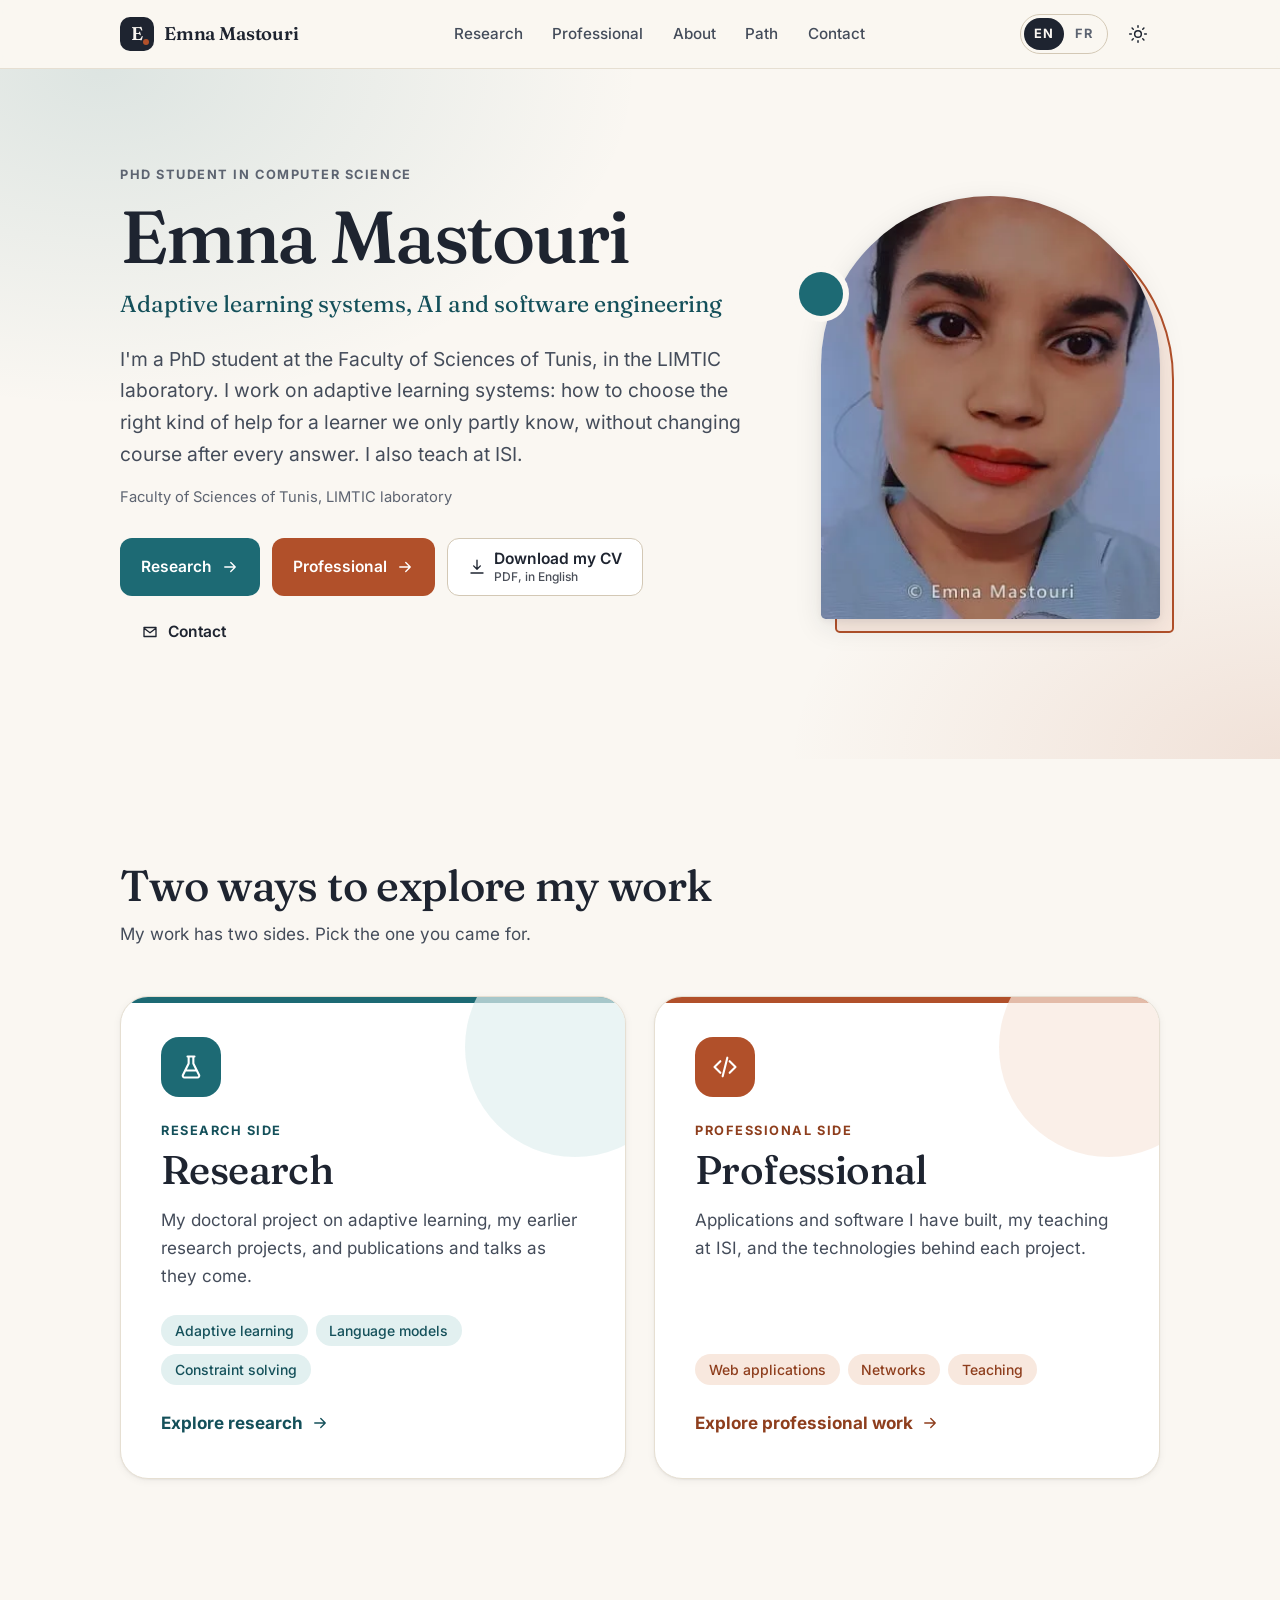
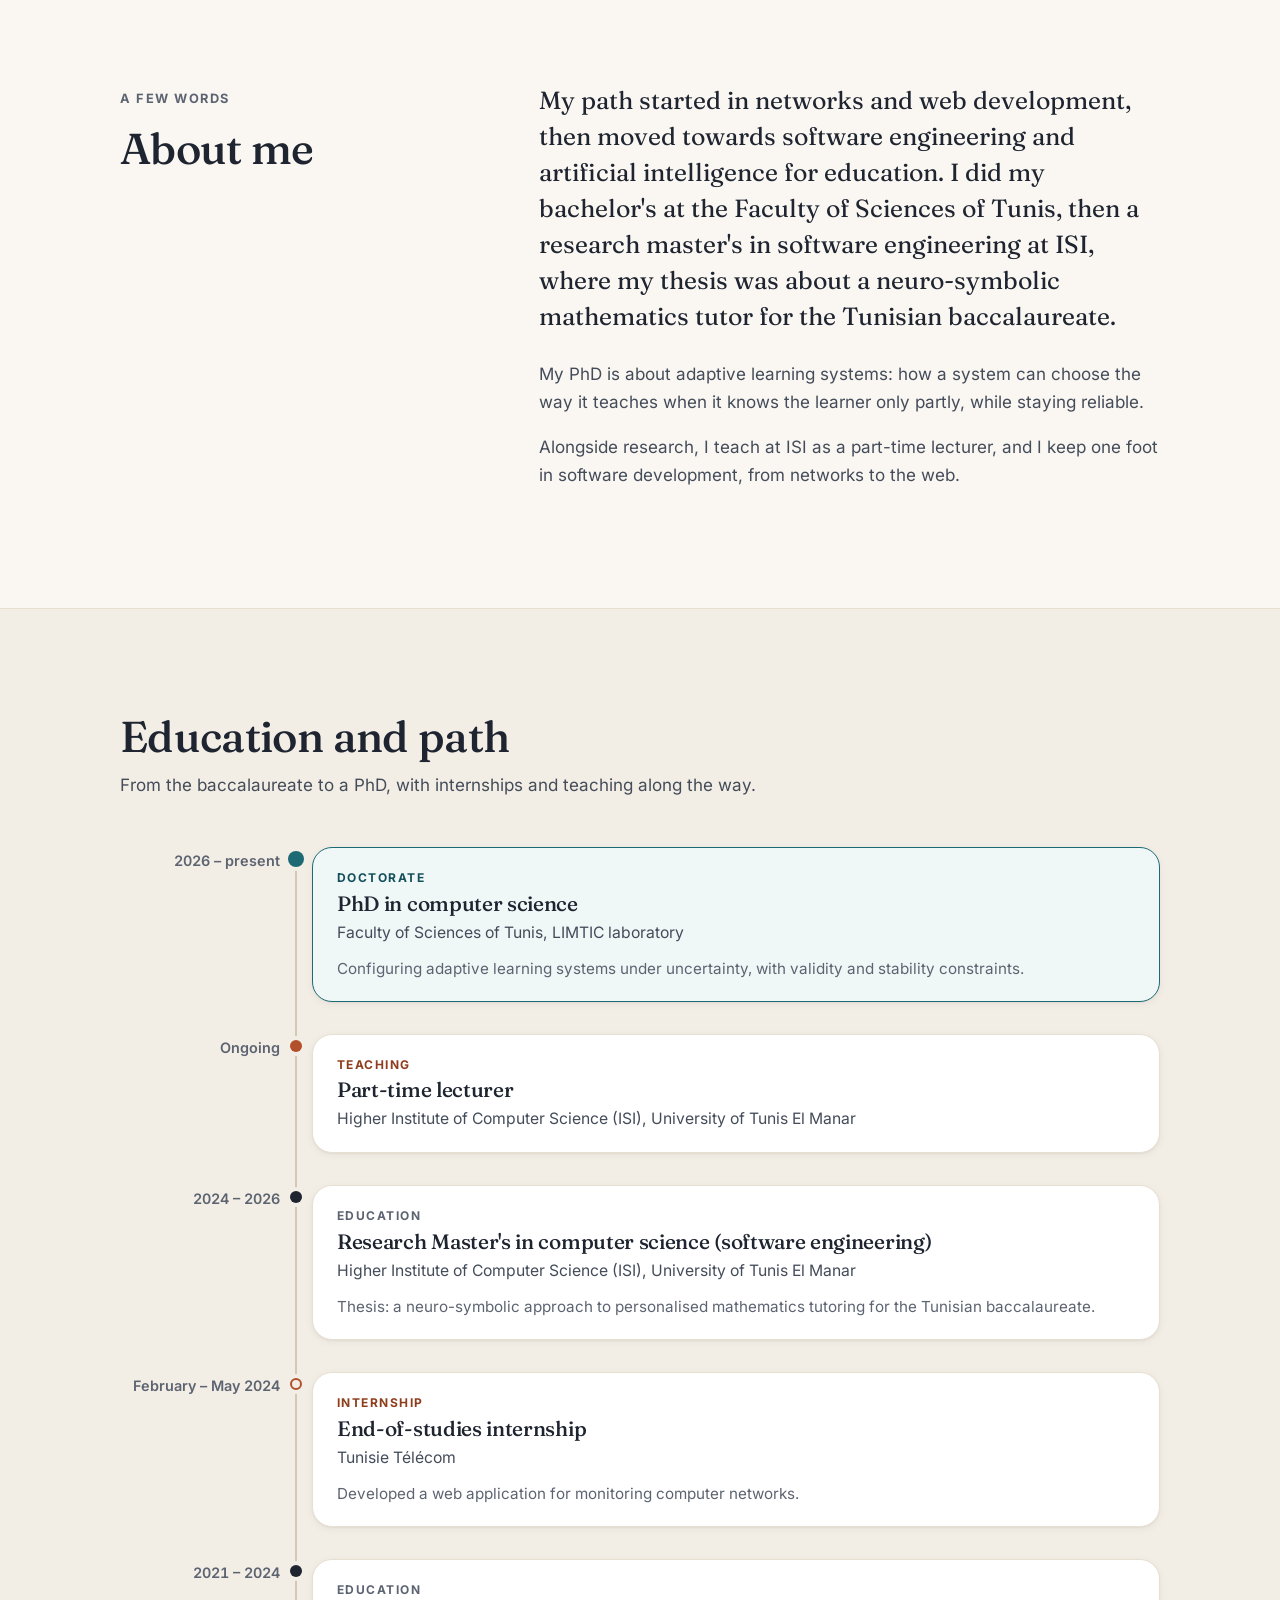
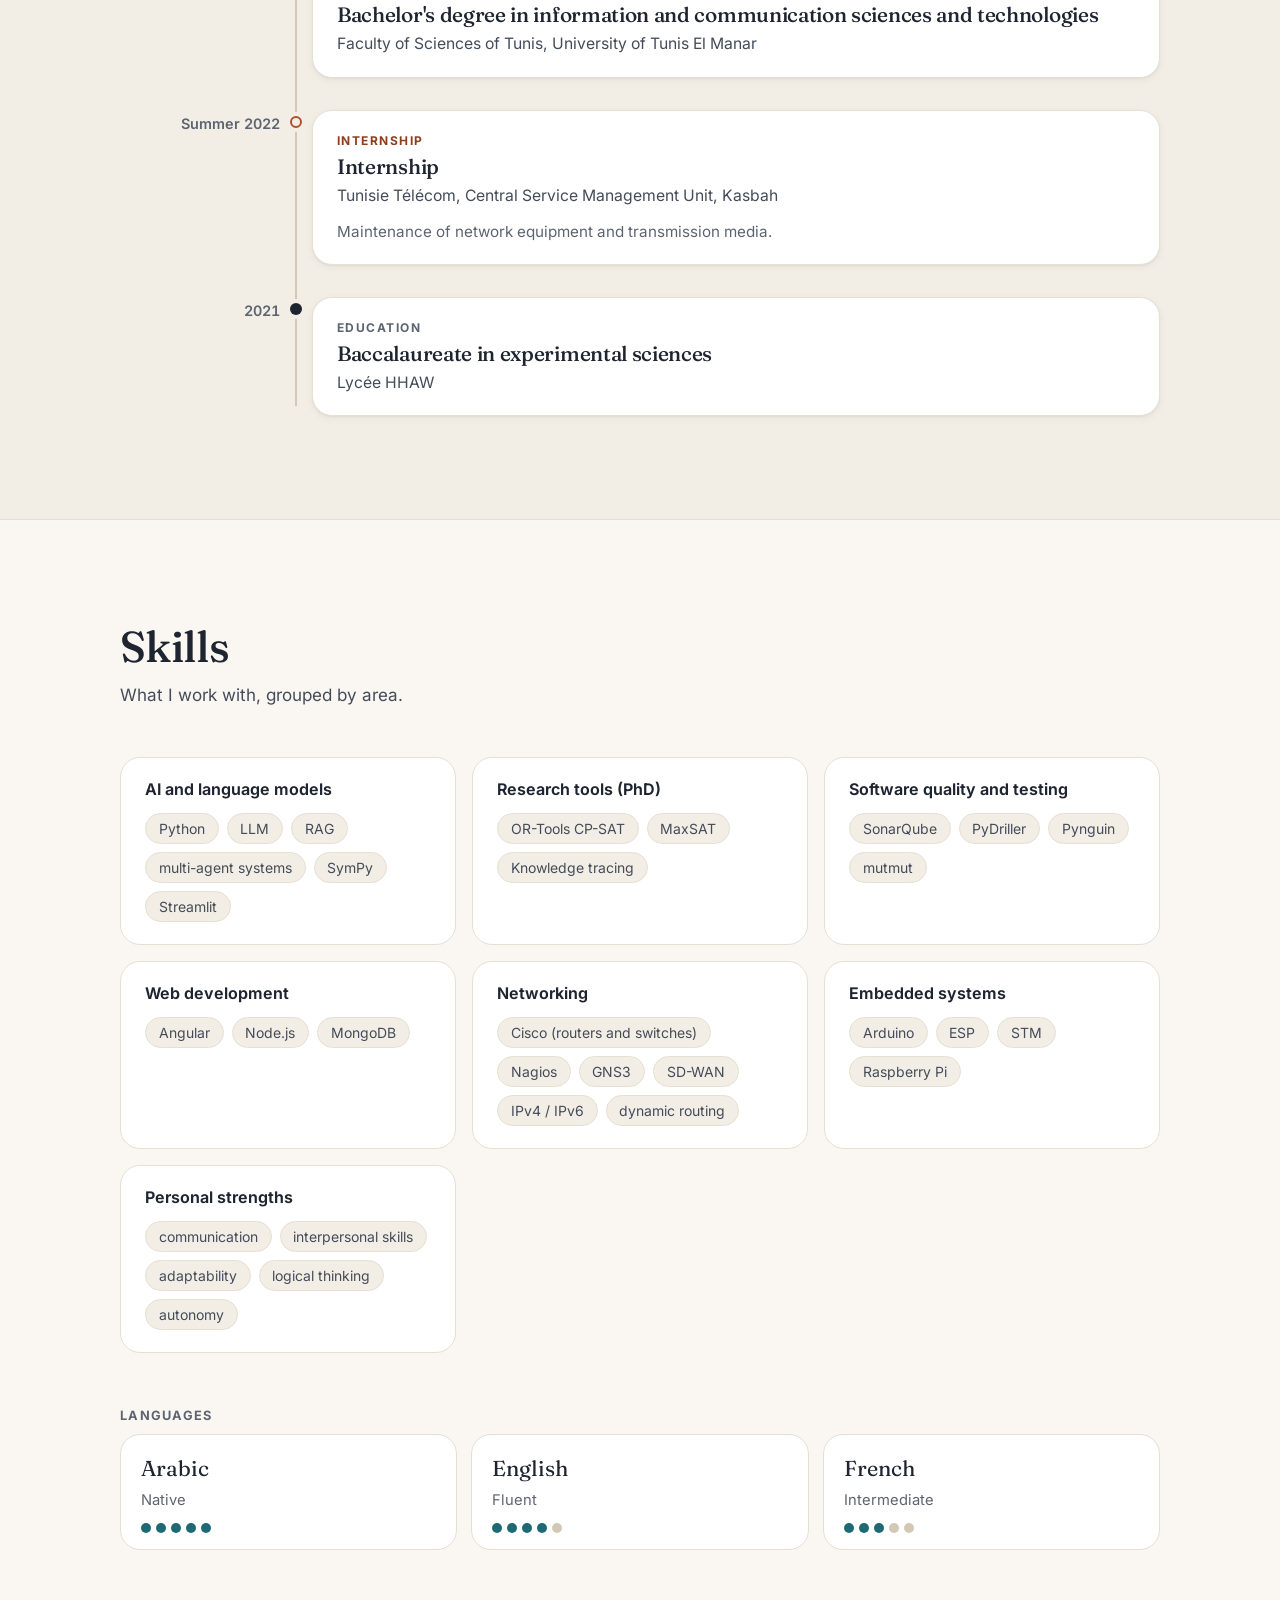
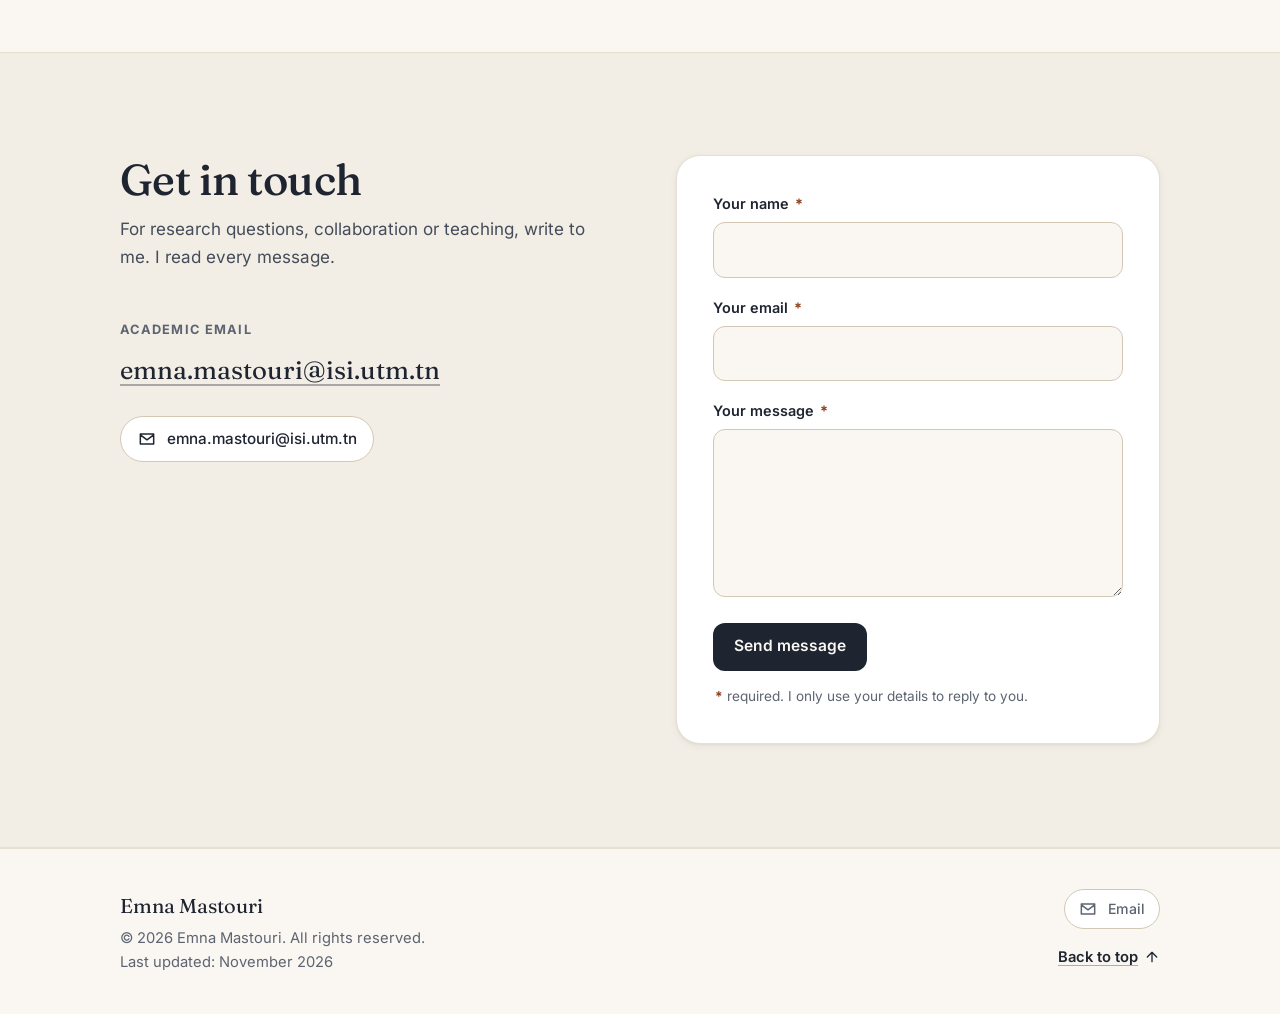
<file: index.html>
<!DOCTYPE html><html lang="en"> <head><meta charset="utf-8"><meta name="viewport" content="width=device-width, initial-scale=1"><title>Emna Mastouri</title><meta name="description" content="Emna Mastouri, PhD student in computer science / Doctorante en informatique."><meta name="google-site-verification" content="JrBzqzYTA31mHOTBTW5Am0PMlwtj9rFVFHkPRo-6_cM"><link rel="canonical" href="https://emnamastouri.github.io/"><link rel="alternate" hreflang="fr" href="https://emnamastouri.github.io/fr/"><link rel="alternate" hreflang="en" href="https://emnamastouri.github.io/en/"><link rel="alternate" hreflang="x-default" href="https://emnamastouri.github.io/"><link rel="icon" type="image/svg+xml" href="/favicon.svg"><script>(function(){const frUrl = "/fr/";
const enUrl = "/en/";

      (function () {
        var saved;
        try { saved = localStorage.getItem('lang'); } catch (e) {}
        var nav = ((navigator.languages && navigator.languages[0]) || navigator.language || 'en').toLowerCase();
        var lang = saved === 'fr' || saved === 'en' ? saved : nav.indexOf('fr') === 0 ? 'fr' : 'en';
        location.replace(lang === 'fr' ? frUrl : enUrl);
      })();
    })();</script><link rel="stylesheet" href="/_astro/_section_.ClIsd0Dl.css"></head> <body class="chooser"> <main> <h1>Emna Mastouri</h1> <p class="chooser-sub">PhD student in computer science / Doctorante en informatique</p> <p class="chooser-links"> <a class="btn btn--primary" href="/fr/" hreflang="fr" lang="fr">Français</a> <a class="btn btn--outline" href="/en/" hreflang="en" lang="en">English</a> </p> </main> </body></html>
</file>
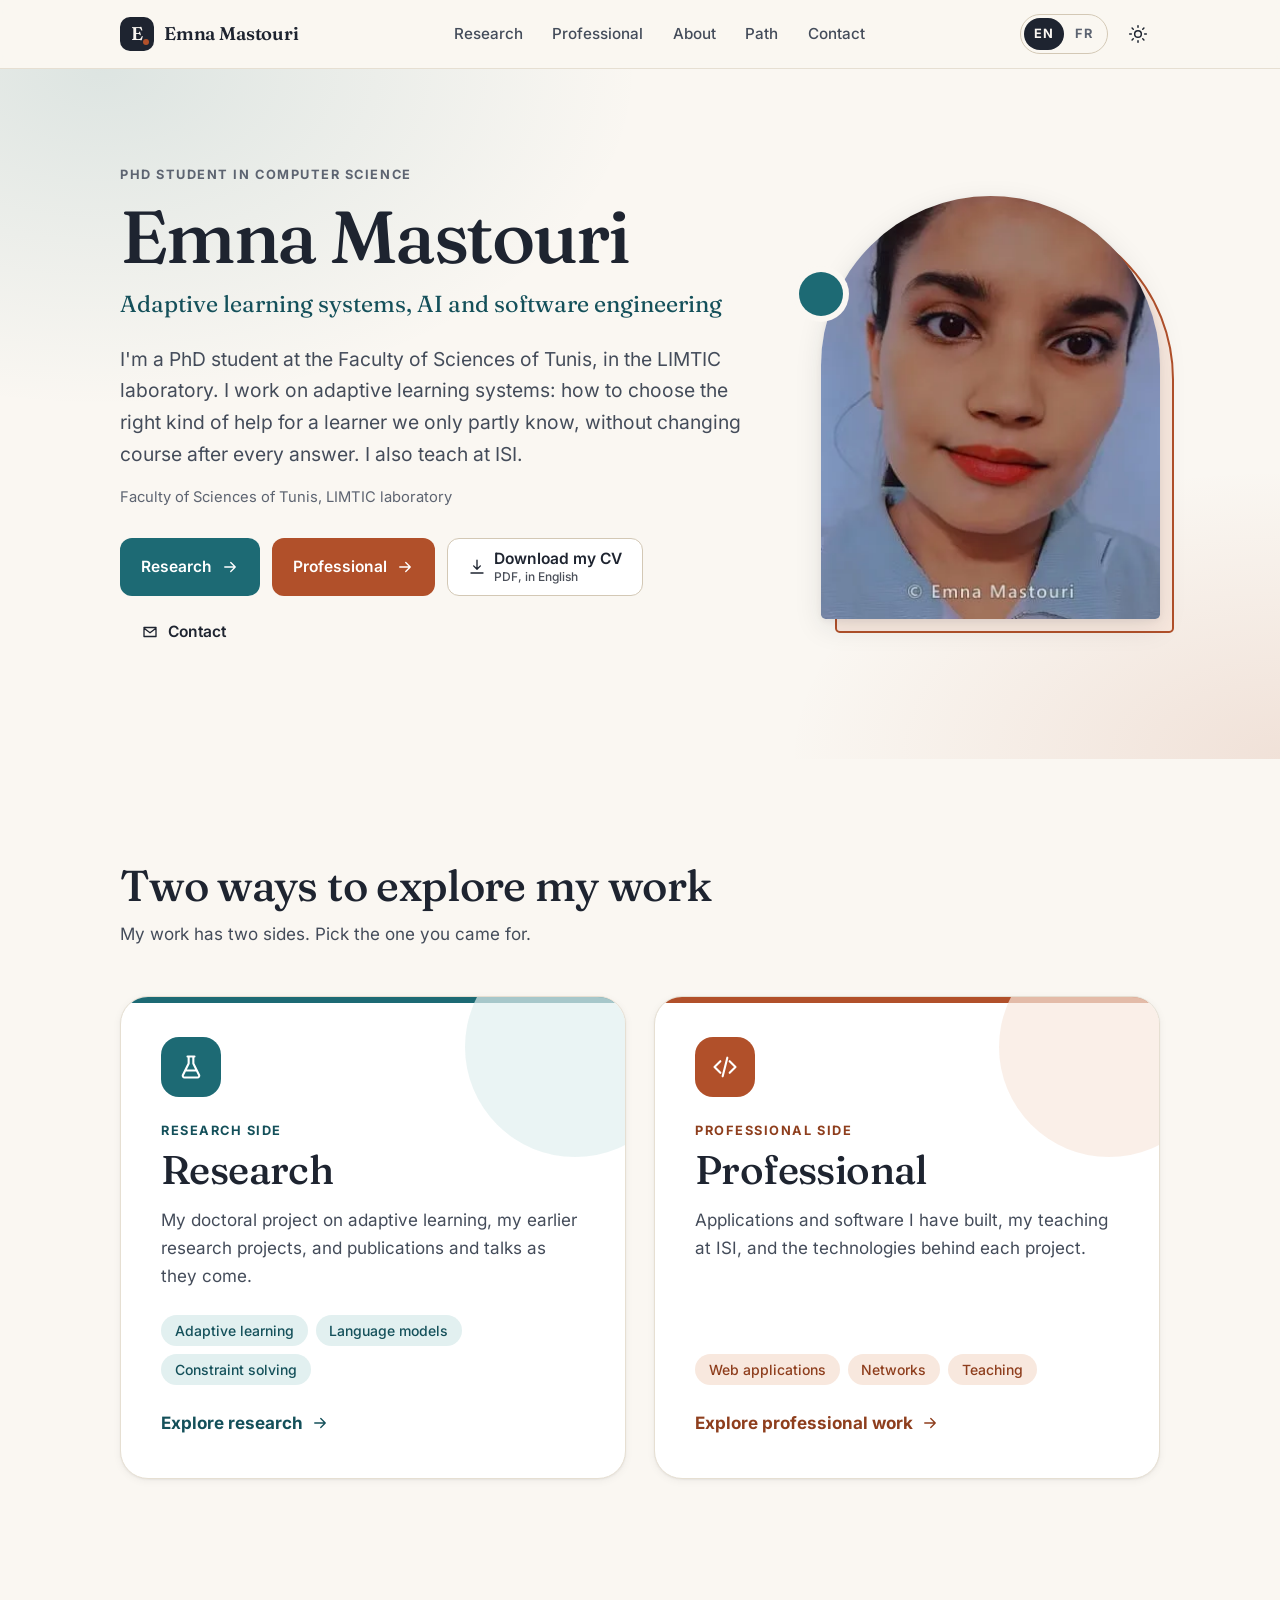
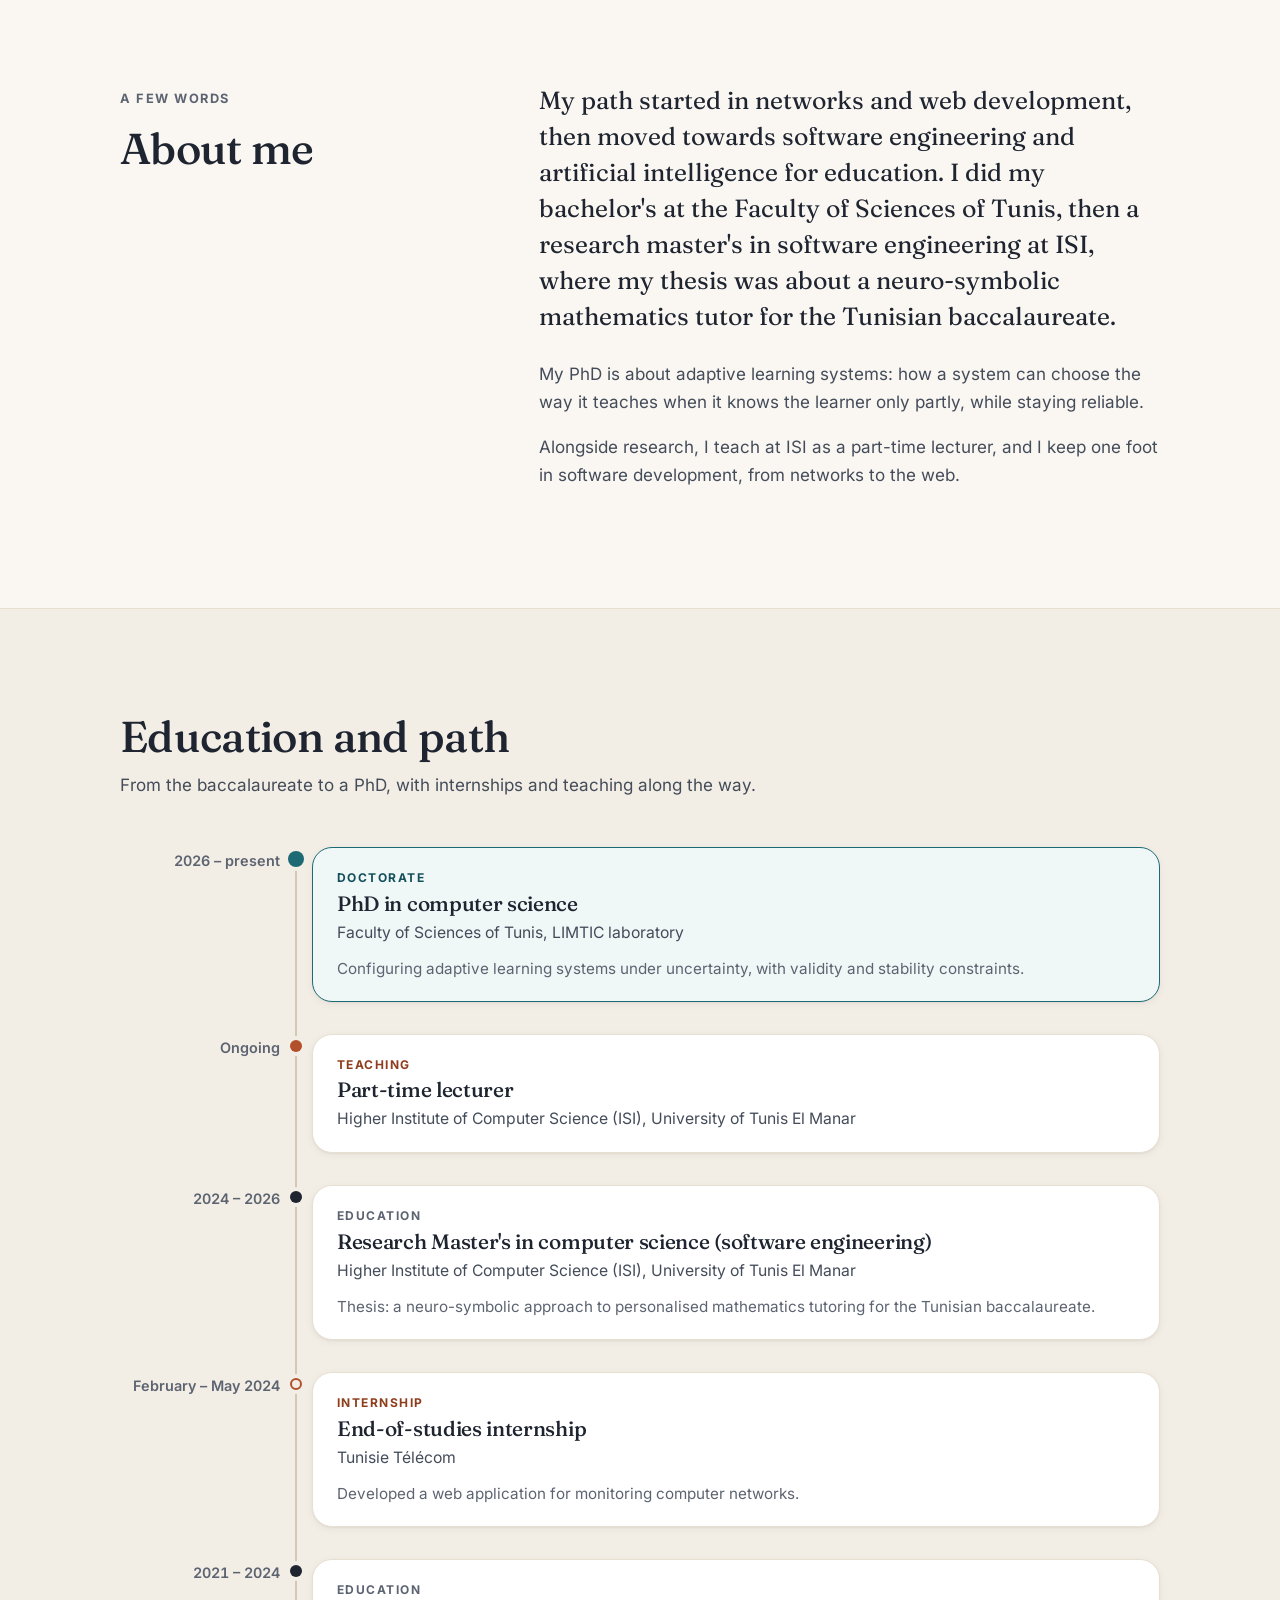
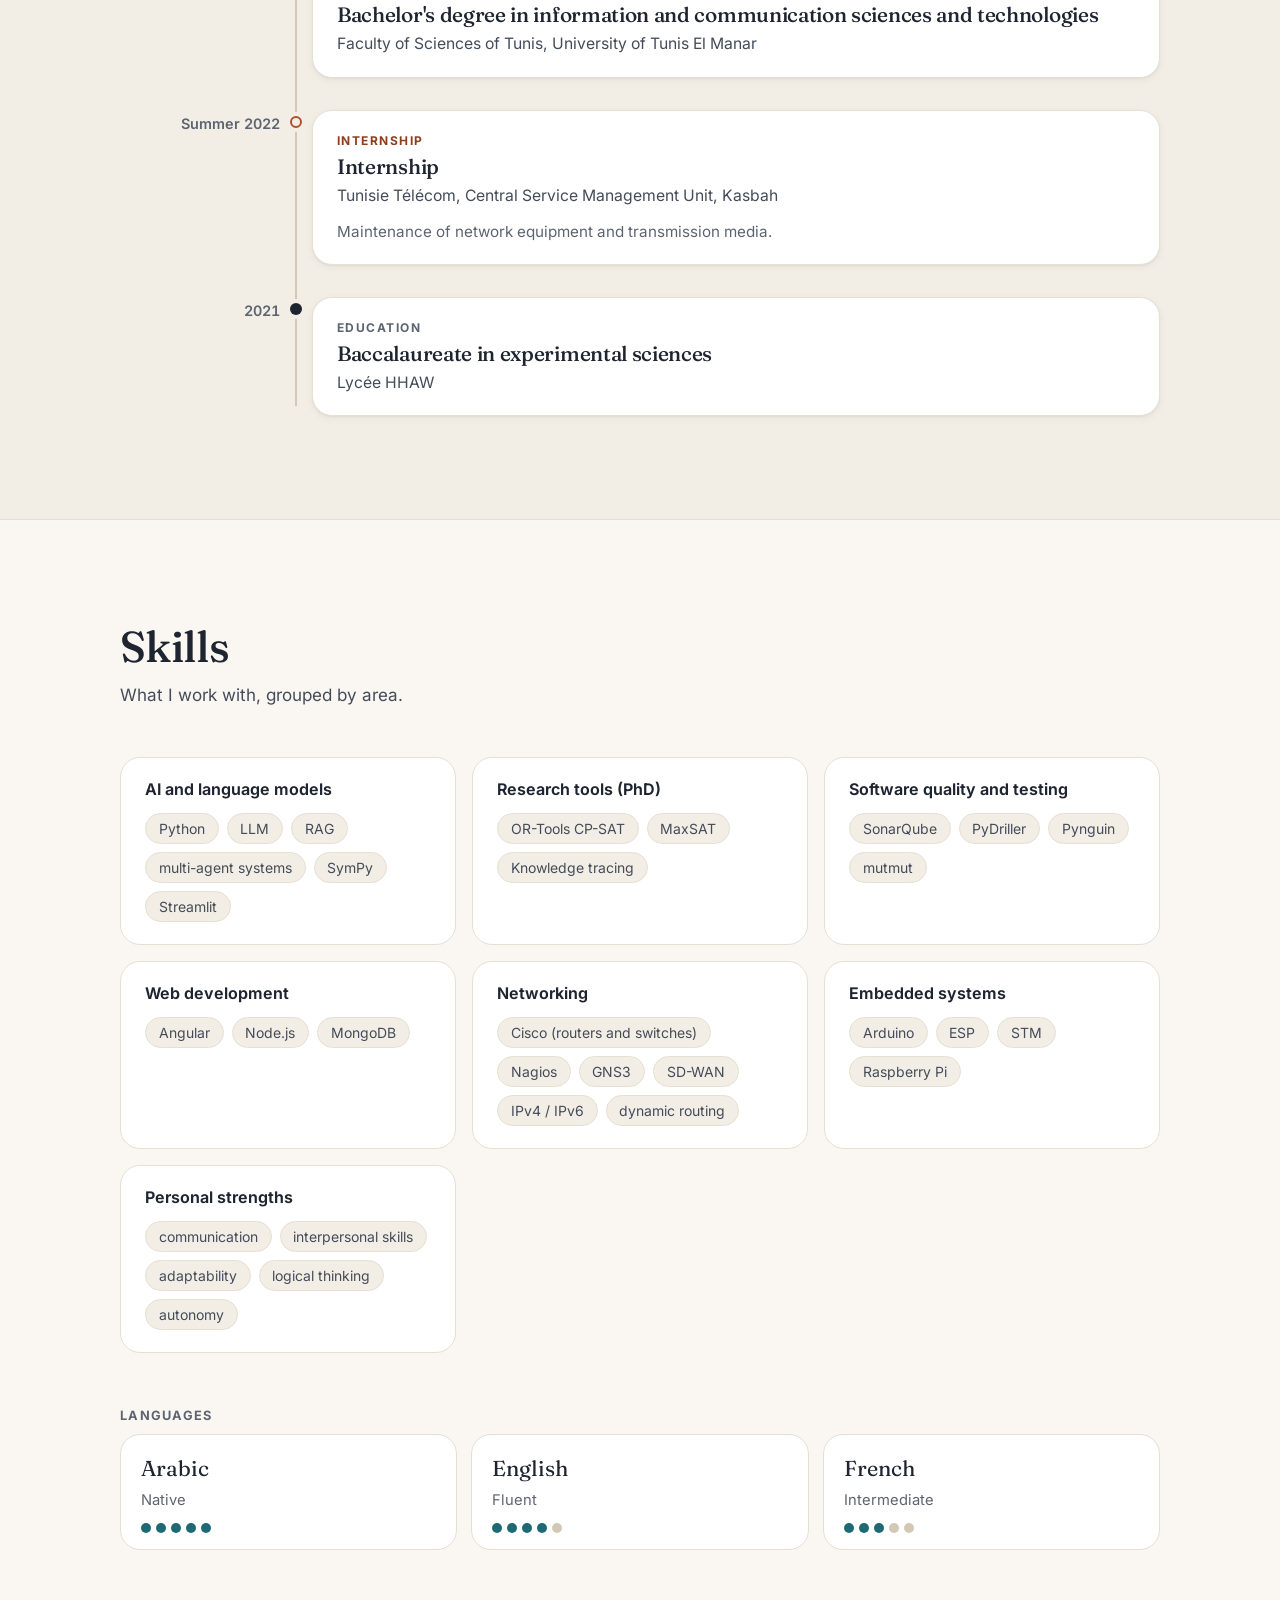
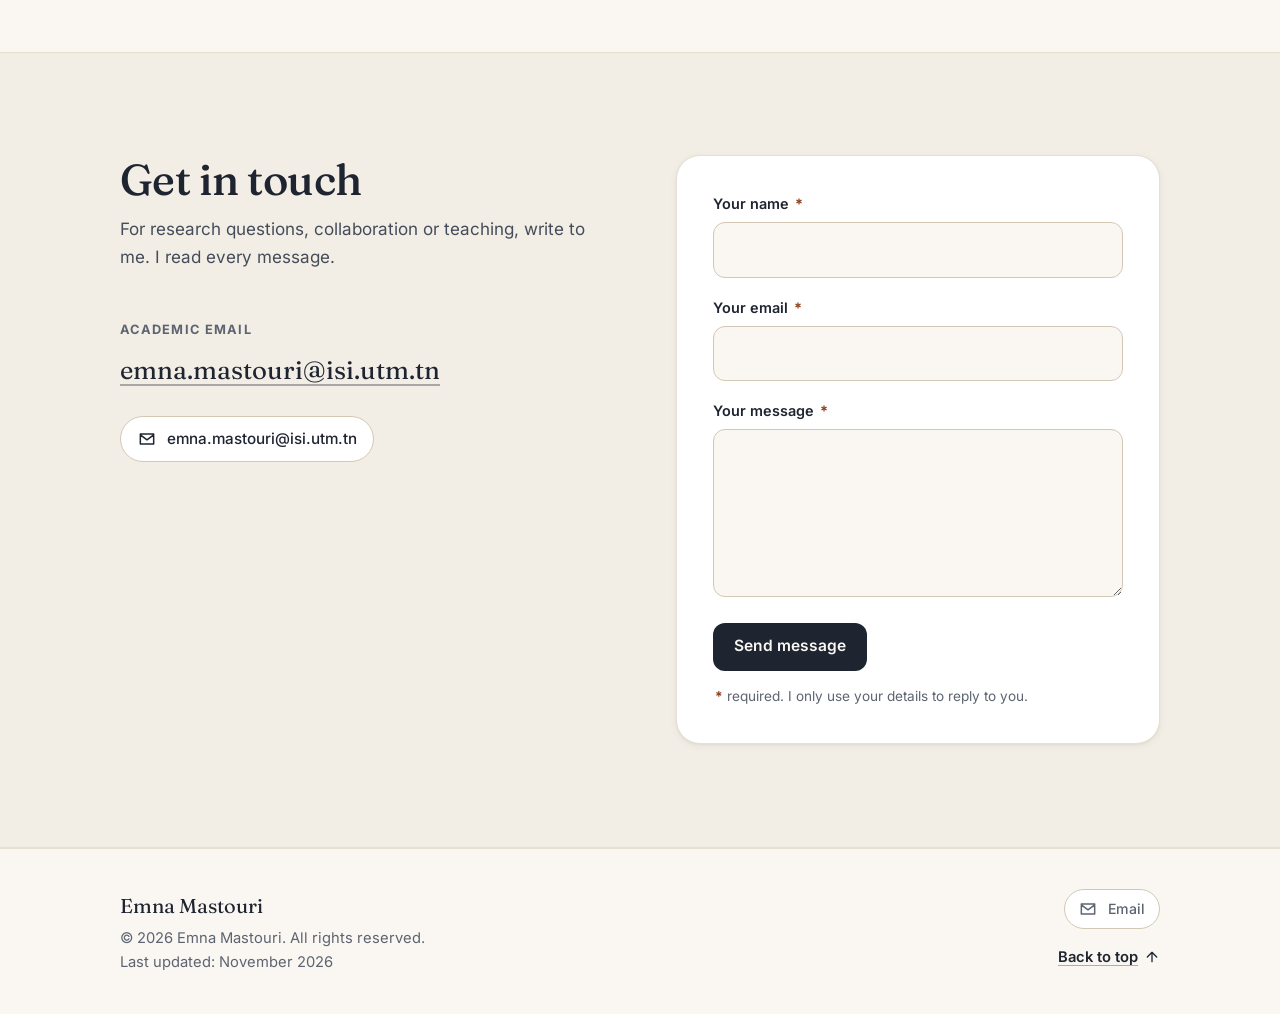
<file: en/index.html>
<!DOCTYPE html><html lang="en"> <head><meta charset="utf-8"><meta name="viewport" content="width=device-width, initial-scale=1"><title>Emna Mastouri | PhD student in computer science</title><meta name="description" content="Emna Mastouri is a PhD student in computer science at the Faculty of Sciences of Tunis (LIMTIC laboratory). Research on adaptive learning systems, software projects, and teaching at ISI."><meta name="robots" content="noimageindex"><meta name="google-site-verification" content="JrBzqzYTA31mHOTBTW5Am0PMlwtj9rFVFHkPRo-6_cM"><link rel="canonical" href="https://emnamastouri.github.io/en/"><link rel="alternate" hreflang="fr" href="https://emnamastouri.github.io/fr/"><link rel="alternate" hreflang="en" href="https://emnamastouri.github.io/en/"><link rel="alternate" hreflang="x-default" href="https://emnamastouri.github.io/"><meta property="og:type" content="website"><meta property="og:site_name" content="Emna Mastouri"><meta property="og:title" content="Emna Mastouri | PhD student in computer science"><meta property="og:description" content="Emna Mastouri is a PhD student in computer science at the Faculty of Sciences of Tunis (LIMTIC laboratory). Research on adaptive learning systems, software projects, and teaching at ISI."><meta property="og:url" content="https://emnamastouri.github.io/en/"><meta property="og:image" content="https://emnamastouri.github.io/og-image.png"><meta property="og:image:width" content="1200"><meta property="og:image:height" content="630"><meta property="og:locale" content="en_GB"><meta property="og:locale:alternate" content="fr_FR"><meta name="twitter:card" content="summary_large_image"><meta name="theme-color" content="#FAF7F2" media="(prefers-color-scheme: light)"><meta name="theme-color" content="#13161B" media="(prefers-color-scheme: dark)"><link rel="icon" type="image/svg+xml" href="/favicon.svg"><link rel="sitemap" href="/sitemap-index.xml"><!-- Applies the saved theme before the page paints (no flash) --><script>
      (function () {
        var d = document.documentElement;
        d.classList.add('js');
        try {
          var s = localStorage.getItem('theme');
          if (s === 'dark' || s === 'light') d.setAttribute('data-theme', s);
        } catch (e) {}
      })();
    </script><script type="application/ld+json">{"@context":"https://schema.org","@type":"Person","name":"Emna Mastouri","jobTitle":"PhD student in computer science","url":"https://emnamastouri.github.io/en/","image":"https://emnamastouri.github.io/_astro/photo-web.Bn2J9BeH_Z28690I.jpg","email":"emna.mastouri@isi.utm.tn","affiliation":[{"@type":"CollegeOrUniversity","name":"Faculty of Sciences of Tunis, University of Tunis El Manar"},{"@type":"Organization","name":"LIMTIC laboratory"},{"@type":"CollegeOrUniversity","name":"Higher Institute of Computer Science (ISI), University of Tunis El Manar"}],"alumniOf":[{"@type":"CollegeOrUniversity","name":"Higher Institute of Computer Science (ISI), University of Tunis El Manar"},{"@type":"CollegeOrUniversity","name":"Faculty of Sciences of Tunis, University of Tunis El Manar"}],"knowsAbout":["Adaptive learning systems","Knowledge tracing","Large language models","Constraint solving","Software engineering"]}</script><link rel="preload" as="image" href="/_astro/photo-web.Bn2J9BeH_ZlRhsf.webp" type="image/webp" fetchpriority="high"><style>@font-face{font-family:Fraunces Variable;font-style:normal;font-display:swap;font-weight:100 900;src:url(/_astro/fraunces-vietnamese-wght-normal.CnvboYUG.woff2) format("woff2-variations");unicode-range:U+0102-0103,U+0110-0111,U+0128-0129,U+0168-0169,U+01A0-01A1,U+01AF-01B0,U+0300-0301,U+0303-0304,U+0308-0309,U+0323,U+0329,U+1EA0-1EF9,U+20AB}@font-face{font-family:Fraunces Variable;font-style:normal;font-display:swap;font-weight:100 900;src:url(/_astro/fraunces-latin-ext-wght-normal.Ca2vKHc0.woff2) format("woff2-variations");unicode-range:U+0100-02BA,U+02BD-02C5,U+02C7-02CC,U+02CE-02D7,U+02DD-02FF,U+0304,U+0308,U+0329,U+1D00-1DBF,U+1E00-1E9F,U+1EF2-1EFF,U+2020,U+20A0-20AB,U+20AD-20C0,U+2113,U+2C60-2C7F,U+A720-A7FF}@font-face{font-family:Fraunces Variable;font-style:normal;font-display:swap;font-weight:100 900;src:url(/_astro/fraunces-latin-wght-normal.ukD16Tqj.woff2) format("woff2-variations");unicode-range:U+0000-00FF,U+0131,U+0152-0153,U+02BB-02BC,U+02C6,U+02DA,U+02DC,U+0304,U+0308,U+0329,U+2000-206F,U+20AC,U+2122,U+2191,U+2193,U+2212,U+2215,U+FEFF,U+FFFD}
</style>
<link rel="stylesheet" href="/_astro/_section_.ClIsd0Dl.css"></head> <body> <a class="skip-link" href="#main">Skip to content</a> <header class="site-header"> <div class="container header-inner"> <a class="brand" href="/en/" aria-label="Emna Mastouri, Home"> <span class="brand-mark" aria-hidden="true">E</span> <span class="brand-name">Emna Mastouri</span> </a> <nav id="site-nav" class="nav" aria-label="Main navigation"> <ul> <li> <a href="/en/research/" class="nav-link nav-link--research"> Research </a> </li><li> <a href="/en/professional/" class="nav-link nav-link--professional"> Professional </a> </li><li> <a href="/en/#about" class="nav-link nav-link--about"> About </a> </li><li> <a href="/en/#path" class="nav-link nav-link--path"> Path </a> </li><li> <a href="/en/#contact" class="nav-link nav-link--contact"> Contact </a> </li> </ul> </nav> <div class="header-tools"> <div class="lang-switch" role="group" aria-label="Language"> <span class="lang-opt is-current" lang="en" aria-current="true">EN</span> <a class="lang-opt" href="/fr/" hreflang="fr" lang="fr" data-set-lang="fr" aria-label="FR: Lire ce site en français" title="Lire ce site en français"> FR </a> </div> <button type="button" class="icon-btn theme-toggle" data-label-to-light="Switch to light mode" data-label-to-dark="Switch to dark mode" aria-label="Switch to dark mode"> <svg class="icon-sun" viewBox="0 0 24 24" width="20" height="20" fill="none" stroke="currentColor" stroke-width="1.8" stroke-linecap="round" aria-hidden="true"> <circle cx="12" cy="12" r="4"></circle> <path d="M12 2v2M12 20v2M4.9 4.9l1.4 1.4M17.7 17.7l1.4 1.4M2 12h2M20 12h2M4.9 19.1l1.4-1.4M17.7 6.3l1.4-1.4"></path> </svg> <svg class="icon-moon" viewBox="0 0 24 24" width="20" height="20" fill="none" stroke="currentColor" stroke-width="1.8" stroke-linecap="round" stroke-linejoin="round" aria-hidden="true"> <path d="M20 14.5A8.5 8.5 0 0 1 9.5 4a8.5 8.5 0 1 0 10.5 10.5z"></path> </svg> </button> <button type="button" class="icon-btn menu-btn" aria-expanded="false" aria-controls="site-nav" aria-label="Menu"> <svg viewBox="0 0 24 24" width="22" height="22" fill="none" stroke="currentColor" stroke-width="1.8" stroke-linecap="round" aria-hidden="true"> <path class="bars" d="M4 7h16M4 12h16M4 17h16"></path> <path class="cross" d="M6 6l12 12M18 6L6 18"></path> </svg> </button> </div> </div> </header> <script type="module">const c=document.documentElement,t=document.querySelector(".theme-toggle"),n=()=>c.getAttribute("data-theme")||(matchMedia("(prefers-color-scheme: dark)").matches?"dark":"light"),d=()=>{t&&t.setAttribute("aria-label",n()==="dark"?t.dataset.labelToLight:t.dataset.labelToDark)};d();t?.addEventListener("click",()=>{const e=n()==="dark"?"light":"dark";c.setAttribute("data-theme",e);try{localStorage.setItem("theme",e)}catch{}d()});document.querySelectorAll("[data-set-lang]").forEach(e=>{e.addEventListener("click",()=>{try{localStorage.setItem("lang",e.dataset.setLang)}catch{}})});const a=document.querySelector(".menu-btn"),s=document.querySelector(".site-header"),r=e=>{s?.classList.toggle("menu-open",e),a?.setAttribute("aria-expanded",String(e))};a?.addEventListener("click",()=>r(a.getAttribute("aria-expanded")!=="true"));document.querySelectorAll("#site-nav a").forEach(e=>e.addEventListener("click",()=>r(!1)));document.addEventListener("keydown",e=>{e.key==="Escape"&&a?.getAttribute("aria-expanded")==="true"&&(r(!1),a.focus())});</script> <main id="main" tabindex="-1">   <section class="hero" aria-labelledby="hero-title"> <div class="container hero-grid"> <div class="hero-photo"> <div class="photo-frame" role="img" aria-label="Portrait of Emna Mastouri"> <div class="photo-img" style="background-image:url(/_astro/photo-web.Bn2J9BeH_1yWdmH.jpg);background-image:image-set(url(/_astro/photo-web.Bn2J9BeH_ZlRhsf.webp) type('image/webp'), url(/_astro/photo-web.Bn2J9BeH_1yWdmH.jpg) type('image/jpeg'))"></div> </div> </div> <div class="hero-text"> <p class="eyebrow">PhD student in computer science</p> <h1 id="hero-title">Emna Mastouri</h1> <p class="hero-subtitle">Adaptive learning systems, AI and software engineering</p> <p class="hero-intro">I&#39;m a PhD student at the Faculty of Sciences of Tunis, in the LIMTIC laboratory. I work on adaptive learning systems: how to choose the right kind of help for a learner we only partly know, without changing course after every answer. I also teach at ISI.</p> <p class="hero-affil">Faculty of Sciences of Tunis, LIMTIC laboratory</p> <div class="hero-actions"> <a class="btn btn--research" href="/en/research/"> Research <svg viewBox="0 0 24 24" width="18" height="18" fill="none" stroke="currentColor" stroke-width="1.8" stroke-linecap="round" stroke-linejoin="round" aria-hidden="true" focusable="false"><path d="M5 12h14m0 0l-6-6m6 6l-6 6"></path></svg> </a> <a class="btn btn--pro" href="/en/professional/"> Professional <svg viewBox="0 0 24 24" width="18" height="18" fill="none" stroke="currentColor" stroke-width="1.8" stroke-linecap="round" stroke-linejoin="round" aria-hidden="true" focusable="false"><path d="M5 12h14m0 0l-6-6m6 6l-6 6"></path></svg> </a> <a class="btn btn--outline" href="/cv/Emna_Mastouri_CV_en.pdf" download> <svg viewBox="0 0 24 24" width="18" height="18" fill="none" stroke="currentColor" stroke-width="1.8" stroke-linecap="round" stroke-linejoin="round" aria-hidden="true" focusable="false"><path d="M12 3v12m0 0l-4.5-4.5M12 15l4.5-4.5M4 20h16"></path></svg> <span>Download my CV <small>PDF, in English</small></span> </a> <a class="btn btn--ghost" href="#contact"> <svg viewBox="0 0 24 24" width="18" height="18" fill="none" stroke="currentColor" stroke-width="1.8" stroke-linecap="round" stroke-linejoin="round" aria-hidden="true" focusable="false"><path d="M4 6h16v12H4zM4 7l8 6 8-6"></path></svg> Contact </a> </div> </div> </div> </section> <script type="module">const r=document.querySelector(".photo-frame");["contextmenu","dragstart","selectstart","copy"].forEach(e=>r?.addEventListener(e,t=>t.preventDefault()));</script> <section class="section sides" id="sides" aria-labelledby="sides-title"> <div class="container"> <header class="section-head"> <h2 id="sides-title">Two ways to explore my work</h2> <p>My work has two sides. Pick the one you came for.</p> </header> <div class="side-grid"> <article class="side-card side-card--research"> <div class="side-icon" aria-hidden="true"> <svg viewBox="0 0 24 24" width="28" height="28" fill="none" stroke="currentColor" stroke-width="1.8" stroke-linecap="round" stroke-linejoin="round" aria-hidden="true" focusable="false"><path d="M9 3h6M10 3v6L5 19a1.5 1.5 0 0 0 1.4 2h11.2A1.5 1.5 0 0 0 19 19l-5-10V3M7.5 15h9"></path></svg> </div> <p class="side-label">Research side</p> <h3> <a class="stretched" href="/en/research/"> Research </a> </h3> <p class="side-text">My doctoral project on adaptive learning, my earlier research projects, and publications and talks as they come.</p> <ul class="chips"> <li>Adaptive learning</li><li>Language models</li><li>Constraint solving</li> </ul> <span class="side-cta"> Explore research <svg viewBox="0 0 24 24" width="18" height="18" fill="none" stroke="currentColor" stroke-width="1.8" stroke-linecap="round" stroke-linejoin="round" aria-hidden="true" focusable="false"><path d="M5 12h14m0 0l-6-6m6 6l-6 6"></path></svg> </span> </article><article class="side-card side-card--professional"> <div class="side-icon" aria-hidden="true"> <svg viewBox="0 0 24 24" width="28" height="28" fill="none" stroke="currentColor" stroke-width="1.8" stroke-linecap="round" stroke-linejoin="round" aria-hidden="true" focusable="false"><path d="M8 7l-5 5 5 5M16 7l5 5-5 5M14 4l-4 16"></path></svg> </div> <p class="side-label">Professional side</p> <h3> <a class="stretched" href="/en/professional/"> Professional </a> </h3> <p class="side-text">Applications and software I have built, my teaching at ISI, and the technologies behind each project.</p> <ul class="chips"> <li>Web applications</li><li>Networks</li><li>Teaching</li> </ul> <span class="side-cta"> Explore professional work <svg viewBox="0 0 24 24" width="18" height="18" fill="none" stroke="currentColor" stroke-width="1.8" stroke-linecap="round" stroke-linejoin="round" aria-hidden="true" focusable="false"><path d="M5 12h14m0 0l-6-6m6 6l-6 6"></path></svg> </span> </article> </div> </div> </section> <section class="section" id="about" aria-labelledby="about-title"> <div class="container narrow-grid"> <header class="section-head section-head--side"> <p class="eyebrow">A few words</p> <h2 id="about-title">About me</h2> </header> <div class="prose"> <p class="lead">My path started in networks and web development, then moved towards software engineering and artificial intelligence for education. I did my bachelor&#39;s at the Faculty of Sciences of Tunis, then a research master&#39;s in software engineering at ISI, where my thesis was about a neuro-symbolic mathematics tutor for the Tunisian baccalaureate.</p><p>My PhD is about adaptive learning systems: how a system can choose the way it teaches when it knows the learner only partly, while staying reliable.</p><p>Alongside research, I teach at ISI as a part-time lecturer, and I keep one foot in software development, from networks to the web.</p> </div> </div> </section> <section class="section section--tint" id="path" aria-labelledby="path-title"> <div class="container"> <header class="section-head"> <h2 id="path-title">Education and path</h2> <p>From the baccalaureate to a PhD, with internships and teaching along the way.</p> </header> <ol class="timeline"> <li class="tl-item tl-item--phd"> <p class="tl-when">2026 – present</p> <div class="tl-card"> <p class="tl-kind">Doctorate</p> <h3>PhD in computer science</h3> <p class="tl-place">Faculty of Sciences of Tunis, LIMTIC laboratory</p> <p class="tl-text">Configuring adaptive learning systems under uncertainty, with validity and stability constraints.</p> </div> </li><li class="tl-item tl-item--teaching"> <p class="tl-when">Ongoing</p> <div class="tl-card"> <p class="tl-kind">Teaching</p> <h3>Part-time lecturer</h3> <p class="tl-place">Higher Institute of Computer Science (ISI), University of Tunis El Manar</p>  </div> </li><li class="tl-item tl-item--education"> <p class="tl-when">2024 – 2026</p> <div class="tl-card"> <p class="tl-kind">Education</p> <h3>Research Master&#39;s in computer science (software engineering)</h3> <p class="tl-place">Higher Institute of Computer Science (ISI), University of Tunis El Manar</p> <p class="tl-text">Thesis: a neuro-symbolic approach to personalised mathematics tutoring for the Tunisian baccalaureate.</p> </div> </li><li class="tl-item tl-item--work"> <p class="tl-when">February – May 2024</p> <div class="tl-card"> <p class="tl-kind">Internship</p> <h3>End-of-studies internship</h3> <p class="tl-place">Tunisie Télécom</p> <p class="tl-text">Developed a web application for monitoring computer networks.</p> </div> </li><li class="tl-item tl-item--education"> <p class="tl-when">2021 – 2024</p> <div class="tl-card"> <p class="tl-kind">Education</p> <h3>Bachelor&#39;s degree in information and communication sciences and technologies</h3> <p class="tl-place">Faculty of Sciences of Tunis, University of Tunis El Manar</p>  </div> </li><li class="tl-item tl-item--work"> <p class="tl-when">Summer 2022</p> <div class="tl-card"> <p class="tl-kind">Internship</p> <h3>Internship</h3> <p class="tl-place">Tunisie Télécom, Central Service Management Unit, Kasbah</p> <p class="tl-text">Maintenance of network equipment and transmission media.</p> </div> </li><li class="tl-item tl-item--education"> <p class="tl-when">2021</p> <div class="tl-card"> <p class="tl-kind">Education</p> <h3>Baccalaureate in experimental sciences</h3> <p class="tl-place">Lycée HHAW</p>  </div> </li> </ol> </div> </section> <section class="section" id="skills" aria-labelledby="skills-title"> <div class="container"> <header class="section-head"> <h2 id="skills-title">Skills</h2> <p>What I work with, grouped by area.</p> </header> <div class="skill-grid"> <article class="skill-card"> <h3>AI and language models</h3> <ul class="chips"> <li>Python</li><li>LLM</li><li>RAG</li><li>multi-agent systems</li><li>SymPy</li><li>Streamlit</li> </ul> </article><article class="skill-card"> <h3>Research tools (PhD)</h3> <ul class="chips"> <li>OR-Tools CP-SAT</li><li>MaxSAT</li><li>Knowledge tracing</li> </ul> </article><article class="skill-card"> <h3>Software quality and testing</h3> <ul class="chips"> <li>SonarQube</li><li>PyDriller</li><li>Pynguin</li><li>mutmut</li> </ul> </article><article class="skill-card"> <h3>Web development</h3> <ul class="chips"> <li>Angular</li><li>Node.js</li><li>MongoDB</li> </ul> </article><article class="skill-card"> <h3>Networking</h3> <ul class="chips"> <li>Cisco (routers and switches)</li><li>Nagios</li><li>GNS3</li><li>SD-WAN</li><li>IPv4 / IPv6</li><li>dynamic routing</li> </ul> </article><article class="skill-card"> <h3>Embedded systems</h3> <ul class="chips"> <li>Arduino</li><li>ESP</li><li>STM</li><li>Raspberry Pi</li> </ul> </article><article class="skill-card"> <h3>Personal strengths</h3> <ul class="chips"> <li>communication</li><li>interpersonal skills</li><li>adaptability</li><li>logical thinking</li><li>autonomy</li> </ul> </article> </div> <div class="lang-block" aria-labelledby="languages-title"> <h3 id="languages-title" class="mini-title">Languages</h3> <ul class="language-list"> <li class="language"> <span class="language-name">Arabic</span> <span class="language-level">Native</span> <span class="dots" aria-hidden="true"> <i class="on"></i><i class="on"></i><i class="on"></i><i class="on"></i><i class="on"></i> </span> </li><li class="language"> <span class="language-name">English</span> <span class="language-level">Fluent</span> <span class="dots" aria-hidden="true"> <i class="on"></i><i class="on"></i><i class="on"></i><i class="on"></i><i class></i> </span> </li><li class="language"> <span class="language-name">French</span> <span class="language-level">Intermediate</span> <span class="dots" aria-hidden="true"> <i class="on"></i><i class="on"></i><i class="on"></i><i class></i><i class></i> </span> </li> </ul> </div> </div> </section> <section class="section section--tint" id="contact" aria-labelledby="contact-title"> <div class="container contact-grid"> <div> <header class="section-head"> <h2 id="contact-title">Get in touch</h2> <p>For research questions, collaboration or teaching, write to me. I read every message.</p> </header> <p class="contact-mail"> <span class="mini-title">Academic email</span> <a href="mailto:emna.mastouri@isi.utm.tn">emna.mastouri@isi.utm.tn</a> </p> <ul class="social"> <li> <a class="social-link" href="mailto:emna.mastouri@isi.utm.tn"> <svg viewBox="0 0 24 24" width="20" height="20" fill="none" stroke="currentColor" stroke-width="1.8" stroke-linecap="round" stroke-linejoin="round" aria-hidden="true" focusable="false"><path d="M4 6h16v12H4zM4 7l8 6 8-6"></path></svg> <span class="social-text">emna.mastouri@isi.utm.tn</span> </a> </li>  </ul> </div> <form class="contact-form" id="contact-form" method="post" action="https://api.web3forms.com/submit" data-form data-subject="Portfolio contact from" data-email="emna.mastouri@isi.utm.tn" data-ready="yes" data-sent="Thank you, your message has been sent. I will reply as soon as I can." data-error="Sorry, the message could not be sent. Please write to me directly at the address above." data-sending="Sending…" data-send="Send message" data-mailto="Your email app will open with the message ready to send."> <input type="hidden" name="access_key" value="b0537a9e-2e2f-4dcd-8f90-206f8c5cb095"> <input type="checkbox" name="botcheck" class="hp" tabindex="-1" autocomplete="off" aria-hidden="true"> <div class="field"> <label for="c-name">Your name <span class="req" aria-hidden="true">*</span></label> <input id="c-name" name="name" type="text" required autocomplete="name"> </div> <div class="field"> <label for="c-email">Your email <span class="req" aria-hidden="true">*</span></label> <input id="c-email" name="email" type="email" required autocomplete="email"> </div> <div class="field"> <label for="c-message">Your message <span class="req" aria-hidden="true">*</span></label> <textarea id="c-message" name="message" rows="5" required></textarea> </div> <button type="submit" class="btn btn--primary">Send message</button> <p class="form-note"><span class="req" aria-hidden="true">*</span> required. I only use your details to reply to you.</p> <p class="form-status" role="status" aria-live="polite"></p> </form> </div> </section> <script type="module" src="/_astro/Contact.astro_astro_type_script_index_0_lang.DWQLCaNE.js"></script>  </main> <footer class="site-footer"> <div class="container footer-inner"> <div> <p class="footer-name">Emna Mastouri</p> <p class="footer-meta">© 2026 Emna Mastouri. All rights reserved.</p> <p class="footer-meta">Last updated: November 2026</p> </div> <div class="footer-side"> <ul class="social social--compact"> <li> <a class="social-link" href="mailto:emna.mastouri@isi.utm.tn"> <svg viewBox="0 0 24 24" width="20" height="20" fill="none" stroke="currentColor" stroke-width="1.8" stroke-linecap="round" stroke-linejoin="round" aria-hidden="true" focusable="false"><path d="M4 6h16v12H4zM4 7l8 6 8-6"></path></svg> <span class="social-text">Email</span> </a> </li>  </ul> <a class="to-top" href="#main"> Back to top <svg viewBox="0 0 24 24" width="16" height="16" fill="none" stroke="currentColor" stroke-width="2" stroke-linecap="round" stroke-linejoin="round" aria-hidden="true"><path d="M12 19V5M5 12l7-7 7 7"></path></svg> </a> </div> </div> </footer> </body></html>
</file>
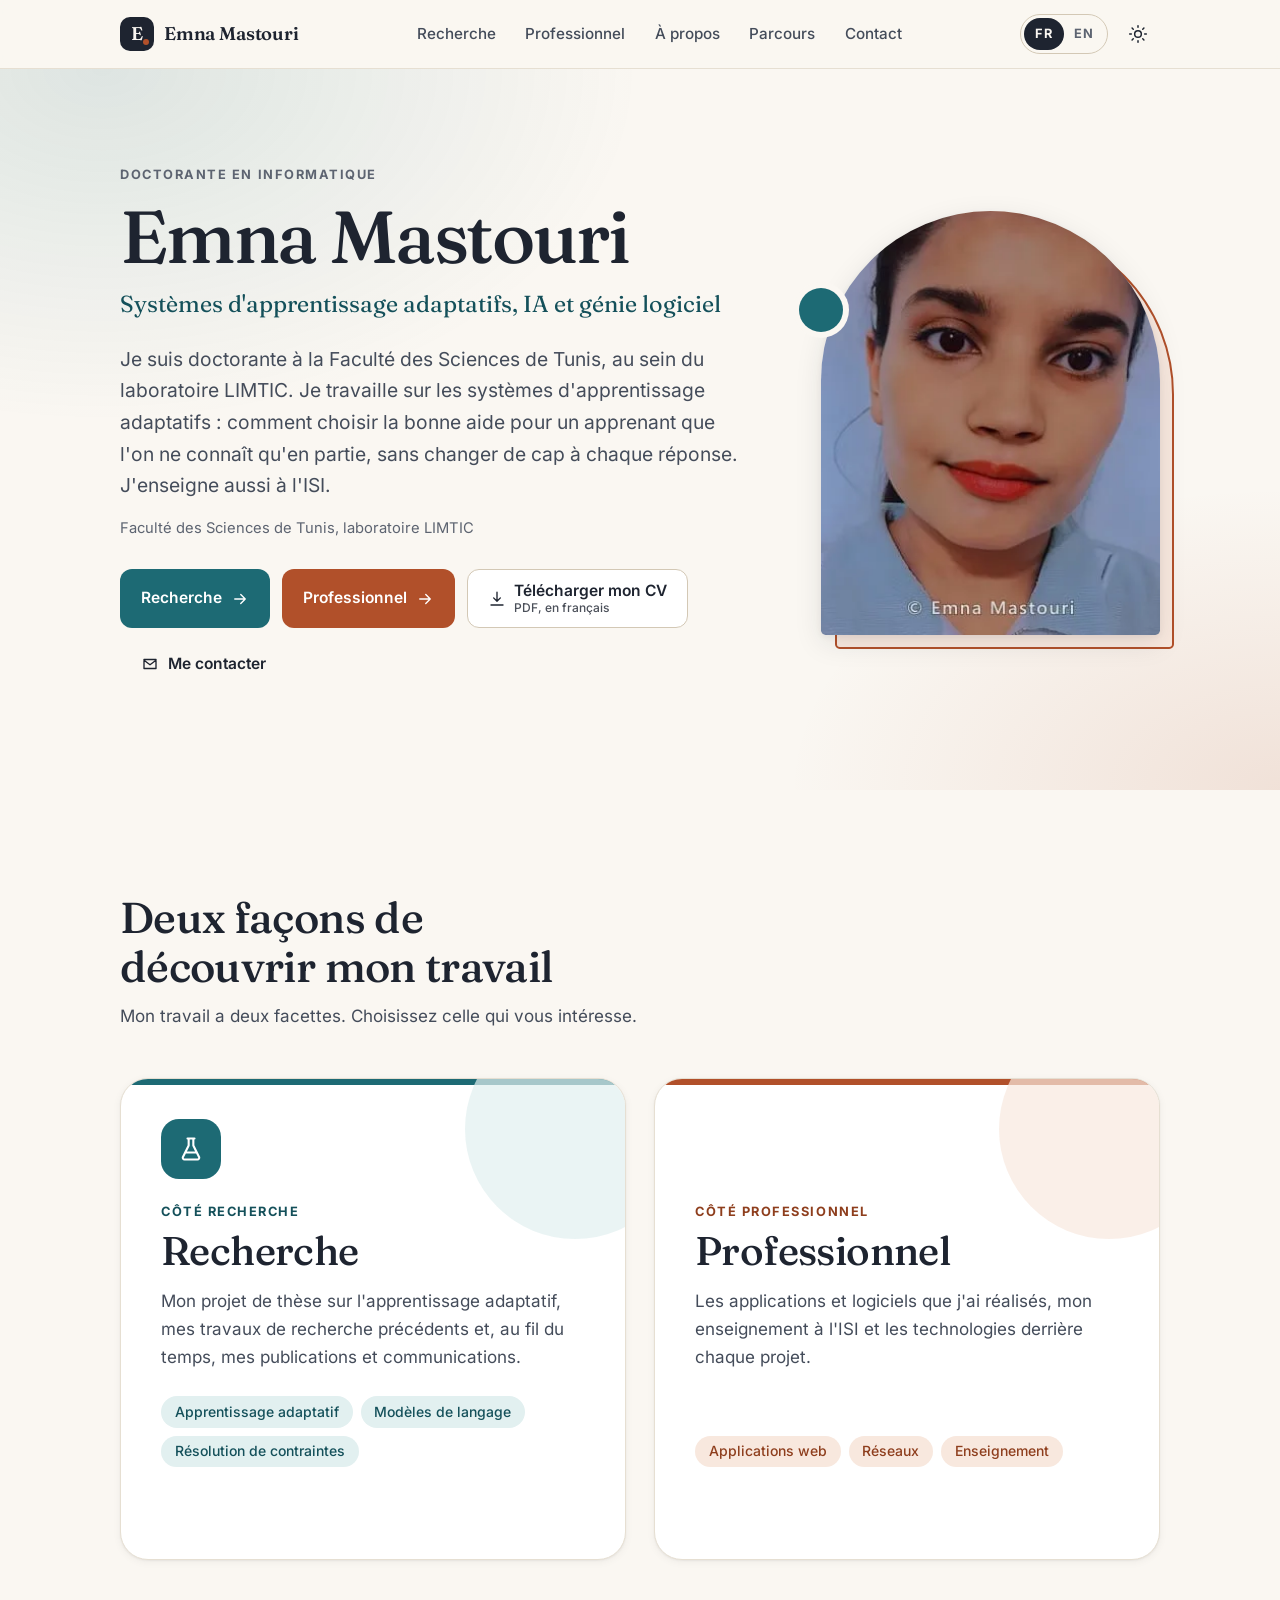
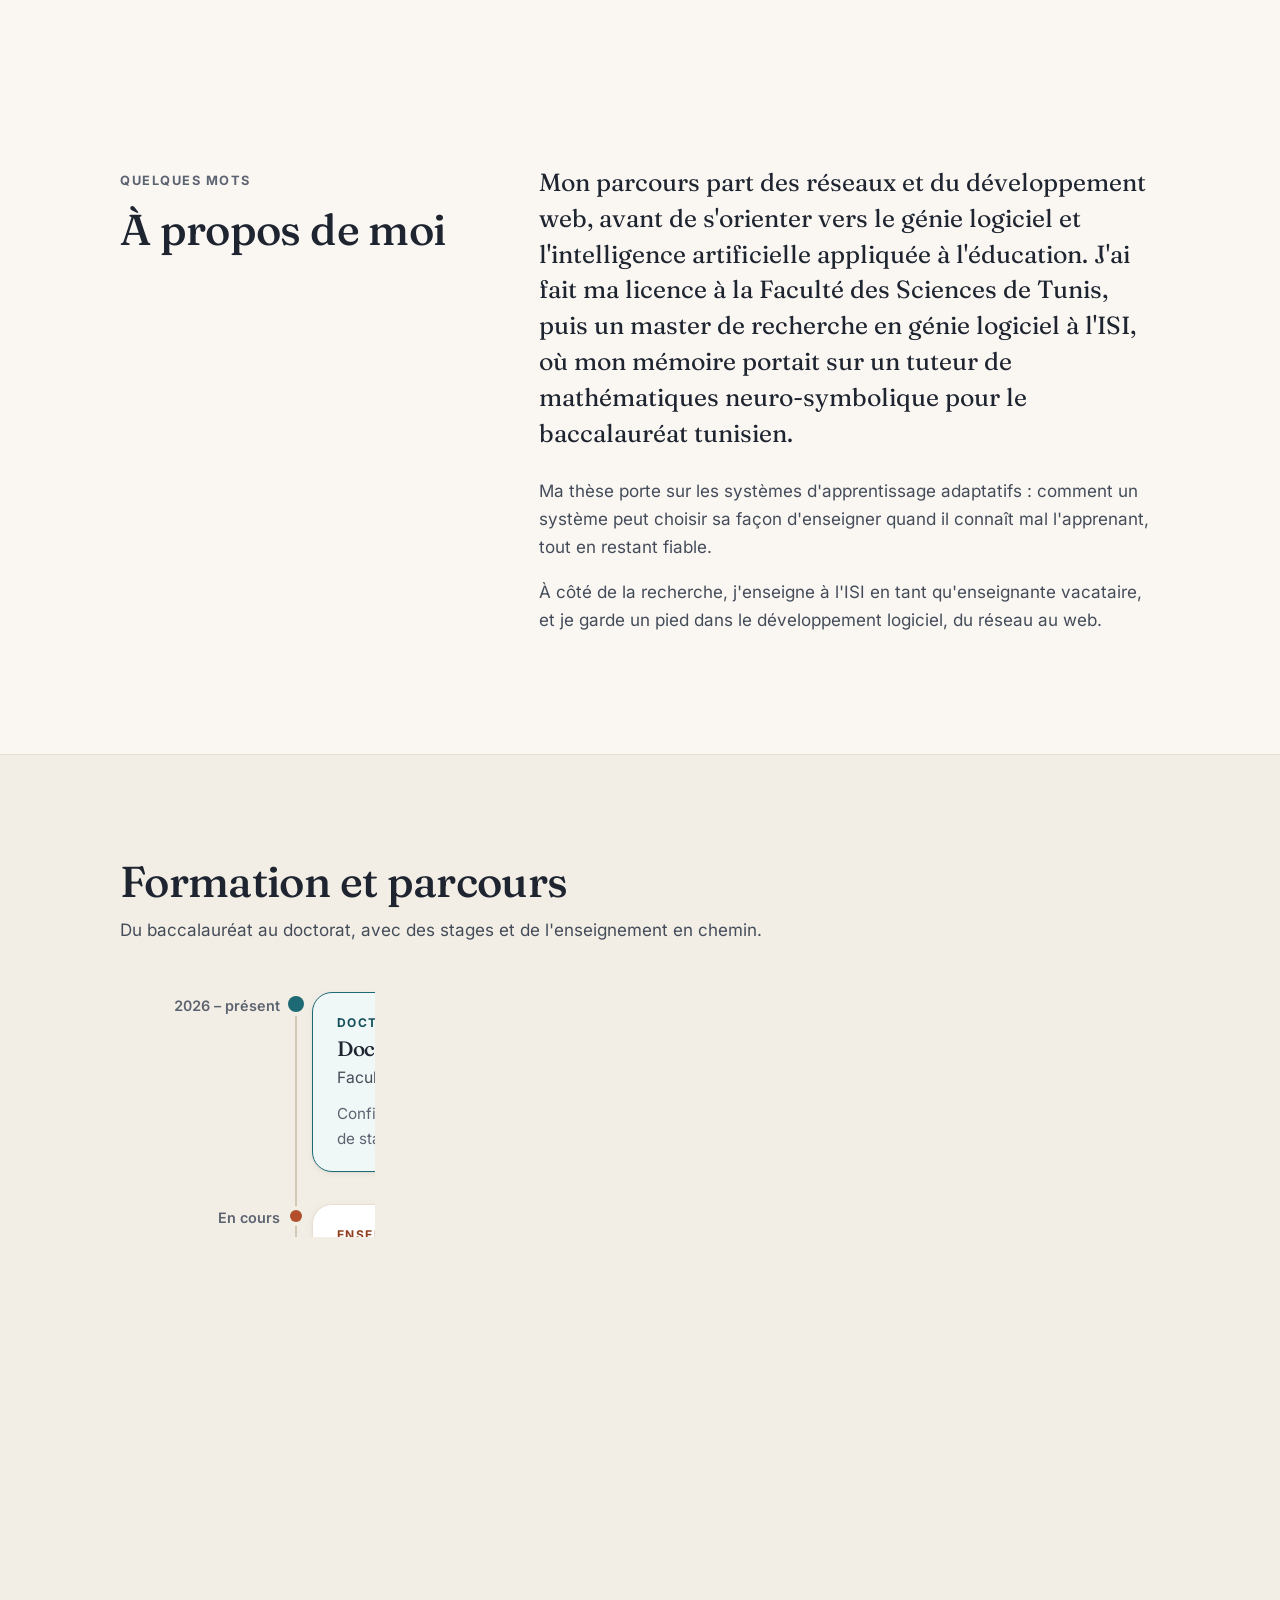
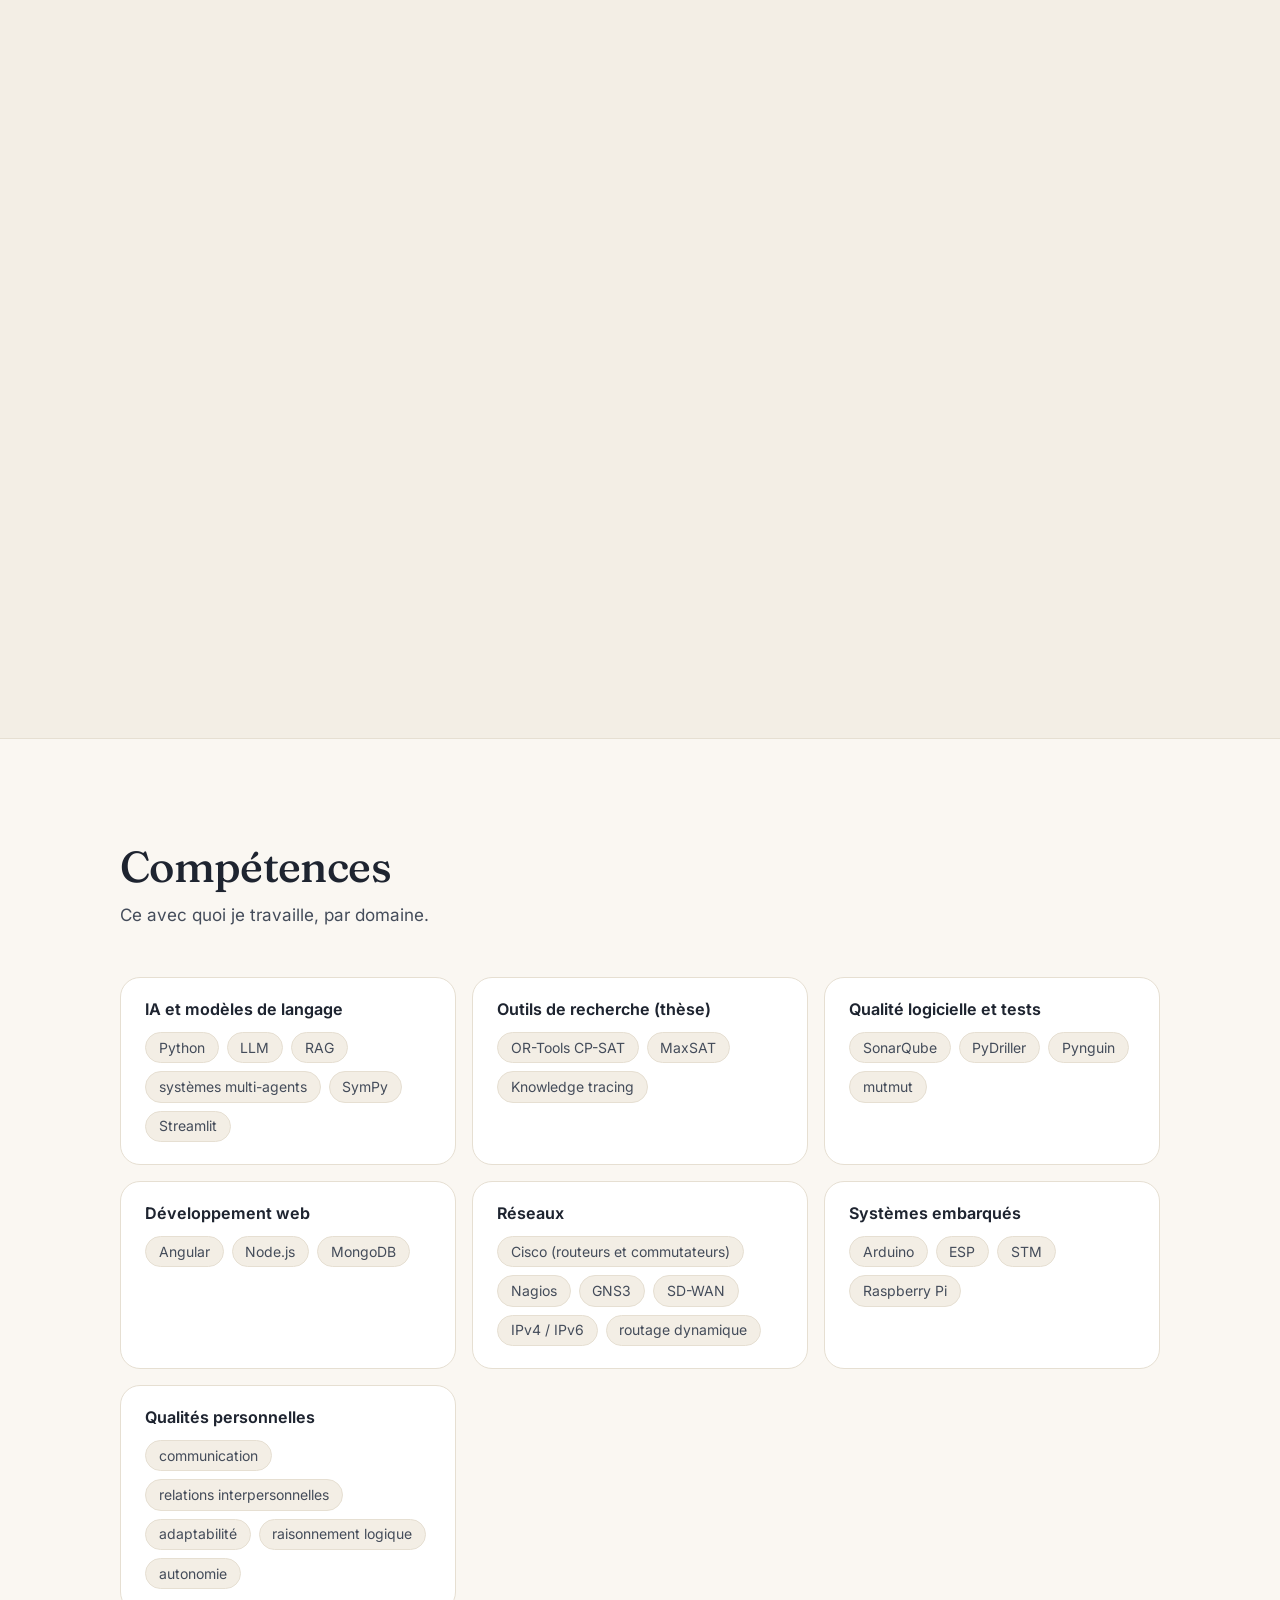
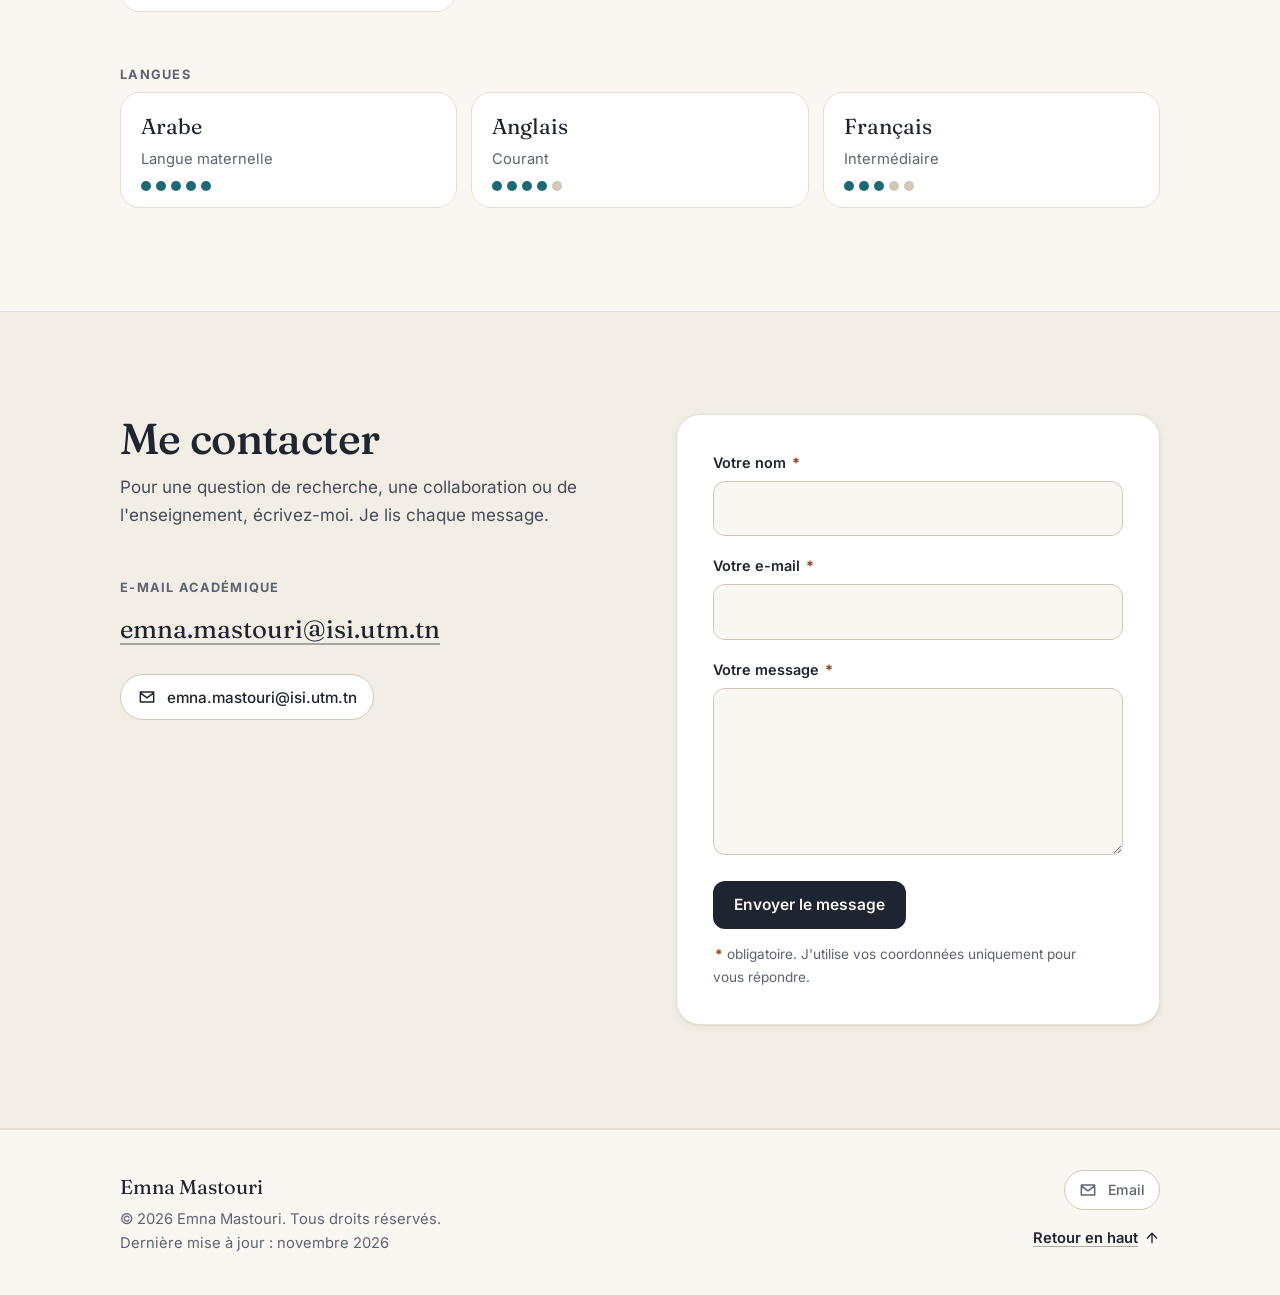
<file: fr/index.html>
<!DOCTYPE html><html lang="fr"> <head><meta charset="utf-8"><meta name="viewport" content="width=device-width, initial-scale=1"><title>Emna Mastouri | Doctorante en informatique</title><meta name="description" content="Emna Mastouri est doctorante en informatique à la Faculté des Sciences de Tunis (laboratoire LIMTIC). Recherche sur les systèmes d'apprentissage adaptatifs, projets logiciels et enseignement à l'ISI."><meta name="robots" content="noimageindex"><meta name="google-site-verification" content="JrBzqzYTA31mHOTBTW5Am0PMlwtj9rFVFHkPRo-6_cM"><link rel="canonical" href="https://emnamastouri.github.io/fr/"><link rel="alternate" hreflang="fr" href="https://emnamastouri.github.io/fr/"><link rel="alternate" hreflang="en" href="https://emnamastouri.github.io/en/"><link rel="alternate" hreflang="x-default" href="https://emnamastouri.github.io/"><meta property="og:type" content="website"><meta property="og:site_name" content="Emna Mastouri"><meta property="og:title" content="Emna Mastouri | Doctorante en informatique"><meta property="og:description" content="Emna Mastouri est doctorante en informatique à la Faculté des Sciences de Tunis (laboratoire LIMTIC). Recherche sur les systèmes d'apprentissage adaptatifs, projets logiciels et enseignement à l'ISI."><meta property="og:url" content="https://emnamastouri.github.io/fr/"><meta property="og:image" content="https://emnamastouri.github.io/og-image.png"><meta property="og:image:width" content="1200"><meta property="og:image:height" content="630"><meta property="og:locale" content="fr_FR"><meta property="og:locale:alternate" content="en_GB"><meta name="twitter:card" content="summary_large_image"><meta name="theme-color" content="#FAF7F2" media="(prefers-color-scheme: light)"><meta name="theme-color" content="#13161B" media="(prefers-color-scheme: dark)"><link rel="icon" type="image/svg+xml" href="/favicon.svg"><link rel="sitemap" href="/sitemap-index.xml"><!-- Applies the saved theme before the page paints (no flash) --><script>
      (function () {
        var d = document.documentElement;
        d.classList.add('js');
        try {
          var s = localStorage.getItem('theme');
          if (s === 'dark' || s === 'light') d.setAttribute('data-theme', s);
        } catch (e) {}
      })();
    </script><script type="application/ld+json">{"@context":"https://schema.org","@type":"Person","name":"Emna Mastouri","jobTitle":"PhD student in computer science","url":"https://emnamastouri.github.io/fr/","image":"https://emnamastouri.github.io/_astro/photo-web.Bn2J9BeH_Z28690I.jpg","email":"emna.mastouri@isi.utm.tn","affiliation":[{"@type":"CollegeOrUniversity","name":"Faculty of Sciences of Tunis, University of Tunis El Manar"},{"@type":"Organization","name":"LIMTIC laboratory"},{"@type":"CollegeOrUniversity","name":"Higher Institute of Computer Science (ISI), University of Tunis El Manar"}],"alumniOf":[{"@type":"CollegeOrUniversity","name":"Higher Institute of Computer Science (ISI), University of Tunis El Manar"},{"@type":"CollegeOrUniversity","name":"Faculty of Sciences of Tunis, University of Tunis El Manar"}],"knowsAbout":["Adaptive learning systems","Knowledge tracing","Large language models","Constraint solving","Software engineering"]}</script><link rel="preload" as="image" href="/_astro/photo-web.Bn2J9BeH_ZlRhsf.webp" type="image/webp" fetchpriority="high"><style>@font-face{font-family:Fraunces Variable;font-style:normal;font-display:swap;font-weight:100 900;src:url(/_astro/fraunces-vietnamese-wght-normal.CnvboYUG.woff2) format("woff2-variations");unicode-range:U+0102-0103,U+0110-0111,U+0128-0129,U+0168-0169,U+01A0-01A1,U+01AF-01B0,U+0300-0301,U+0303-0304,U+0308-0309,U+0323,U+0329,U+1EA0-1EF9,U+20AB}@font-face{font-family:Fraunces Variable;font-style:normal;font-display:swap;font-weight:100 900;src:url(/_astro/fraunces-latin-ext-wght-normal.Ca2vKHc0.woff2) format("woff2-variations");unicode-range:U+0100-02BA,U+02BD-02C5,U+02C7-02CC,U+02CE-02D7,U+02DD-02FF,U+0304,U+0308,U+0329,U+1D00-1DBF,U+1E00-1E9F,U+1EF2-1EFF,U+2020,U+20A0-20AB,U+20AD-20C0,U+2113,U+2C60-2C7F,U+A720-A7FF}@font-face{font-family:Fraunces Variable;font-style:normal;font-display:swap;font-weight:100 900;src:url(/_astro/fraunces-latin-wght-normal.ukD16Tqj.woff2) format("woff2-variations");unicode-range:U+0000-00FF,U+0131,U+0152-0153,U+02BB-02BC,U+02C6,U+02DA,U+02DC,U+0304,U+0308,U+0329,U+2000-206F,U+20AC,U+2122,U+2191,U+2193,U+2212,U+2215,U+FEFF,U+FFFD}
</style>
<link rel="stylesheet" href="/_astro/_section_.ClIsd0Dl.css"></head> <body> <a class="skip-link" href="#main">Aller au contenu</a> <header class="site-header"> <div class="container header-inner"> <a class="brand" href="/fr/" aria-label="Emna Mastouri, Accueil"> <span class="brand-mark" aria-hidden="true">E</span> <span class="brand-name">Emna Mastouri</span> </a> <nav id="site-nav" class="nav" aria-label="Navigation principale"> <ul> <li> <a href="/fr/recherche/" class="nav-link nav-link--research"> Recherche </a> </li><li> <a href="/fr/professionnel/" class="nav-link nav-link--professional"> Professionnel </a> </li><li> <a href="/fr/#about" class="nav-link nav-link--about"> À propos </a> </li><li> <a href="/fr/#path" class="nav-link nav-link--path"> Parcours </a> </li><li> <a href="/fr/#contact" class="nav-link nav-link--contact"> Contact </a> </li> </ul> </nav> <div class="header-tools"> <div class="lang-switch" role="group" aria-label="Langue"> <span class="lang-opt is-current" lang="fr" aria-current="true">FR</span> <a class="lang-opt" href="/en/" hreflang="en" lang="en" data-set-lang="en" aria-label="EN: Read this site in English" title="Read this site in English"> EN </a> </div> <button type="button" class="icon-btn theme-toggle" data-label-to-light="Passer en mode clair" data-label-to-dark="Passer en mode sombre" aria-label="Passer en mode sombre"> <svg class="icon-sun" viewBox="0 0 24 24" width="20" height="20" fill="none" stroke="currentColor" stroke-width="1.8" stroke-linecap="round" aria-hidden="true"> <circle cx="12" cy="12" r="4"></circle> <path d="M12 2v2M12 20v2M4.9 4.9l1.4 1.4M17.7 17.7l1.4 1.4M2 12h2M20 12h2M4.9 19.1l1.4-1.4M17.7 6.3l1.4-1.4"></path> </svg> <svg class="icon-moon" viewBox="0 0 24 24" width="20" height="20" fill="none" stroke="currentColor" stroke-width="1.8" stroke-linecap="round" stroke-linejoin="round" aria-hidden="true"> <path d="M20 14.5A8.5 8.5 0 0 1 9.5 4a8.5 8.5 0 1 0 10.5 10.5z"></path> </svg> </button> <button type="button" class="icon-btn menu-btn" aria-expanded="false" aria-controls="site-nav" aria-label="Menu"> <svg viewBox="0 0 24 24" width="22" height="22" fill="none" stroke="currentColor" stroke-width="1.8" stroke-linecap="round" aria-hidden="true"> <path class="bars" d="M4 7h16M4 12h16M4 17h16"></path> <path class="cross" d="M6 6l12 12M18 6L6 18"></path> </svg> </button> </div> </div> </header> <script type="module">const c=document.documentElement,t=document.querySelector(".theme-toggle"),n=()=>c.getAttribute("data-theme")||(matchMedia("(prefers-color-scheme: dark)").matches?"dark":"light"),d=()=>{t&&t.setAttribute("aria-label",n()==="dark"?t.dataset.labelToLight:t.dataset.labelToDark)};d();t?.addEventListener("click",()=>{const e=n()==="dark"?"light":"dark";c.setAttribute("data-theme",e);try{localStorage.setItem("theme",e)}catch{}d()});document.querySelectorAll("[data-set-lang]").forEach(e=>{e.addEventListener("click",()=>{try{localStorage.setItem("lang",e.dataset.setLang)}catch{}})});const a=document.querySelector(".menu-btn"),s=document.querySelector(".site-header"),r=e=>{s?.classList.toggle("menu-open",e),a?.setAttribute("aria-expanded",String(e))};a?.addEventListener("click",()=>r(a.getAttribute("aria-expanded")!=="true"));document.querySelectorAll("#site-nav a").forEach(e=>e.addEventListener("click",()=>r(!1)));document.addEventListener("keydown",e=>{e.key==="Escape"&&a?.getAttribute("aria-expanded")==="true"&&(r(!1),a.focus())});</script> <main id="main" tabindex="-1">   <section class="hero" aria-labelledby="hero-title"> <div class="container hero-grid"> <div class="hero-photo"> <div class="photo-frame" role="img" aria-label="Portrait d'Emna Mastouri"> <div class="photo-img" style="background-image:url(/_astro/photo-web.Bn2J9BeH_1yWdmH.jpg);background-image:image-set(url(/_astro/photo-web.Bn2J9BeH_ZlRhsf.webp) type('image/webp'), url(/_astro/photo-web.Bn2J9BeH_1yWdmH.jpg) type('image/jpeg'))"></div> </div> </div> <div class="hero-text"> <p class="eyebrow">Doctorante en informatique</p> <h1 id="hero-title">Emna Mastouri</h1> <p class="hero-subtitle">Systèmes d&#39;apprentissage adaptatifs, IA et génie logiciel</p> <p class="hero-intro">Je suis doctorante à la Faculté des Sciences de Tunis, au sein du laboratoire LIMTIC. Je travaille sur les systèmes d&#39;apprentissage adaptatifs : comment choisir la bonne aide pour un apprenant que l&#39;on ne connaît qu&#39;en partie, sans changer de cap à chaque réponse. J&#39;enseigne aussi à l&#39;ISI.</p> <p class="hero-affil">Faculté des Sciences de Tunis, laboratoire LIMTIC</p> <div class="hero-actions"> <a class="btn btn--research" href="/fr/recherche/"> Recherche <svg viewBox="0 0 24 24" width="18" height="18" fill="none" stroke="currentColor" stroke-width="1.8" stroke-linecap="round" stroke-linejoin="round" aria-hidden="true" focusable="false"><path d="M5 12h14m0 0l-6-6m6 6l-6 6"></path></svg> </a> <a class="btn btn--pro" href="/fr/professionnel/"> Professionnel <svg viewBox="0 0 24 24" width="18" height="18" fill="none" stroke="currentColor" stroke-width="1.8" stroke-linecap="round" stroke-linejoin="round" aria-hidden="true" focusable="false"><path d="M5 12h14m0 0l-6-6m6 6l-6 6"></path></svg> </a> <a class="btn btn--outline" href="/cv/Emna_Mastouri_CV_fr.pdf" download> <svg viewBox="0 0 24 24" width="18" height="18" fill="none" stroke="currentColor" stroke-width="1.8" stroke-linecap="round" stroke-linejoin="round" aria-hidden="true" focusable="false"><path d="M12 3v12m0 0l-4.5-4.5M12 15l4.5-4.5M4 20h16"></path></svg> <span>Télécharger mon CV <small>PDF, en français</small></span> </a> <a class="btn btn--ghost" href="#contact"> <svg viewBox="0 0 24 24" width="18" height="18" fill="none" stroke="currentColor" stroke-width="1.8" stroke-linecap="round" stroke-linejoin="round" aria-hidden="true" focusable="false"><path d="M4 6h16v12H4zM4 7l8 6 8-6"></path></svg> Me contacter </a> </div> </div> </div> </section> <script type="module">const r=document.querySelector(".photo-frame");["contextmenu","dragstart","selectstart","copy"].forEach(e=>r?.addEventListener(e,t=>t.preventDefault()));</script> <section class="section sides" id="sides" aria-labelledby="sides-title"> <div class="container"> <header class="section-head"> <h2 id="sides-title">Deux façons de découvrir mon travail</h2> <p>Mon travail a deux facettes. Choisissez celle qui vous intéresse.</p> </header> <div class="side-grid"> <article class="side-card side-card--research"> <div class="side-icon" aria-hidden="true"> <svg viewBox="0 0 24 24" width="28" height="28" fill="none" stroke="currentColor" stroke-width="1.8" stroke-linecap="round" stroke-linejoin="round" aria-hidden="true" focusable="false"><path d="M9 3h6M10 3v6L5 19a1.5 1.5 0 0 0 1.4 2h11.2A1.5 1.5 0 0 0 19 19l-5-10V3M7.5 15h9"></path></svg> </div> <p class="side-label">Côté recherche</p> <h3> <a class="stretched" href="/fr/recherche/"> Recherche </a> </h3> <p class="side-text">Mon projet de thèse sur l&#39;apprentissage adaptatif, mes travaux de recherche précédents et, au fil du temps, mes publications et communications.</p> <ul class="chips"> <li>Apprentissage adaptatif</li><li>Modèles de langage</li><li>Résolution de contraintes</li> </ul> <span class="side-cta"> Découvrir la recherche <svg viewBox="0 0 24 24" width="18" height="18" fill="none" stroke="currentColor" stroke-width="1.8" stroke-linecap="round" stroke-linejoin="round" aria-hidden="true" focusable="false"><path d="M5 12h14m0 0l-6-6m6 6l-6 6"></path></svg> </span> </article><article class="side-card side-card--professional"> <div class="side-icon" aria-hidden="true"> <svg viewBox="0 0 24 24" width="28" height="28" fill="none" stroke="currentColor" stroke-width="1.8" stroke-linecap="round" stroke-linejoin="round" aria-hidden="true" focusable="false"><path d="M8 7l-5 5 5 5M16 7l5 5-5 5M14 4l-4 16"></path></svg> </div> <p class="side-label">Côté professionnel</p> <h3> <a class="stretched" href="/fr/professionnel/"> Professionnel </a> </h3> <p class="side-text">Les applications et logiciels que j&#39;ai réalisés, mon enseignement à l&#39;ISI et les technologies derrière chaque projet.</p> <ul class="chips"> <li>Applications web</li><li>Réseaux</li><li>Enseignement</li> </ul> <span class="side-cta"> Découvrir le parcours professionnel <svg viewBox="0 0 24 24" width="18" height="18" fill="none" stroke="currentColor" stroke-width="1.8" stroke-linecap="round" stroke-linejoin="round" aria-hidden="true" focusable="false"><path d="M5 12h14m0 0l-6-6m6 6l-6 6"></path></svg> </span> </article> </div> </div> </section> <section class="section" id="about" aria-labelledby="about-title"> <div class="container narrow-grid"> <header class="section-head section-head--side"> <p class="eyebrow">Quelques mots</p> <h2 id="about-title">À propos de moi</h2> </header> <div class="prose"> <p class="lead">Mon parcours part des réseaux et du développement web, avant de s&#39;orienter vers le génie logiciel et l&#39;intelligence artificielle appliquée à l&#39;éducation. J&#39;ai fait ma licence à la Faculté des Sciences de Tunis, puis un master de recherche en génie logiciel à l&#39;ISI, où mon mémoire portait sur un tuteur de mathématiques neuro-symbolique pour le baccalauréat tunisien.</p><p>Ma thèse porte sur les systèmes d&#39;apprentissage adaptatifs : comment un système peut choisir sa façon d&#39;enseigner quand il connaît mal l&#39;apprenant, tout en restant fiable.</p><p>À côté de la recherche, j&#39;enseigne à l&#39;ISI en tant qu&#39;enseignante vacataire, et je garde un pied dans le développement logiciel, du réseau au web.</p> </div> </div> </section> <section class="section section--tint" id="path" aria-labelledby="path-title"> <div class="container"> <header class="section-head"> <h2 id="path-title">Formation et parcours</h2> <p>Du baccalauréat au doctorat, avec des stages et de l&#39;enseignement en chemin.</p> </header> <ol class="timeline"> <li class="tl-item tl-item--phd"> <p class="tl-when">2026 – présent</p> <div class="tl-card"> <p class="tl-kind">Doctorat</p> <h3>Doctorat en informatique</h3> <p class="tl-place">Faculté des Sciences de Tunis, laboratoire LIMTIC</p> <p class="tl-text">Configuration des systèmes d&#39;apprentissage adaptatifs sous incertitude, avec des contraintes de validité et de stabilité.</p> </div> </li><li class="tl-item tl-item--teaching"> <p class="tl-when">En cours</p> <div class="tl-card"> <p class="tl-kind">Enseignement</p> <h3>Enseignante vacataire</h3> <p class="tl-place">Institut Supérieur d&#39;Informatique (ISI), Université de Tunis El Manar</p>  </div> </li><li class="tl-item tl-item--education"> <p class="tl-when">2024 – 2026</p> <div class="tl-card"> <p class="tl-kind">Formation</p> <h3>Master de recherche en informatique (génie logiciel)</h3> <p class="tl-place">Institut Supérieur d&#39;Informatique (ISI), Université de Tunis El Manar</p> <p class="tl-text">Mémoire : une approche neuro-symbolique du tutorat personnalisé en mathématiques, pour le baccalauréat tunisien.</p> </div> </li><li class="tl-item tl-item--work"> <p class="tl-when">Février – mai 2024</p> <div class="tl-card"> <p class="tl-kind">Stage</p> <h3>Stage de fin d&#39;études</h3> <p class="tl-place">Tunisie Télécom</p> <p class="tl-text">Développement d&#39;une application web de supervision de réseaux informatiques.</p> </div> </li><li class="tl-item tl-item--education"> <p class="tl-when">2021 – 2024</p> <div class="tl-card"> <p class="tl-kind">Formation</p> <h3>Licence fondamentale en sciences et technologies de l&#39;information et de la communication</h3> <p class="tl-place">Faculté des Sciences de Tunis, Université de Tunis El Manar</p>  </div> </li><li class="tl-item tl-item--work"> <p class="tl-when">Été 2022</p> <div class="tl-card"> <p class="tl-kind">Stage</p> <h3>Stage</h3> <p class="tl-place">Tunisie Télécom, unité de gestion des services centraux, Kasbah</p> <p class="tl-text">Maintenance d&#39;équipements réseau et de supports de transmission.</p> </div> </li><li class="tl-item tl-item--education"> <p class="tl-when">2021</p> <div class="tl-card"> <p class="tl-kind">Formation</p> <h3>Baccalauréat sciences expérimentales</h3> <p class="tl-place">Lycée HHAW</p>  </div> </li> </ol> </div> </section> <section class="section" id="skills" aria-labelledby="skills-title"> <div class="container"> <header class="section-head"> <h2 id="skills-title">Compétences</h2> <p>Ce avec quoi je travaille, par domaine.</p> </header> <div class="skill-grid"> <article class="skill-card"> <h3>IA et modèles de langage</h3> <ul class="chips"> <li>Python</li><li>LLM</li><li>RAG</li><li>systèmes multi-agents</li><li>SymPy</li><li>Streamlit</li> </ul> </article><article class="skill-card"> <h3>Outils de recherche (thèse)</h3> <ul class="chips"> <li>OR-Tools CP-SAT</li><li>MaxSAT</li><li>Knowledge tracing</li> </ul> </article><article class="skill-card"> <h3>Qualité logicielle et tests</h3> <ul class="chips"> <li>SonarQube</li><li>PyDriller</li><li>Pynguin</li><li>mutmut</li> </ul> </article><article class="skill-card"> <h3>Développement web</h3> <ul class="chips"> <li>Angular</li><li>Node.js</li><li>MongoDB</li> </ul> </article><article class="skill-card"> <h3>Réseaux</h3> <ul class="chips"> <li>Cisco (routeurs et commutateurs)</li><li>Nagios</li><li>GNS3</li><li>SD-WAN</li><li>IPv4 / IPv6</li><li>routage dynamique</li> </ul> </article><article class="skill-card"> <h3>Systèmes embarqués</h3> <ul class="chips"> <li>Arduino</li><li>ESP</li><li>STM</li><li>Raspberry Pi</li> </ul> </article><article class="skill-card"> <h3>Qualités personnelles</h3> <ul class="chips"> <li>communication</li><li>relations interpersonnelles</li><li>adaptabilité</li><li>raisonnement logique</li><li>autonomie</li> </ul> </article> </div> <div class="lang-block" aria-labelledby="languages-title"> <h3 id="languages-title" class="mini-title">Langues</h3> <ul class="language-list"> <li class="language"> <span class="language-name">Arabe</span> <span class="language-level">Langue maternelle</span> <span class="dots" aria-hidden="true"> <i class="on"></i><i class="on"></i><i class="on"></i><i class="on"></i><i class="on"></i> </span> </li><li class="language"> <span class="language-name">Anglais</span> <span class="language-level">Courant</span> <span class="dots" aria-hidden="true"> <i class="on"></i><i class="on"></i><i class="on"></i><i class="on"></i><i class></i> </span> </li><li class="language"> <span class="language-name">Français</span> <span class="language-level">Intermédiaire</span> <span class="dots" aria-hidden="true"> <i class="on"></i><i class="on"></i><i class="on"></i><i class></i><i class></i> </span> </li> </ul> </div> </div> </section> <section class="section section--tint" id="contact" aria-labelledby="contact-title"> <div class="container contact-grid"> <div> <header class="section-head"> <h2 id="contact-title">Me contacter</h2> <p>Pour une question de recherche, une collaboration ou de l&#39;enseignement, écrivez-moi. Je lis chaque message.</p> </header> <p class="contact-mail"> <span class="mini-title">E-mail académique</span> <a href="mailto:emna.mastouri@isi.utm.tn">emna.mastouri@isi.utm.tn</a> </p> <ul class="social"> <li> <a class="social-link" href="mailto:emna.mastouri@isi.utm.tn"> <svg viewBox="0 0 24 24" width="20" height="20" fill="none" stroke="currentColor" stroke-width="1.8" stroke-linecap="round" stroke-linejoin="round" aria-hidden="true" focusable="false"><path d="M4 6h16v12H4zM4 7l8 6 8-6"></path></svg> <span class="social-text">emna.mastouri@isi.utm.tn</span> </a> </li>  </ul> </div> <form class="contact-form" id="contact-form" method="post" action="https://api.web3forms.com/submit" data-form data-subject="Portfolio contact from" data-email="emna.mastouri@isi.utm.tn" data-ready="yes" data-sent="Merci, votre message est bien parti. Je vous répondrai dès que possible." data-error="Désolée, le message n'a pas pu être envoyé. Écrivez-moi directement à l'adresse ci-dessus." data-sending="Envoi en cours…" data-send="Envoyer le message" data-mailto="Votre application de messagerie va s'ouvrir avec le message prêt à envoyer."> <input type="hidden" name="access_key" value="b0537a9e-2e2f-4dcd-8f90-206f8c5cb095"> <input type="checkbox" name="botcheck" class="hp" tabindex="-1" autocomplete="off" aria-hidden="true"> <div class="field"> <label for="c-name">Votre nom <span class="req" aria-hidden="true">*</span></label> <input id="c-name" name="name" type="text" required autocomplete="name"> </div> <div class="field"> <label for="c-email">Votre e-mail <span class="req" aria-hidden="true">*</span></label> <input id="c-email" name="email" type="email" required autocomplete="email"> </div> <div class="field"> <label for="c-message">Votre message <span class="req" aria-hidden="true">*</span></label> <textarea id="c-message" name="message" rows="5" required></textarea> </div> <button type="submit" class="btn btn--primary">Envoyer le message</button> <p class="form-note"><span class="req" aria-hidden="true">*</span> obligatoire. J&#39;utilise vos coordonnées uniquement pour vous répondre.</p> <p class="form-status" role="status" aria-live="polite"></p> </form> </div> </section> <script type="module" src="/_astro/Contact.astro_astro_type_script_index_0_lang.DWQLCaNE.js"></script>  </main> <footer class="site-footer"> <div class="container footer-inner"> <div> <p class="footer-name">Emna Mastouri</p> <p class="footer-meta">© 2026 Emna Mastouri. Tous droits réservés.</p> <p class="footer-meta">Dernière mise à jour : novembre 2026</p> </div> <div class="footer-side"> <ul class="social social--compact"> <li> <a class="social-link" href="mailto:emna.mastouri@isi.utm.tn"> <svg viewBox="0 0 24 24" width="20" height="20" fill="none" stroke="currentColor" stroke-width="1.8" stroke-linecap="round" stroke-linejoin="round" aria-hidden="true" focusable="false"><path d="M4 6h16v12H4zM4 7l8 6 8-6"></path></svg> <span class="social-text">Email</span> </a> </li>  </ul> <a class="to-top" href="#main"> Retour en haut <svg viewBox="0 0 24 24" width="16" height="16" fill="none" stroke="currentColor" stroke-width="2" stroke-linecap="round" stroke-linejoin="round" aria-hidden="true"><path d="M12 19V5M5 12l7-7 7 7"></path></svg> </a> </div> </div> </footer> </body></html>
</file>
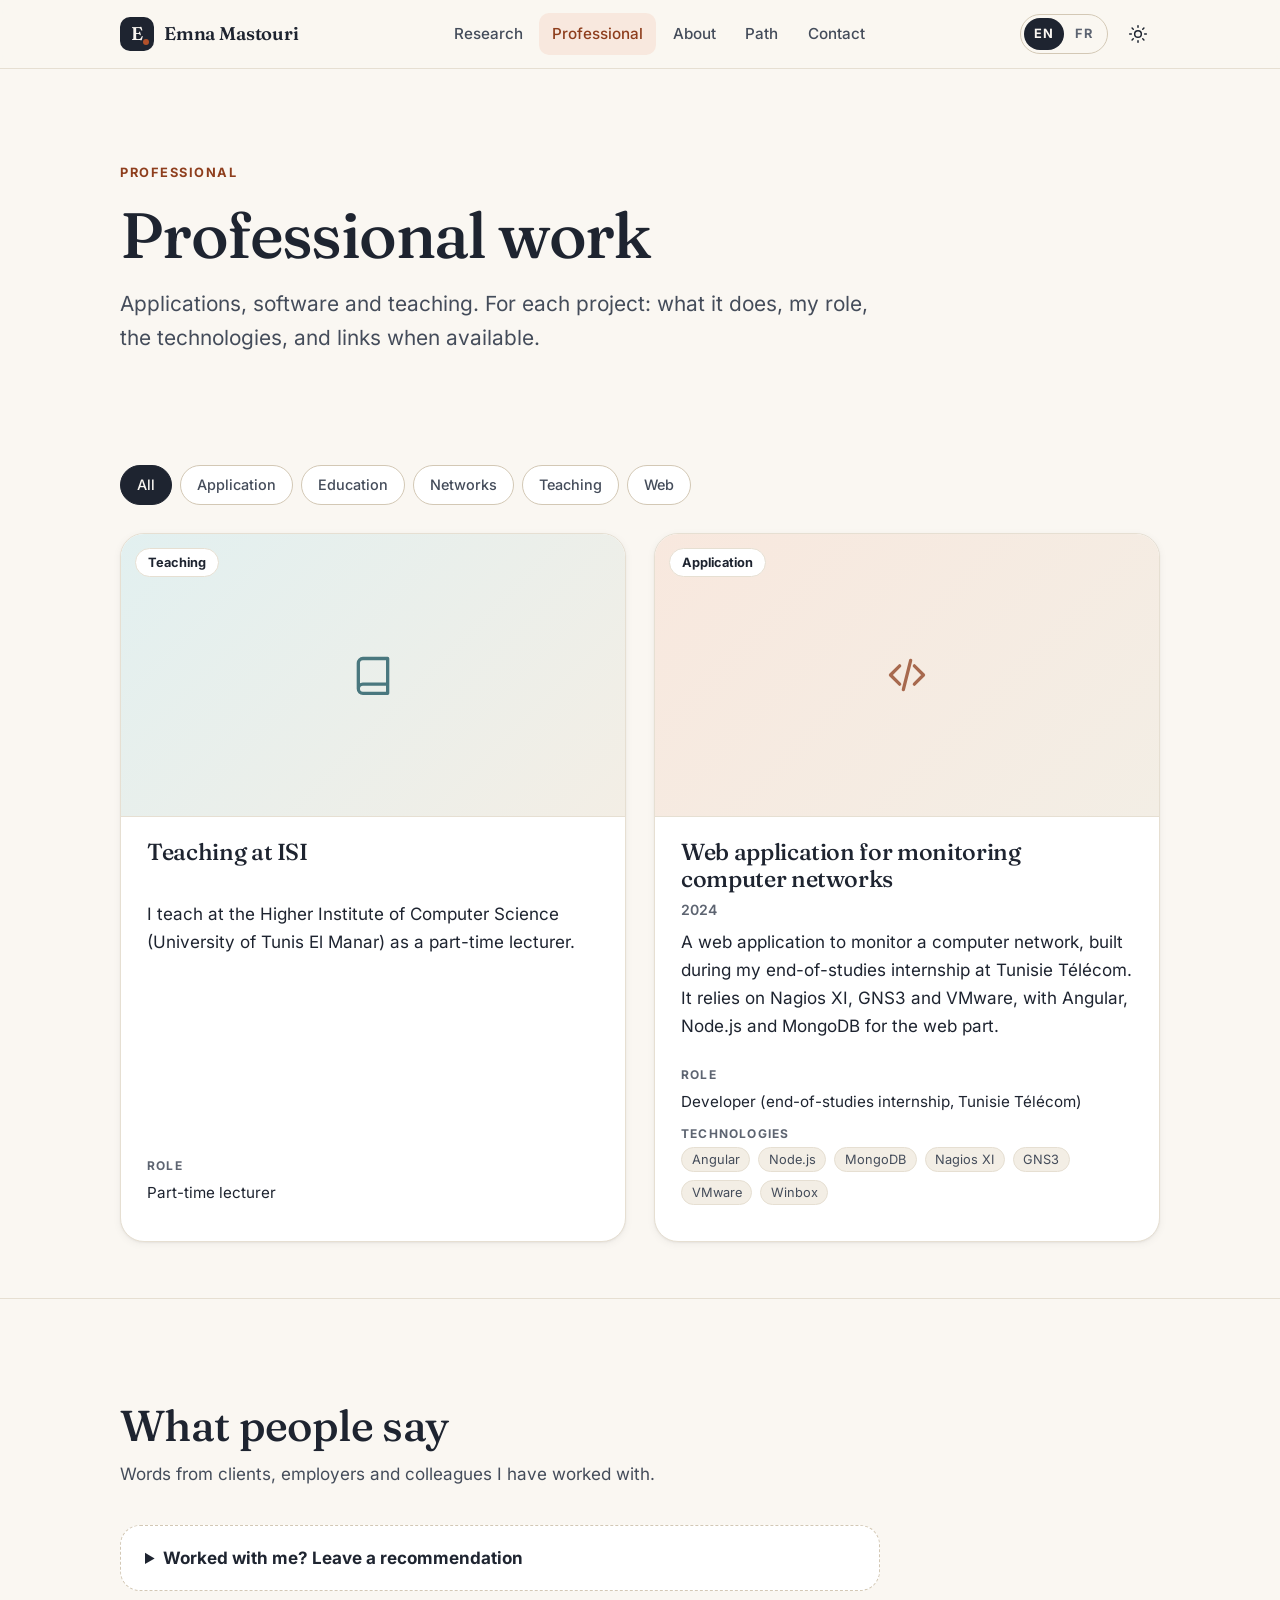
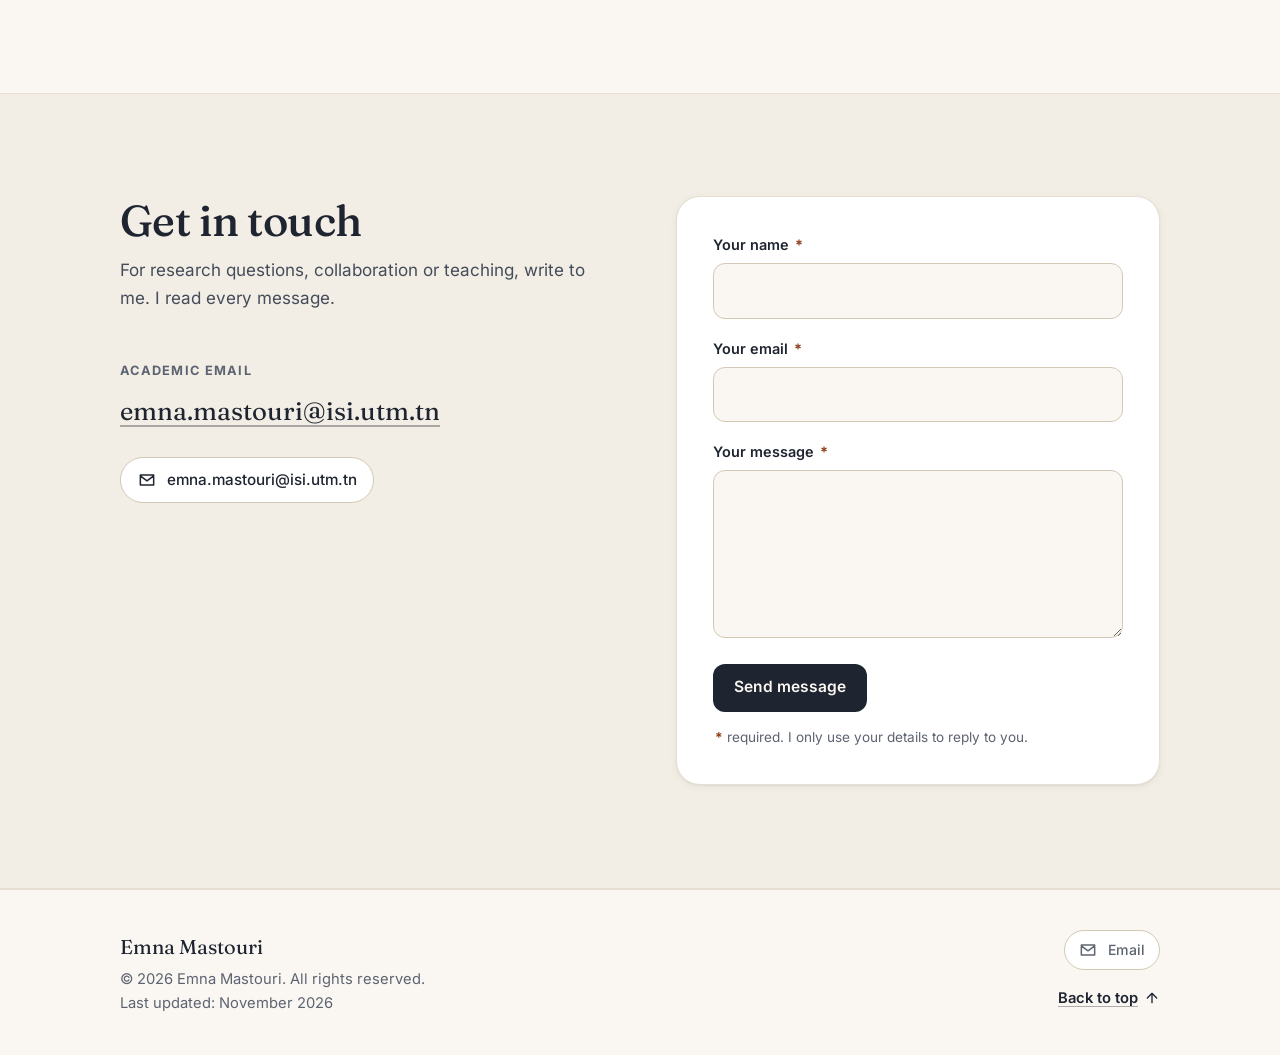
<file: en/professional/index.html>
<!DOCTYPE html><html lang="en"> <head><meta charset="utf-8"><meta name="viewport" content="width=device-width, initial-scale=1"><title>Professional work | Emna Mastouri</title><meta name="description" content="Web applications, software projects and teaching by Emna Mastouri: what was built, with which technologies, and in what role."><meta name="robots" content="noimageindex"><meta name="google-site-verification" content="JrBzqzYTA31mHOTBTW5Am0PMlwtj9rFVFHkPRo-6_cM"><link rel="canonical" href="https://emnamastouri.github.io/en/professional/"><link rel="alternate" hreflang="fr" href="https://emnamastouri.github.io/fr/professionnel/"><link rel="alternate" hreflang="en" href="https://emnamastouri.github.io/en/professional/"><link rel="alternate" hreflang="x-default" href="https://emnamastouri.github.io/"><meta property="og:type" content="website"><meta property="og:site_name" content="Emna Mastouri"><meta property="og:title" content="Professional work | Emna Mastouri"><meta property="og:description" content="Web applications, software projects and teaching by Emna Mastouri: what was built, with which technologies, and in what role."><meta property="og:url" content="https://emnamastouri.github.io/en/professional/"><meta property="og:image" content="https://emnamastouri.github.io/og-image.png"><meta property="og:image:width" content="1200"><meta property="og:image:height" content="630"><meta property="og:locale" content="en_GB"><meta property="og:locale:alternate" content="fr_FR"><meta name="twitter:card" content="summary_large_image"><meta name="theme-color" content="#FAF7F2" media="(prefers-color-scheme: light)"><meta name="theme-color" content="#13161B" media="(prefers-color-scheme: dark)"><link rel="icon" type="image/svg+xml" href="/favicon.svg"><link rel="sitemap" href="/sitemap-index.xml"><!-- Applies the saved theme before the page paints (no flash) --><script>
      (function () {
        var d = document.documentElement;
        d.classList.add('js');
        try {
          var s = localStorage.getItem('theme');
          if (s === 'dark' || s === 'light') d.setAttribute('data-theme', s);
        } catch (e) {}
      })();
    </script><script type="application/ld+json">{"@context":"https://schema.org","@type":"Person","name":"Emna Mastouri","jobTitle":"PhD student in computer science","url":"https://emnamastouri.github.io/en/","image":"https://emnamastouri.github.io/_astro/photo-web.Bn2J9BeH_Z28690I.jpg","email":"emna.mastouri@isi.utm.tn","affiliation":[{"@type":"CollegeOrUniversity","name":"Faculty of Sciences of Tunis, University of Tunis El Manar"},{"@type":"Organization","name":"LIMTIC laboratory"},{"@type":"CollegeOrUniversity","name":"Higher Institute of Computer Science (ISI), University of Tunis El Manar"}],"alumniOf":[{"@type":"CollegeOrUniversity","name":"Higher Institute of Computer Science (ISI), University of Tunis El Manar"},{"@type":"CollegeOrUniversity","name":"Faculty of Sciences of Tunis, University of Tunis El Manar"}],"knowsAbout":["Adaptive learning systems","Knowledge tracing","Large language models","Constraint solving","Software engineering"]}</script><style>@font-face{font-family:Fraunces Variable;font-style:normal;font-display:swap;font-weight:100 900;src:url(/_astro/fraunces-vietnamese-wght-normal.CnvboYUG.woff2) format("woff2-variations");unicode-range:U+0102-0103,U+0110-0111,U+0128-0129,U+0168-0169,U+01A0-01A1,U+01AF-01B0,U+0300-0301,U+0303-0304,U+0308-0309,U+0323,U+0329,U+1EA0-1EF9,U+20AB}@font-face{font-family:Fraunces Variable;font-style:normal;font-display:swap;font-weight:100 900;src:url(/_astro/fraunces-latin-ext-wght-normal.Ca2vKHc0.woff2) format("woff2-variations");unicode-range:U+0100-02BA,U+02BD-02C5,U+02C7-02CC,U+02CE-02D7,U+02DD-02FF,U+0304,U+0308,U+0329,U+1D00-1DBF,U+1E00-1E9F,U+1EF2-1EFF,U+2020,U+20A0-20AB,U+20AD-20C0,U+2113,U+2C60-2C7F,U+A720-A7FF}@font-face{font-family:Fraunces Variable;font-style:normal;font-display:swap;font-weight:100 900;src:url(/_astro/fraunces-latin-wght-normal.ukD16Tqj.woff2) format("woff2-variations");unicode-range:U+0000-00FF,U+0131,U+0152-0153,U+02BB-02BC,U+02C6,U+02DA,U+02DC,U+0304,U+0308,U+0329,U+2000-206F,U+20AC,U+2122,U+2191,U+2193,U+2212,U+2215,U+FEFF,U+FFFD}
</style>
<link rel="stylesheet" href="/_astro/_section_.ClIsd0Dl.css"></head> <body> <a class="skip-link" href="#main">Skip to content</a> <header class="site-header"> <div class="container header-inner"> <a class="brand" href="/en/" aria-label="Emna Mastouri, Home"> <span class="brand-mark" aria-hidden="true">E</span> <span class="brand-name">Emna Mastouri</span> </a> <nav id="site-nav" class="nav" aria-label="Main navigation"> <ul> <li> <a href="/en/research/" class="nav-link nav-link--research"> Research </a> </li><li> <a href="/en/professional/" aria-current="page" class="nav-link nav-link--professional"> Professional </a> </li><li> <a href="/en/#about" class="nav-link nav-link--about"> About </a> </li><li> <a href="/en/#path" class="nav-link nav-link--path"> Path </a> </li><li> <a href="/en/#contact" class="nav-link nav-link--contact"> Contact </a> </li> </ul> </nav> <div class="header-tools"> <div class="lang-switch" role="group" aria-label="Language"> <span class="lang-opt is-current" lang="en" aria-current="true">EN</span> <a class="lang-opt" href="/fr/professionnel/" hreflang="fr" lang="fr" data-set-lang="fr" aria-label="FR: Lire ce site en français" title="Lire ce site en français"> FR </a> </div> <button type="button" class="icon-btn theme-toggle" data-label-to-light="Switch to light mode" data-label-to-dark="Switch to dark mode" aria-label="Switch to dark mode"> <svg class="icon-sun" viewBox="0 0 24 24" width="20" height="20" fill="none" stroke="currentColor" stroke-width="1.8" stroke-linecap="round" aria-hidden="true"> <circle cx="12" cy="12" r="4"></circle> <path d="M12 2v2M12 20v2M4.9 4.9l1.4 1.4M17.7 17.7l1.4 1.4M2 12h2M20 12h2M4.9 19.1l1.4-1.4M17.7 6.3l1.4-1.4"></path> </svg> <svg class="icon-moon" viewBox="0 0 24 24" width="20" height="20" fill="none" stroke="currentColor" stroke-width="1.8" stroke-linecap="round" stroke-linejoin="round" aria-hidden="true"> <path d="M20 14.5A8.5 8.5 0 0 1 9.5 4a8.5 8.5 0 1 0 10.5 10.5z"></path> </svg> </button> <button type="button" class="icon-btn menu-btn" aria-expanded="false" aria-controls="site-nav" aria-label="Menu"> <svg viewBox="0 0 24 24" width="22" height="22" fill="none" stroke="currentColor" stroke-width="1.8" stroke-linecap="round" aria-hidden="true"> <path class="bars" d="M4 7h16M4 12h16M4 17h16"></path> <path class="cross" d="M6 6l12 12M18 6L6 18"></path> </svg> </button> </div> </div> </header> <script type="module">const c=document.documentElement,t=document.querySelector(".theme-toggle"),n=()=>c.getAttribute("data-theme")||(matchMedia("(prefers-color-scheme: dark)").matches?"dark":"light"),d=()=>{t&&t.setAttribute("aria-label",n()==="dark"?t.dataset.labelToLight:t.dataset.labelToDark)};d();t?.addEventListener("click",()=>{const e=n()==="dark"?"light":"dark";c.setAttribute("data-theme",e);try{localStorage.setItem("theme",e)}catch{}d()});document.querySelectorAll("[data-set-lang]").forEach(e=>{e.addEventListener("click",()=>{try{localStorage.setItem("lang",e.dataset.setLang)}catch{}})});const a=document.querySelector(".menu-btn"),s=document.querySelector(".site-header"),r=e=>{s?.classList.toggle("menu-open",e),a?.setAttribute("aria-expanded",String(e))};a?.addEventListener("click",()=>r(a.getAttribute("aria-expanded")!=="true"));document.querySelectorAll("#site-nav a").forEach(e=>e.addEventListener("click",()=>r(!1)));document.addEventListener("keydown",e=>{e.key==="Escape"&&a?.getAttribute("aria-expanded")==="true"&&(r(!1),a.focus())});</script> <main id="main" tabindex="-1">  <section class="page-head"> <div class="container"> <p class="eyebrow eyebrow--professional">Professional</p> <h1>Professional work</h1> <p class="page-intro">Applications, software and teaching. For each project: what it does, my role, the technologies, and links when available.</p> </div> </section> <section class="section section--tight" aria-label="Professional work"> <div class="container"> <h2 class="sr-only">Projects</h2> <script type="module">document.querySelectorAll(".filter").forEach(e=>{const a=document.getElementById(e.dataset.filterFor);if(!a)return;const l=Array.from(a.querySelectorAll("[data-tags]"));e.addEventListener("click",n=>{const r=n.target.closest(".filter-btn");if(!r)return;const s=r.dataset.tag;e.querySelectorAll(".filter-btn").forEach(t=>t.setAttribute("aria-pressed",String(t===r))),l.forEach(t=>{const c=!s||(t.dataset.tags||"").split(" ").includes(s);t.hidden=!c})})});</script> <div class="filter" data-filter-for="project-list" role="group" aria-label="Filter by topic"><button type="button" class="filter-btn" data-tag="" aria-pressed="true">All</button><button type="button" class="filter-btn" data-tag="app" aria-pressed="false">Application</button><button type="button" class="filter-btn" data-tag="education" aria-pressed="false">Education</button><button type="button" class="filter-btn" data-tag="networks" aria-pressed="false">Networks</button><button type="button" class="filter-btn" data-tag="teaching" aria-pressed="false">Teaching</button><button type="button" class="filter-btn" data-tag="web" aria-pressed="false">Web</button></div> <ul class="card-grid" id="project-list"> <li class="card" data-tags="teaching education teaching"> <article> <div class="card-media card-media--teaching"> <div class="card-media-fallback" aria-hidden="true"> <svg viewBox="0 0 24 24" width="44" height="44" fill="none" stroke="currentColor" stroke-width="1.8" stroke-linecap="round" stroke-linejoin="round" aria-hidden="true" focusable="false"><path d="M4 19.5A2.5 2.5 0 0 1 6.5 17H20V3H6.5A2.5 2.5 0 0 0 4 5.5zM4 19.5A2.5 2.5 0 0 0 6.5 22H20v-5"></path></svg> </div> <span class="card-kind">Teaching</span> </div> <div class="card-body"> <h3> Teaching at ISI  </h3> <p class="meta">   </p> <p>I teach at the Higher Institute of Computer Science (University of Tunis El Manar) as a part-time lecturer.</p> <dl class="facts"> <div> <dt>Role</dt> <dd>Part-time lecturer</dd> </div>  </dl>   </div> </article> </li><li class="card" data-tags="networks web app"> <article> <div class="card-media card-media--app"> <div class="card-media-fallback" aria-hidden="true"> <svg viewBox="0 0 24 24" width="44" height="44" fill="none" stroke="currentColor" stroke-width="1.8" stroke-linecap="round" stroke-linejoin="round" aria-hidden="true" focusable="false"><path d="M8 7l-5 5 5 5M16 7l5 5-5 5M14 4l-4 16"></path></svg> </div> <span class="card-kind">Application</span> </div> <div class="card-body"> <h3> Web application for monitoring computer networks  </h3> <p class="meta"> 2024  </p> <p>A web application to monitor a computer network, built during my end-of-studies internship at Tunisie Télécom. It relies on Nagios XI, GNS3 and VMware, with Angular, Node.js and MongoDB for the web part.</p> <dl class="facts"> <div> <dt>Role</dt> <dd>Developer (end-of-studies internship, Tunisie Télécom)</dd> </div> <div> <dt>Technologies</dt> <dd> <ul class="chips chips--small"><li>Angular</li><li>Node.js</li><li>MongoDB</li><li>Nagios XI</li><li>GNS3</li><li>VMware</li><li>Winbox</li></ul> </dd> </div> </dl>   </div> </article> </li> </ul>  </div> </section><section class="section testimonials section--divided" id="testimonials" aria-labelledby="testimonials-title"> <div class="container"> <header class="section-head"> <h2 id="testimonials-title">What people say</h2> <p>Words from clients, employers and colleagues I have worked with.</p> </header>  <details class="invite"> <summary>Worked with me? Leave a recommendation</summary> <p class="invite-text">Your message comes to me privately. I read it first, and I publish it, with your name, only with your permission.</p> <form class="contact-form invite-form" method="post" action="https://api.web3forms.com/submit" data-form data-subject="Portfolio recommendation from" data-email="emna.mastouri@isi.utm.tn" data-ready="yes" data-sent="Thank you, your recommendation has reached me. I will read it and get back to you before publishing anything." data-error="Sorry, the message could not be sent. Please write to me directly at the address in the contact section." data-sending="Sending…" data-send="Send my recommendation" data-mailto="Your email app will open with the message ready to send."> <input type="hidden" name="access_key" value="b0537a9e-2e2f-4dcd-8f90-206f8c5cb095"> <input type="checkbox" name="botcheck" class="hp" tabindex="-1" autocomplete="off" aria-hidden="true"> <div class="field-row"> <div class="field"> <label for="reco-professional-name">Your name <span class="req" aria-hidden="true">*</span></label> <input id="reco-professional-name" name="name" type="text" required autocomplete="name"> </div> <div class="field"> <label for="reco-professional-email">Your email (never published) <span class="req" aria-hidden="true">*</span></label> <input id="reco-professional-email" name="email" type="email" required autocomplete="email"> </div> </div> <div class="field-row"> <div class="field"> <label for="reco-professional-relation">How do we know each other? <span class="req" aria-hidden="true">*</span></label> <select id="reco-professional-relation" name="relation" required> <option value="" disabled selected>Choose…</option> <option value="client">Client</option><option value="employer">Employer</option><option value="colleague">Colleague</option><option value="supervisor">Supervisor</option><option value="collaborator">Collaborator</option> </select> </div> <div class="field"> <label for="reco-professional-org">Organisation (optional)</label> <input id="reco-professional-org" name="organization" type="text" autocomplete="organization"> </div> </div> <div class="field"> <label for="reco-professional-role">Your role (optional)</label> <input id="reco-professional-role" name="role" type="text" autocomplete="organization-title"> </div> <div class="field"> <label for="reco-professional-message">Your recommendation <span class="req" aria-hidden="true">*</span></label> <textarea id="reco-professional-message" name="message" rows="5" required></textarea> </div> <label class="consent"> <input type="checkbox" name="consent" value="yes" required> <span>I agree that my words, my name and my organisation may be published on this site. <span class="req" aria-hidden="true">*</span></span> </label> <button type="submit" class="btn btn--primary">Send my recommendation</button> <p class="form-note"><span class="req" aria-hidden="true">*</span> required</p> <p class="form-status" role="status" aria-live="polite"></p> </form> </details> </div> </section> <script type="module" src="/_astro/Testimonials.astro_astro_type_script_index_0_lang.UB4kqivp.js"></script><section class="section section--tint" id="contact" aria-labelledby="contact-title"> <div class="container contact-grid"> <div> <header class="section-head"> <h2 id="contact-title">Get in touch</h2> <p>For research questions, collaboration or teaching, write to me. I read every message.</p> </header> <p class="contact-mail"> <span class="mini-title">Academic email</span> <a href="mailto:emna.mastouri@isi.utm.tn">emna.mastouri@isi.utm.tn</a> </p> <ul class="social"> <li> <a class="social-link" href="mailto:emna.mastouri@isi.utm.tn"> <svg viewBox="0 0 24 24" width="20" height="20" fill="none" stroke="currentColor" stroke-width="1.8" stroke-linecap="round" stroke-linejoin="round" aria-hidden="true" focusable="false"><path d="M4 6h16v12H4zM4 7l8 6 8-6"></path></svg> <span class="social-text">emna.mastouri@isi.utm.tn</span> </a> </li>  </ul> </div> <form class="contact-form" id="contact-form" method="post" action="https://api.web3forms.com/submit" data-form data-subject="Portfolio contact from" data-email="emna.mastouri@isi.utm.tn" data-ready="yes" data-sent="Thank you, your message has been sent. I will reply as soon as I can." data-error="Sorry, the message could not be sent. Please write to me directly at the address above." data-sending="Sending…" data-send="Send message" data-mailto="Your email app will open with the message ready to send."> <input type="hidden" name="access_key" value="b0537a9e-2e2f-4dcd-8f90-206f8c5cb095"> <input type="checkbox" name="botcheck" class="hp" tabindex="-1" autocomplete="off" aria-hidden="true"> <div class="field"> <label for="c-name">Your name <span class="req" aria-hidden="true">*</span></label> <input id="c-name" name="name" type="text" required autocomplete="name"> </div> <div class="field"> <label for="c-email">Your email <span class="req" aria-hidden="true">*</span></label> <input id="c-email" name="email" type="email" required autocomplete="email"> </div> <div class="field"> <label for="c-message">Your message <span class="req" aria-hidden="true">*</span></label> <textarea id="c-message" name="message" rows="5" required></textarea> </div> <button type="submit" class="btn btn--primary">Send message</button> <p class="form-note"><span class="req" aria-hidden="true">*</span> required. I only use your details to reply to you.</p> <p class="form-status" role="status" aria-live="polite"></p> </form> </div> </section> <script type="module" src="/_astro/Contact.astro_astro_type_script_index_0_lang.DWQLCaNE.js"></script>  </main> <footer class="site-footer"> <div class="container footer-inner"> <div> <p class="footer-name">Emna Mastouri</p> <p class="footer-meta">© 2026 Emna Mastouri. All rights reserved.</p> <p class="footer-meta">Last updated: November 2026</p> </div> <div class="footer-side"> <ul class="social social--compact"> <li> <a class="social-link" href="mailto:emna.mastouri@isi.utm.tn"> <svg viewBox="0 0 24 24" width="20" height="20" fill="none" stroke="currentColor" stroke-width="1.8" stroke-linecap="round" stroke-linejoin="round" aria-hidden="true" focusable="false"><path d="M4 6h16v12H4zM4 7l8 6 8-6"></path></svg> <span class="social-text">Email</span> </a> </li>  </ul> <a class="to-top" href="#main"> Back to top <svg viewBox="0 0 24 24" width="16" height="16" fill="none" stroke="currentColor" stroke-width="2" stroke-linecap="round" stroke-linejoin="round" aria-hidden="true"><path d="M12 19V5M5 12l7-7 7 7"></path></svg> </a> </div> </div> </footer> </body></html>
</file>
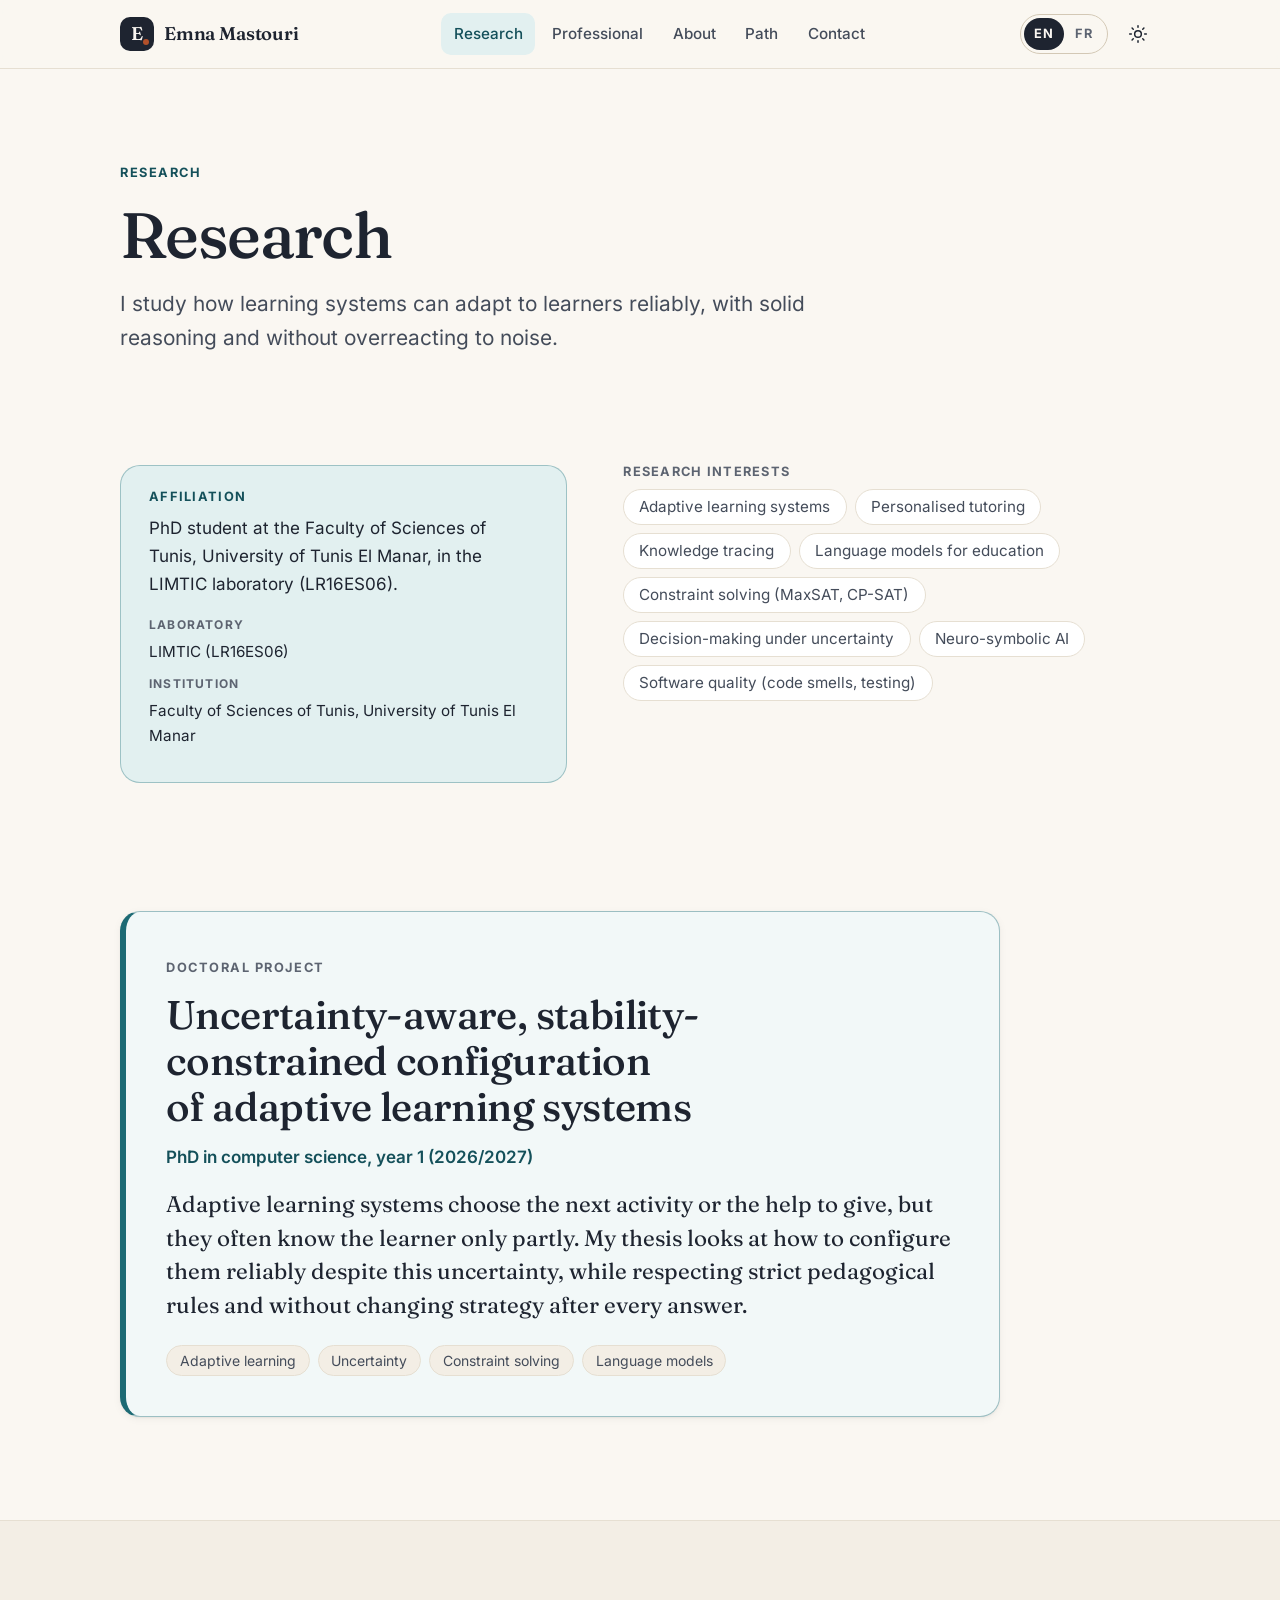
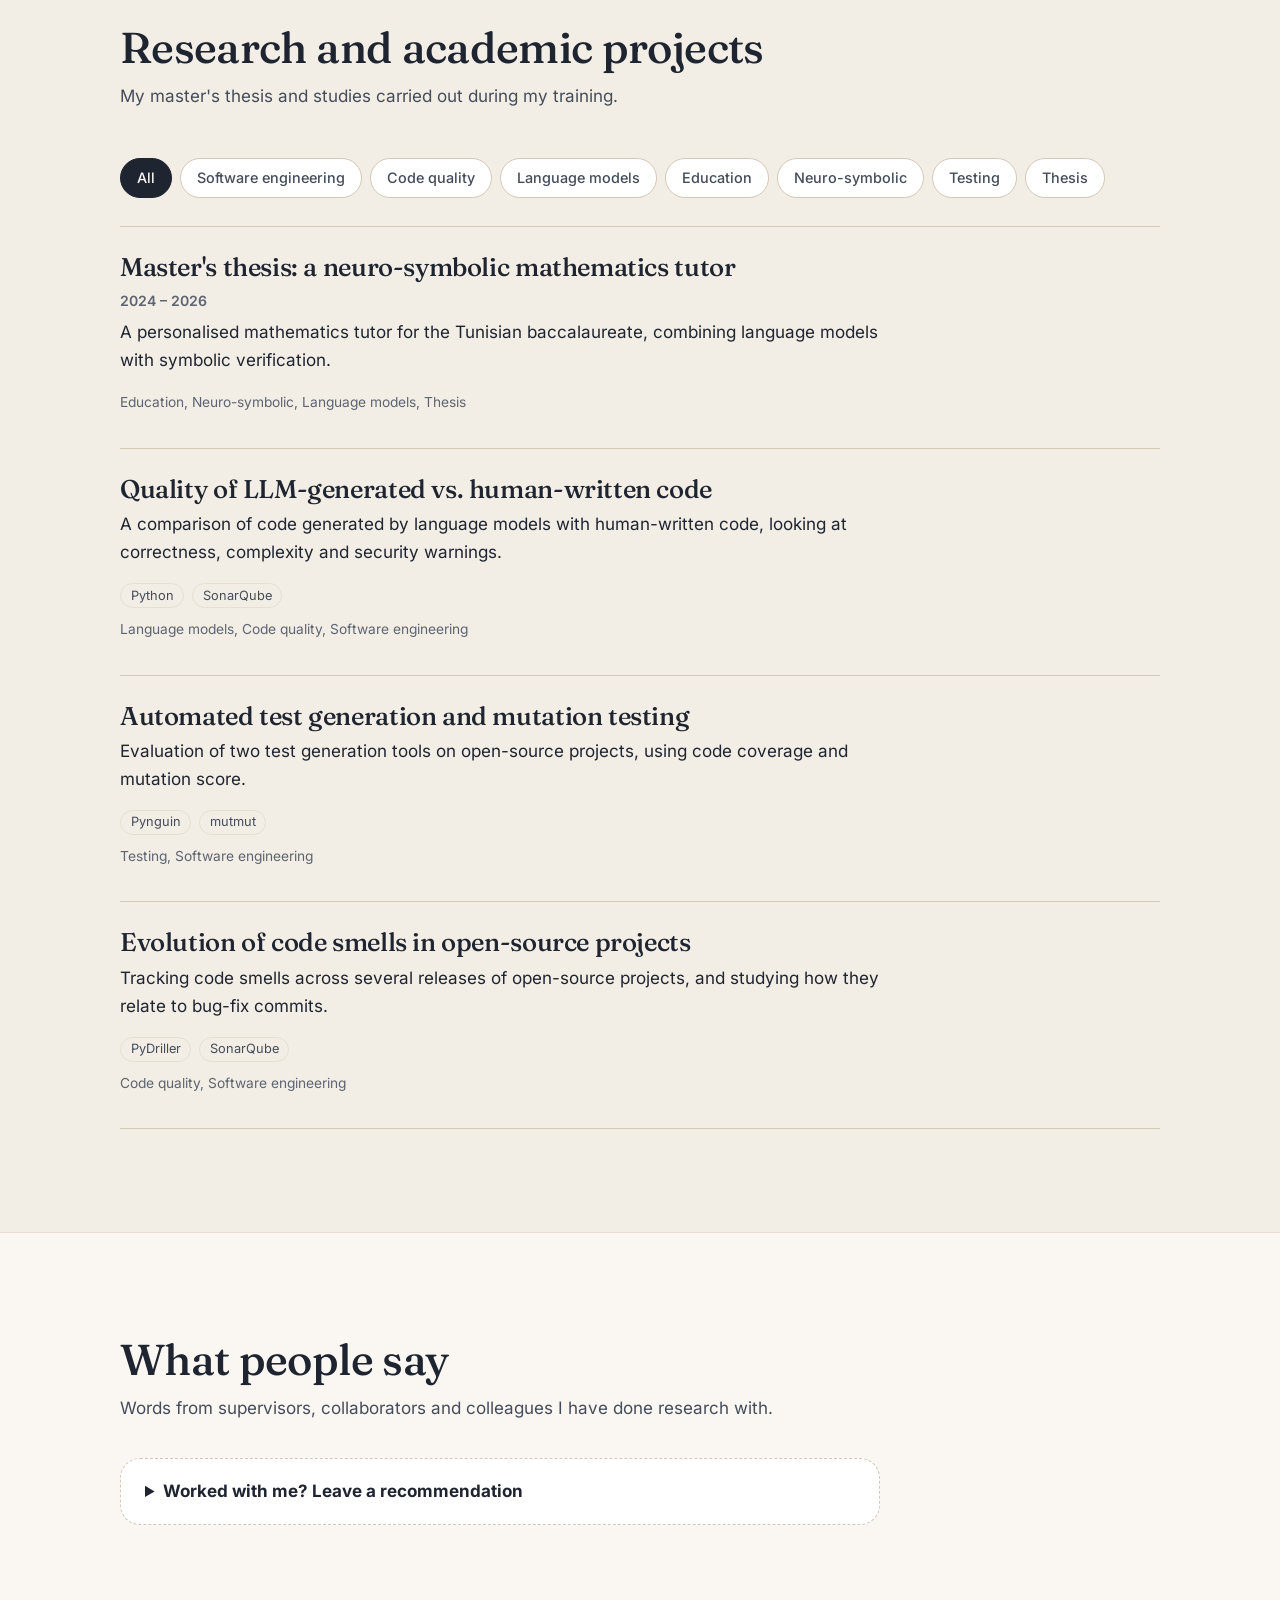
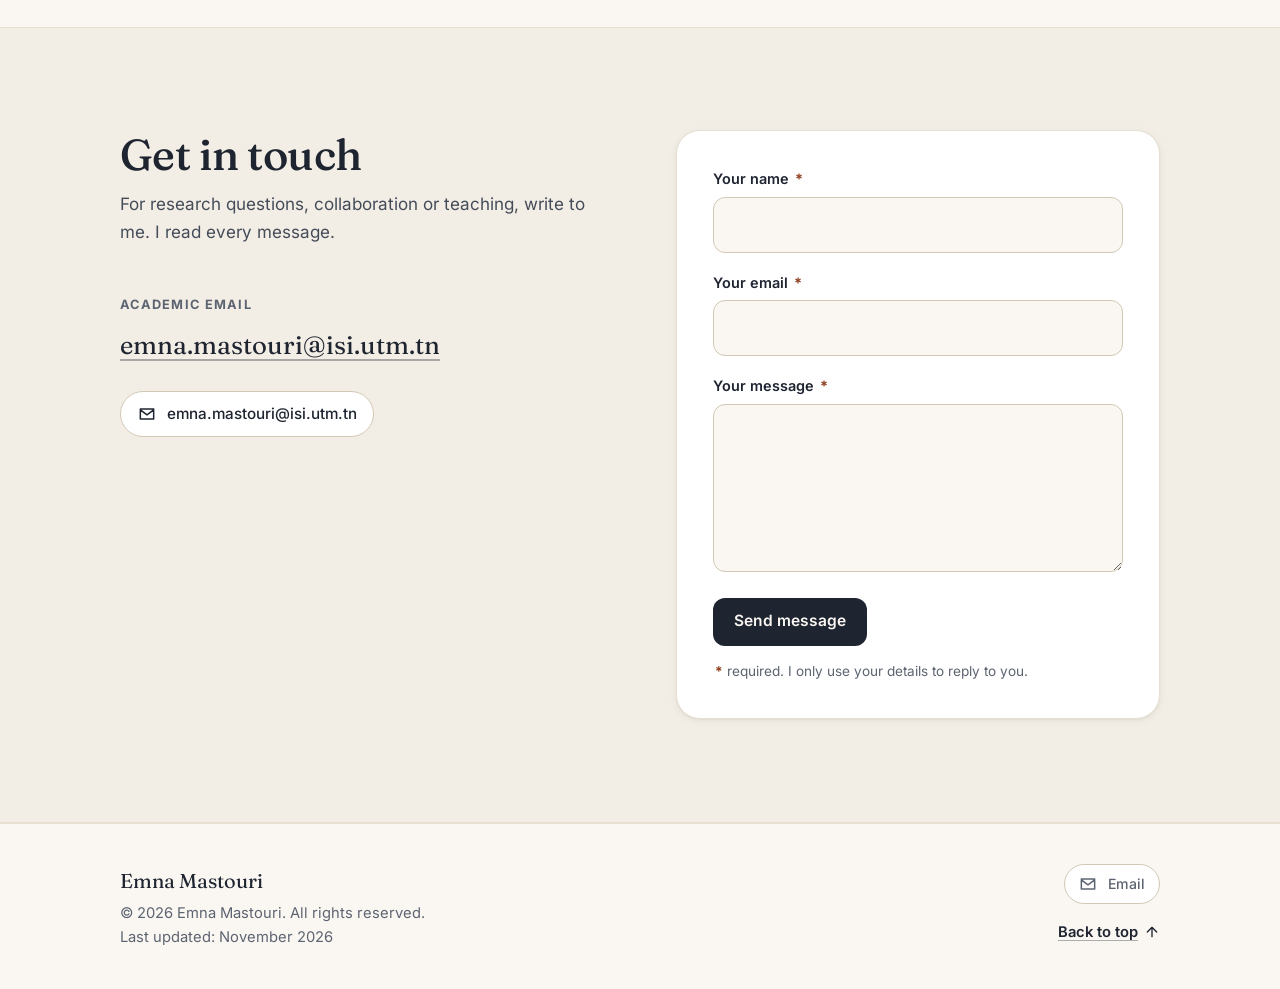
<file: en/research/index.html>
<!DOCTYPE html><html lang="en"> <head><meta charset="utf-8"><meta name="viewport" content="width=device-width, initial-scale=1"><title>Research | Emna Mastouri</title><meta name="description" content="Doctoral project, research projects, publications and talks of Emna Mastouri on adaptive learning systems, uncertainty and constraint solving."><meta name="robots" content="noimageindex"><meta name="google-site-verification" content="JrBzqzYTA31mHOTBTW5Am0PMlwtj9rFVFHkPRo-6_cM"><link rel="canonical" href="https://emnamastouri.github.io/en/research/"><link rel="alternate" hreflang="fr" href="https://emnamastouri.github.io/fr/recherche/"><link rel="alternate" hreflang="en" href="https://emnamastouri.github.io/en/research/"><link rel="alternate" hreflang="x-default" href="https://emnamastouri.github.io/"><meta property="og:type" content="website"><meta property="og:site_name" content="Emna Mastouri"><meta property="og:title" content="Research | Emna Mastouri"><meta property="og:description" content="Doctoral project, research projects, publications and talks of Emna Mastouri on adaptive learning systems, uncertainty and constraint solving."><meta property="og:url" content="https://emnamastouri.github.io/en/research/"><meta property="og:image" content="https://emnamastouri.github.io/og-image.png"><meta property="og:image:width" content="1200"><meta property="og:image:height" content="630"><meta property="og:locale" content="en_GB"><meta property="og:locale:alternate" content="fr_FR"><meta name="twitter:card" content="summary_large_image"><meta name="theme-color" content="#FAF7F2" media="(prefers-color-scheme: light)"><meta name="theme-color" content="#13161B" media="(prefers-color-scheme: dark)"><link rel="icon" type="image/svg+xml" href="/favicon.svg"><link rel="sitemap" href="/sitemap-index.xml"><!-- Applies the saved theme before the page paints (no flash) --><script>
      (function () {
        var d = document.documentElement;
        d.classList.add('js');
        try {
          var s = localStorage.getItem('theme');
          if (s === 'dark' || s === 'light') d.setAttribute('data-theme', s);
        } catch (e) {}
      })();
    </script><script type="application/ld+json">{"@context":"https://schema.org","@type":"Person","name":"Emna Mastouri","jobTitle":"PhD student in computer science","url":"https://emnamastouri.github.io/en/","image":"https://emnamastouri.github.io/_astro/photo-web.Bn2J9BeH_Z28690I.jpg","email":"emna.mastouri@isi.utm.tn","affiliation":[{"@type":"CollegeOrUniversity","name":"Faculty of Sciences of Tunis, University of Tunis El Manar"},{"@type":"Organization","name":"LIMTIC laboratory"},{"@type":"CollegeOrUniversity","name":"Higher Institute of Computer Science (ISI), University of Tunis El Manar"}],"alumniOf":[{"@type":"CollegeOrUniversity","name":"Higher Institute of Computer Science (ISI), University of Tunis El Manar"},{"@type":"CollegeOrUniversity","name":"Faculty of Sciences of Tunis, University of Tunis El Manar"}],"knowsAbout":["Adaptive learning systems","Knowledge tracing","Large language models","Constraint solving","Software engineering"]}</script><style>@font-face{font-family:Fraunces Variable;font-style:normal;font-display:swap;font-weight:100 900;src:url(/_astro/fraunces-vietnamese-wght-normal.CnvboYUG.woff2) format("woff2-variations");unicode-range:U+0102-0103,U+0110-0111,U+0128-0129,U+0168-0169,U+01A0-01A1,U+01AF-01B0,U+0300-0301,U+0303-0304,U+0308-0309,U+0323,U+0329,U+1EA0-1EF9,U+20AB}@font-face{font-family:Fraunces Variable;font-style:normal;font-display:swap;font-weight:100 900;src:url(/_astro/fraunces-latin-ext-wght-normal.Ca2vKHc0.woff2) format("woff2-variations");unicode-range:U+0100-02BA,U+02BD-02C5,U+02C7-02CC,U+02CE-02D7,U+02DD-02FF,U+0304,U+0308,U+0329,U+1D00-1DBF,U+1E00-1E9F,U+1EF2-1EFF,U+2020,U+20A0-20AB,U+20AD-20C0,U+2113,U+2C60-2C7F,U+A720-A7FF}@font-face{font-family:Fraunces Variable;font-style:normal;font-display:swap;font-weight:100 900;src:url(/_astro/fraunces-latin-wght-normal.ukD16Tqj.woff2) format("woff2-variations");unicode-range:U+0000-00FF,U+0131,U+0152-0153,U+02BB-02BC,U+02C6,U+02DA,U+02DC,U+0304,U+0308,U+0329,U+2000-206F,U+20AC,U+2122,U+2191,U+2193,U+2212,U+2215,U+FEFF,U+FFFD}
</style>
<link rel="stylesheet" href="/_astro/_section_.ClIsd0Dl.css"></head> <body> <a class="skip-link" href="#main">Skip to content</a> <header class="site-header"> <div class="container header-inner"> <a class="brand" href="/en/" aria-label="Emna Mastouri, Home"> <span class="brand-mark" aria-hidden="true">E</span> <span class="brand-name">Emna Mastouri</span> </a> <nav id="site-nav" class="nav" aria-label="Main navigation"> <ul> <li> <a href="/en/research/" aria-current="page" class="nav-link nav-link--research"> Research </a> </li><li> <a href="/en/professional/" class="nav-link nav-link--professional"> Professional </a> </li><li> <a href="/en/#about" class="nav-link nav-link--about"> About </a> </li><li> <a href="/en/#path" class="nav-link nav-link--path"> Path </a> </li><li> <a href="/en/#contact" class="nav-link nav-link--contact"> Contact </a> </li> </ul> </nav> <div class="header-tools"> <div class="lang-switch" role="group" aria-label="Language"> <span class="lang-opt is-current" lang="en" aria-current="true">EN</span> <a class="lang-opt" href="/fr/recherche/" hreflang="fr" lang="fr" data-set-lang="fr" aria-label="FR: Lire ce site en français" title="Lire ce site en français"> FR </a> </div> <button type="button" class="icon-btn theme-toggle" data-label-to-light="Switch to light mode" data-label-to-dark="Switch to dark mode" aria-label="Switch to dark mode"> <svg class="icon-sun" viewBox="0 0 24 24" width="20" height="20" fill="none" stroke="currentColor" stroke-width="1.8" stroke-linecap="round" aria-hidden="true"> <circle cx="12" cy="12" r="4"></circle> <path d="M12 2v2M12 20v2M4.9 4.9l1.4 1.4M17.7 17.7l1.4 1.4M2 12h2M20 12h2M4.9 19.1l1.4-1.4M17.7 6.3l1.4-1.4"></path> </svg> <svg class="icon-moon" viewBox="0 0 24 24" width="20" height="20" fill="none" stroke="currentColor" stroke-width="1.8" stroke-linecap="round" stroke-linejoin="round" aria-hidden="true"> <path d="M20 14.5A8.5 8.5 0 0 1 9.5 4a8.5 8.5 0 1 0 10.5 10.5z"></path> </svg> </button> <button type="button" class="icon-btn menu-btn" aria-expanded="false" aria-controls="site-nav" aria-label="Menu"> <svg viewBox="0 0 24 24" width="22" height="22" fill="none" stroke="currentColor" stroke-width="1.8" stroke-linecap="round" aria-hidden="true"> <path class="bars" d="M4 7h16M4 12h16M4 17h16"></path> <path class="cross" d="M6 6l12 12M18 6L6 18"></path> </svg> </button> </div> </div> </header> <script type="module">const c=document.documentElement,t=document.querySelector(".theme-toggle"),n=()=>c.getAttribute("data-theme")||(matchMedia("(prefers-color-scheme: dark)").matches?"dark":"light"),d=()=>{t&&t.setAttribute("aria-label",n()==="dark"?t.dataset.labelToLight:t.dataset.labelToDark)};d();t?.addEventListener("click",()=>{const e=n()==="dark"?"light":"dark";c.setAttribute("data-theme",e);try{localStorage.setItem("theme",e)}catch{}d()});document.querySelectorAll("[data-set-lang]").forEach(e=>{e.addEventListener("click",()=>{try{localStorage.setItem("lang",e.dataset.setLang)}catch{}})});const a=document.querySelector(".menu-btn"),s=document.querySelector(".site-header"),r=e=>{s?.classList.toggle("menu-open",e),a?.setAttribute("aria-expanded",String(e))};a?.addEventListener("click",()=>r(a.getAttribute("aria-expanded")!=="true"));document.querySelectorAll("#site-nav a").forEach(e=>e.addEventListener("click",()=>r(!1)));document.addEventListener("keydown",e=>{e.key==="Escape"&&a?.getAttribute("aria-expanded")==="true"&&(r(!1),a.focus())});</script> <main id="main" tabindex="-1">  <section class="page-head"> <div class="container"> <p class="eyebrow eyebrow--research">Research</p> <h1>Research</h1> <p class="page-intro">I study how learning systems can adapt to learners reliably, with solid reasoning and without overreacting to noise.</p> </div> </section> <script type="module">document.querySelectorAll(".filter").forEach(e=>{const a=document.getElementById(e.dataset.filterFor);if(!a)return;const l=Array.from(a.querySelectorAll("[data-tags]"));e.addEventListener("click",n=>{const r=n.target.closest(".filter-btn");if(!r)return;const s=r.dataset.tag;e.querySelectorAll(".filter-btn").forEach(t=>t.setAttribute("aria-pressed",String(t===r))),l.forEach(t=>{const c=!s||(t.dataset.tags||"").split(" ").includes(s);t.hidden=!c})})});</script><script type="module" src="/_astro/Testimonials.astro_astro_type_script_index_0_lang.UB4kqivp.js"></script> <section class="section section--tight" aria-labelledby="lab-title"> <div class="container lab-grid"> <div class="lab-card"> <h2 id="lab-title" class="mini-title">Affiliation</h2> <p>PhD student at the Faculty of Sciences of Tunis, University of Tunis El Manar, in the LIMTIC laboratory (LR16ES06).</p> <dl class="facts facts--stack"> <div> <dt>Laboratory</dt> <dd>LIMTIC (LR16ES06)</dd> </div> <div> <dt>Institution</dt> <dd>Faculty of Sciences of Tunis, University of Tunis El Manar</dd> </div> </dl> </div> <div> <h2 class="mini-title">Research interests</h2> <ul class="chips chips--large"> <li>Adaptive learning systems</li><li>Personalised tutoring</li><li>Knowledge tracing</li><li>Language models for education</li><li>Constraint solving (MaxSAT, CP-SAT)</li><li>Decision-making under uncertainty</li><li>Neuro-symbolic AI</li><li>Software quality (code smells, testing)</li> </ul> </div> </div> </section> <section class="section phd" id="phd" aria-labelledby="phd-title"> <div class="container"> <div class="phd-card"> <p class="eyebrow">Doctoral project</p> <h2 id="phd-title" class="phd-title">Uncertainty-aware, stability-constrained configuration of adaptive learning systems</h2> <p class="phd-status">PhD in computer science, year 1 (2026/2027)</p> <p class="lead">Adaptive learning systems choose the next activity or the help to give, but they often know the learner only partly. My thesis looks at how to configure them reliably despite this uncertainty, while respecting strict pedagogical rules and without changing strategy after every answer.</p> <ul class="chips" aria-label="Keywords"> <li>Adaptive learning</li><li>Uncertainty</li><li>Constraint solving</li><li>Language models</li> </ul> </div> </div> </section> <section class="section section--tint" id="projects" aria-labelledby="projects-title"> <div class="container"> <header class="section-head"> <h2 id="projects-title">Research and academic projects</h2> <p>My master&#39;s thesis and studies carried out during my training.</p> </header> <div class="filter" data-filter-for="research-list" role="group" aria-label="Filter by topic"><button type="button" class="filter-btn" data-tag="" aria-pressed="true">All</button><button type="button" class="filter-btn" data-tag="software-engineering" aria-pressed="false">Software engineering</button><button type="button" class="filter-btn" data-tag="code-quality" aria-pressed="false">Code quality</button><button type="button" class="filter-btn" data-tag="llm" aria-pressed="false">Language models</button><button type="button" class="filter-btn" data-tag="education" aria-pressed="false">Education</button><button type="button" class="filter-btn" data-tag="neuro-symbolic" aria-pressed="false">Neuro-symbolic</button><button type="button" class="filter-btn" data-tag="testing" aria-pressed="false">Testing</button><button type="button" class="filter-btn" data-tag="thesis" aria-pressed="false">Thesis</button></div> <ul class="item-list" id="research-list"> <li class="item" data-tags="education neuro-symbolic llm thesis"> <article> <header> <h3>Master&#39;s thesis: a neuro-symbolic mathematics tutor </h3> <p class="meta">2024 – 2026</p> </header> <p>A personalised mathematics tutor for the Tunisian baccalaureate, combining language models with symbolic verification.</p>  <p class="tag-line">Education, Neuro-symbolic, Language models, Thesis</p>  </article> </li><li class="item" data-tags="llm code-quality software-engineering"> <article> <header> <h3>Quality of LLM-generated vs. human-written code </h3>  </header> <p>A comparison of code generated by language models with human-written code, looking at correctness, complexity and security warnings.</p> <ul class="chips chips--small" aria-label="Technologies"><li>Python</li><li>SonarQube</li></ul> <p class="tag-line">Language models, Code quality, Software engineering</p>  </article> </li><li class="item" data-tags="testing software-engineering"> <article> <header> <h3>Automated test generation and mutation testing </h3>  </header> <p>Evaluation of two test generation tools on open-source projects, using code coverage and mutation score.</p> <ul class="chips chips--small" aria-label="Technologies"><li>Pynguin</li><li>mutmut</li></ul> <p class="tag-line">Testing, Software engineering</p>  </article> </li><li class="item" data-tags="code-quality software-engineering"> <article> <header> <h3>Evolution of code smells in open-source projects </h3>  </header> <p>Tracking code smells across several releases of open-source projects, and studying how they relate to bug-fix commits.</p> <ul class="chips chips--small" aria-label="Technologies"><li>PyDriller</li><li>SonarQube</li></ul> <p class="tag-line">Code quality, Software engineering</p>  </article> </li> </ul> </div> </section><section class="section testimonials" id="testimonials" aria-labelledby="testimonials-title"> <div class="container"> <header class="section-head"> <h2 id="testimonials-title">What people say</h2> <p>Words from supervisors, collaborators and colleagues I have done research with.</p> </header>  <details class="invite"> <summary>Worked with me? Leave a recommendation</summary> <p class="invite-text">Your message comes to me privately. I read it first, and I publish it, with your name, only with your permission.</p> <form class="contact-form invite-form" method="post" action="https://api.web3forms.com/submit" data-form data-subject="Portfolio recommendation from" data-email="emna.mastouri@isi.utm.tn" data-ready="yes" data-sent="Thank you, your recommendation has reached me. I will read it and get back to you before publishing anything." data-error="Sorry, the message could not be sent. Please write to me directly at the address in the contact section." data-sending="Sending…" data-send="Send my recommendation" data-mailto="Your email app will open with the message ready to send."> <input type="hidden" name="access_key" value="b0537a9e-2e2f-4dcd-8f90-206f8c5cb095"> <input type="checkbox" name="botcheck" class="hp" tabindex="-1" autocomplete="off" aria-hidden="true"> <div class="field-row"> <div class="field"> <label for="reco-research-name">Your name <span class="req" aria-hidden="true">*</span></label> <input id="reco-research-name" name="name" type="text" required autocomplete="name"> </div> <div class="field"> <label for="reco-research-email">Your email (never published) <span class="req" aria-hidden="true">*</span></label> <input id="reco-research-email" name="email" type="email" required autocomplete="email"> </div> </div> <div class="field-row"> <div class="field"> <label for="reco-research-relation">How do we know each other? <span class="req" aria-hidden="true">*</span></label> <select id="reco-research-relation" name="relation" required> <option value="" disabled selected>Choose…</option> <option value="collaborator">Collaborator</option><option value="supervisor">Supervisor</option><option value="colleague">Colleague</option><option value="employer">Employer</option><option value="client">Client</option> </select> </div> <div class="field"> <label for="reco-research-org">Organisation (optional)</label> <input id="reco-research-org" name="organization" type="text" autocomplete="organization"> </div> </div> <div class="field"> <label for="reco-research-role">Your role (optional)</label> <input id="reco-research-role" name="role" type="text" autocomplete="organization-title"> </div> <div class="field"> <label for="reco-research-message">Your recommendation <span class="req" aria-hidden="true">*</span></label> <textarea id="reco-research-message" name="message" rows="5" required></textarea> </div> <label class="consent"> <input type="checkbox" name="consent" value="yes" required> <span>I agree that my words, my name and my organisation may be published on this site. <span class="req" aria-hidden="true">*</span></span> </label> <button type="submit" class="btn btn--primary">Send my recommendation</button> <p class="form-note"><span class="req" aria-hidden="true">*</span> required</p> <p class="form-status" role="status" aria-live="polite"></p> </form> </details> </div> </section>  <section class="section section--tint" id="contact" aria-labelledby="contact-title"> <div class="container contact-grid"> <div> <header class="section-head"> <h2 id="contact-title">Get in touch</h2> <p>For research questions, collaboration or teaching, write to me. I read every message.</p> </header> <p class="contact-mail"> <span class="mini-title">Academic email</span> <a href="mailto:emna.mastouri@isi.utm.tn">emna.mastouri@isi.utm.tn</a> </p> <ul class="social"> <li> <a class="social-link" href="mailto:emna.mastouri@isi.utm.tn"> <svg viewBox="0 0 24 24" width="20" height="20" fill="none" stroke="currentColor" stroke-width="1.8" stroke-linecap="round" stroke-linejoin="round" aria-hidden="true" focusable="false"><path d="M4 6h16v12H4zM4 7l8 6 8-6"></path></svg> <span class="social-text">emna.mastouri@isi.utm.tn</span> </a> </li>  </ul> </div> <form class="contact-form" id="contact-form" method="post" action="https://api.web3forms.com/submit" data-form data-subject="Portfolio contact from" data-email="emna.mastouri@isi.utm.tn" data-ready="yes" data-sent="Thank you, your message has been sent. I will reply as soon as I can." data-error="Sorry, the message could not be sent. Please write to me directly at the address above." data-sending="Sending…" data-send="Send message" data-mailto="Your email app will open with the message ready to send."> <input type="hidden" name="access_key" value="b0537a9e-2e2f-4dcd-8f90-206f8c5cb095"> <input type="checkbox" name="botcheck" class="hp" tabindex="-1" autocomplete="off" aria-hidden="true"> <div class="field"> <label for="c-name">Your name <span class="req" aria-hidden="true">*</span></label> <input id="c-name" name="name" type="text" required autocomplete="name"> </div> <div class="field"> <label for="c-email">Your email <span class="req" aria-hidden="true">*</span></label> <input id="c-email" name="email" type="email" required autocomplete="email"> </div> <div class="field"> <label for="c-message">Your message <span class="req" aria-hidden="true">*</span></label> <textarea id="c-message" name="message" rows="5" required></textarea> </div> <button type="submit" class="btn btn--primary">Send message</button> <p class="form-note"><span class="req" aria-hidden="true">*</span> required. I only use your details to reply to you.</p> <p class="form-status" role="status" aria-live="polite"></p> </form> </div> </section> <script type="module" src="/_astro/Contact.astro_astro_type_script_index_0_lang.DWQLCaNE.js"></script>  </main> <footer class="site-footer"> <div class="container footer-inner"> <div> <p class="footer-name">Emna Mastouri</p> <p class="footer-meta">© 2026 Emna Mastouri. All rights reserved.</p> <p class="footer-meta">Last updated: November 2026</p> </div> <div class="footer-side"> <ul class="social social--compact"> <li> <a class="social-link" href="mailto:emna.mastouri@isi.utm.tn"> <svg viewBox="0 0 24 24" width="20" height="20" fill="none" stroke="currentColor" stroke-width="1.8" stroke-linecap="round" stroke-linejoin="round" aria-hidden="true" focusable="false"><path d="M4 6h16v12H4zM4 7l8 6 8-6"></path></svg> <span class="social-text">Email</span> </a> </li>  </ul> <a class="to-top" href="#main"> Back to top <svg viewBox="0 0 24 24" width="16" height="16" fill="none" stroke="currentColor" stroke-width="2" stroke-linecap="round" stroke-linejoin="round" aria-hidden="true"><path d="M12 19V5M5 12l7-7 7 7"></path></svg> </a> </div> </div> </footer> </body></html>
</file>
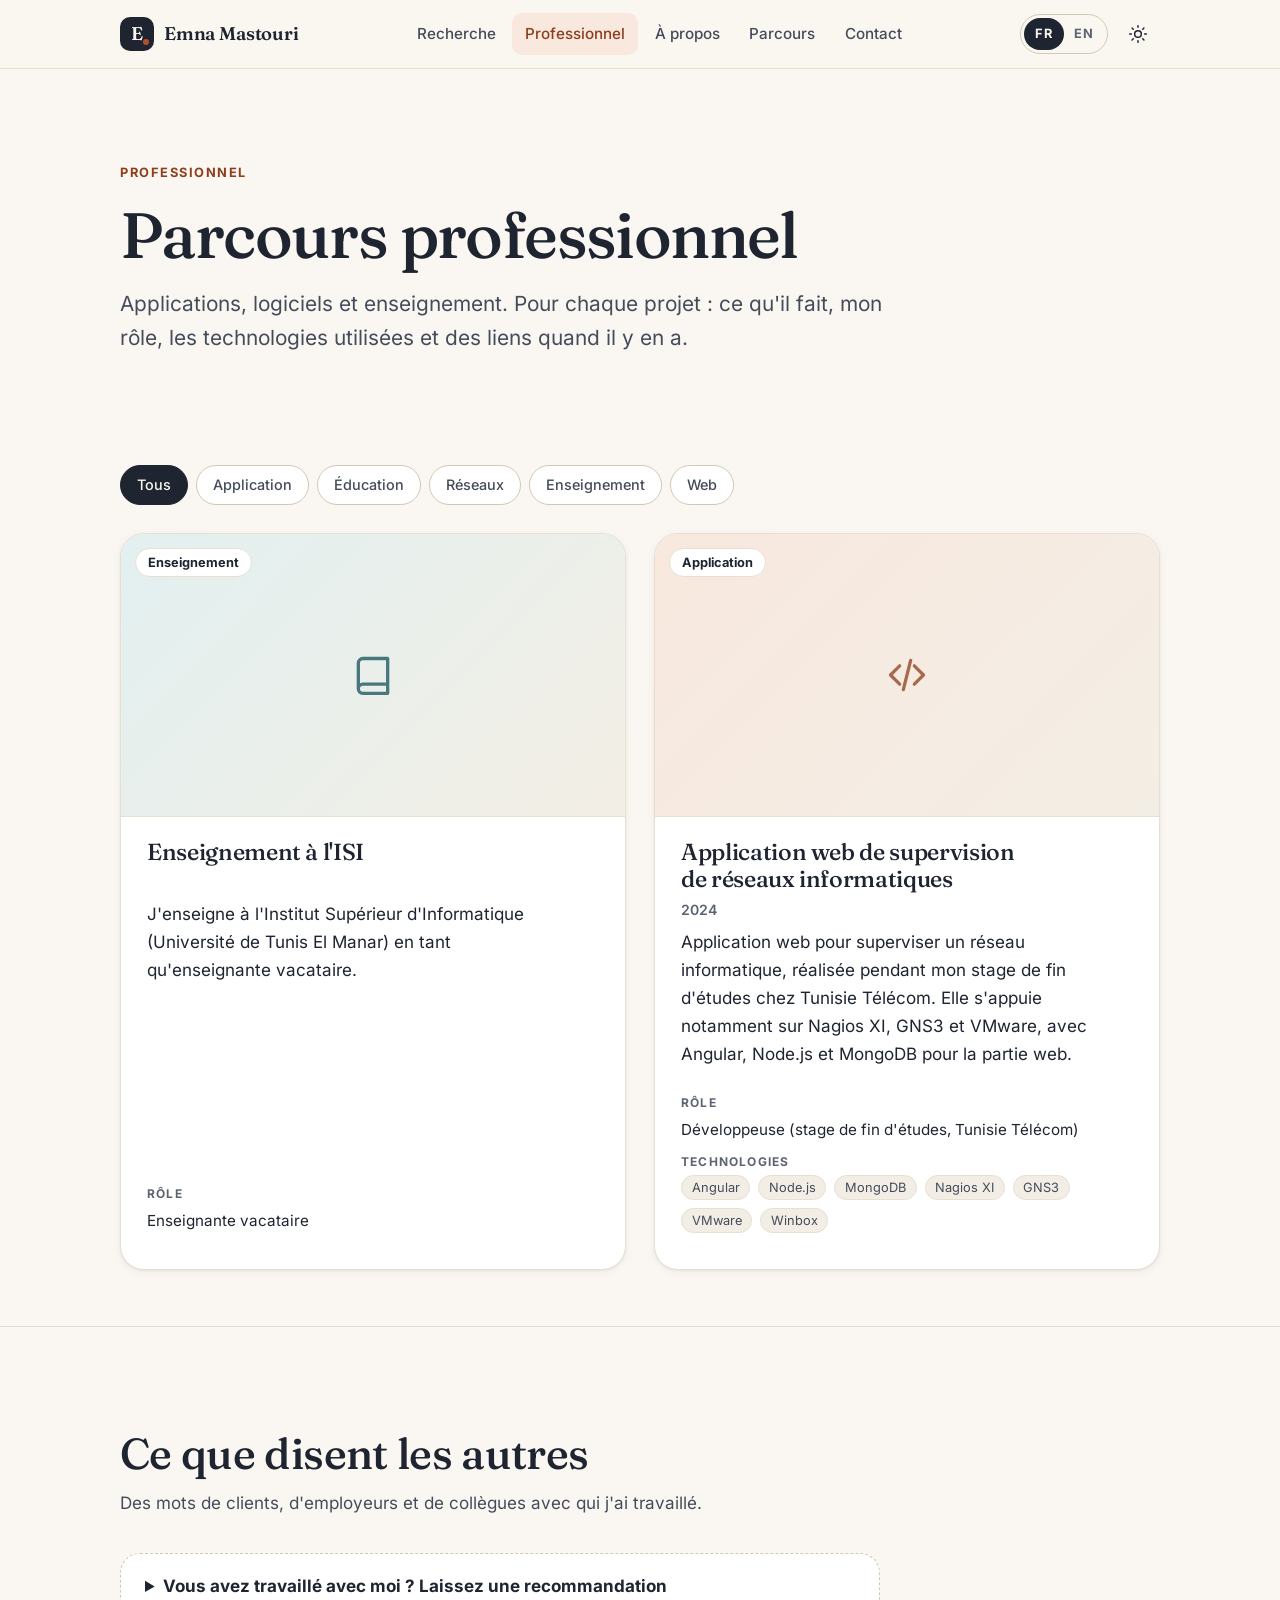
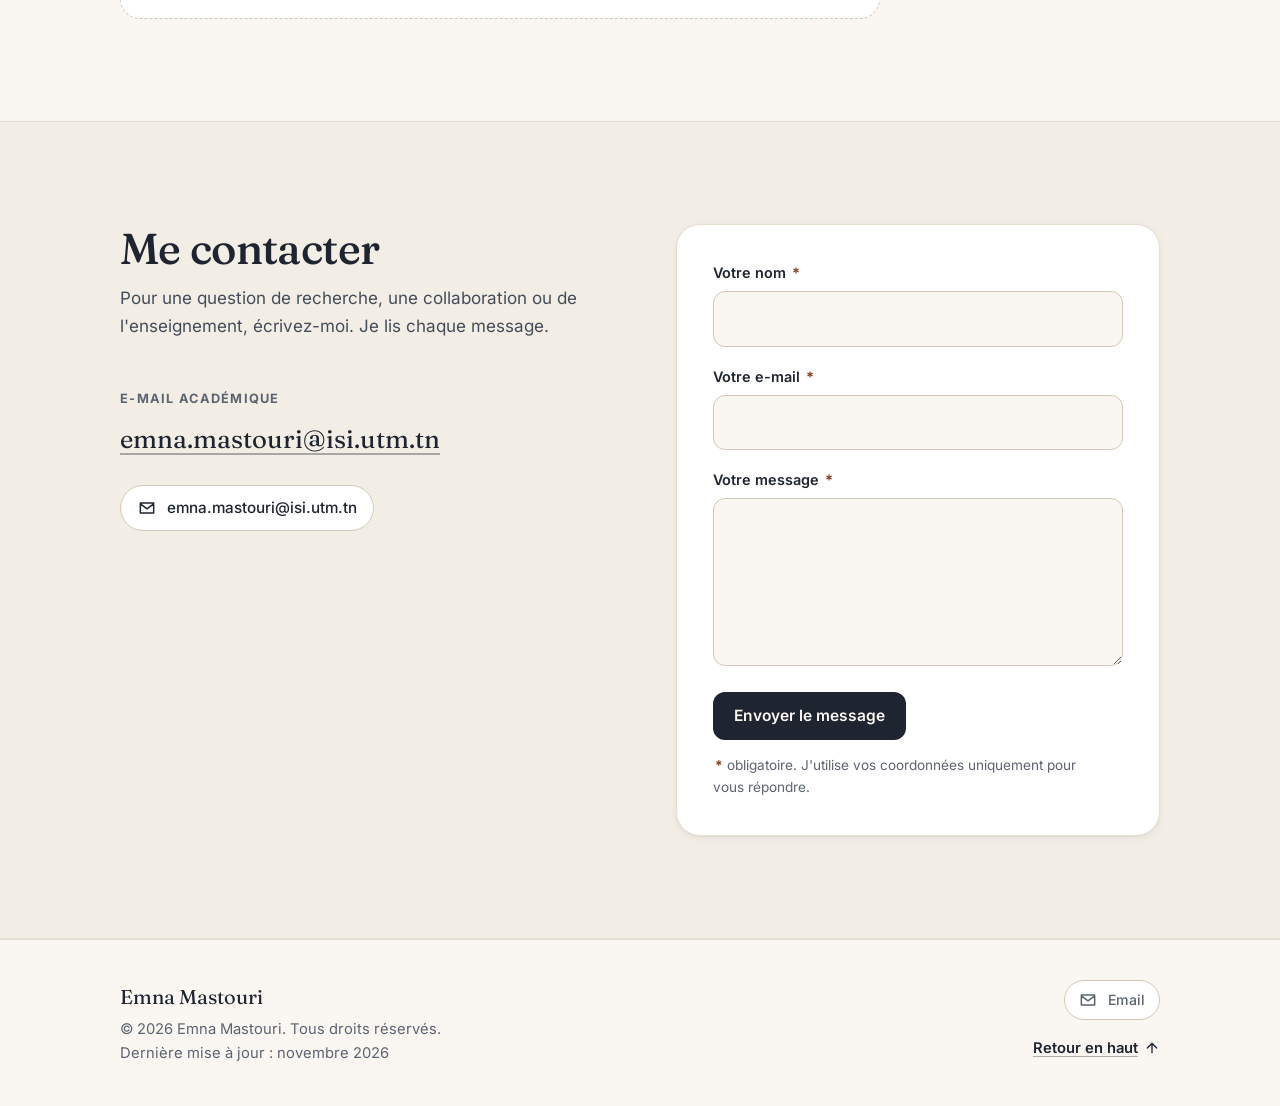
<file: fr/professionnel/index.html>
<!DOCTYPE html><html lang="fr"> <head><meta charset="utf-8"><meta name="viewport" content="width=device-width, initial-scale=1"><title>Parcours professionnel | Emna Mastouri</title><meta name="description" content="Applications web, projets logiciels et enseignement d'Emna Mastouri : ce qui a été réalisé, avec quelles technologies et dans quel rôle."><meta name="robots" content="noimageindex"><meta name="google-site-verification" content="JrBzqzYTA31mHOTBTW5Am0PMlwtj9rFVFHkPRo-6_cM"><link rel="canonical" href="https://emnamastouri.github.io/fr/professionnel/"><link rel="alternate" hreflang="fr" href="https://emnamastouri.github.io/fr/professionnel/"><link rel="alternate" hreflang="en" href="https://emnamastouri.github.io/en/professional/"><link rel="alternate" hreflang="x-default" href="https://emnamastouri.github.io/"><meta property="og:type" content="website"><meta property="og:site_name" content="Emna Mastouri"><meta property="og:title" content="Parcours professionnel | Emna Mastouri"><meta property="og:description" content="Applications web, projets logiciels et enseignement d'Emna Mastouri : ce qui a été réalisé, avec quelles technologies et dans quel rôle."><meta property="og:url" content="https://emnamastouri.github.io/fr/professionnel/"><meta property="og:image" content="https://emnamastouri.github.io/og-image.png"><meta property="og:image:width" content="1200"><meta property="og:image:height" content="630"><meta property="og:locale" content="fr_FR"><meta property="og:locale:alternate" content="en_GB"><meta name="twitter:card" content="summary_large_image"><meta name="theme-color" content="#FAF7F2" media="(prefers-color-scheme: light)"><meta name="theme-color" content="#13161B" media="(prefers-color-scheme: dark)"><link rel="icon" type="image/svg+xml" href="/favicon.svg"><link rel="sitemap" href="/sitemap-index.xml"><!-- Applies the saved theme before the page paints (no flash) --><script>
      (function () {
        var d = document.documentElement;
        d.classList.add('js');
        try {
          var s = localStorage.getItem('theme');
          if (s === 'dark' || s === 'light') d.setAttribute('data-theme', s);
        } catch (e) {}
      })();
    </script><script type="application/ld+json">{"@context":"https://schema.org","@type":"Person","name":"Emna Mastouri","jobTitle":"PhD student in computer science","url":"https://emnamastouri.github.io/fr/","image":"https://emnamastouri.github.io/_astro/photo-web.Bn2J9BeH_Z28690I.jpg","email":"emna.mastouri@isi.utm.tn","affiliation":[{"@type":"CollegeOrUniversity","name":"Faculty of Sciences of Tunis, University of Tunis El Manar"},{"@type":"Organization","name":"LIMTIC laboratory"},{"@type":"CollegeOrUniversity","name":"Higher Institute of Computer Science (ISI), University of Tunis El Manar"}],"alumniOf":[{"@type":"CollegeOrUniversity","name":"Higher Institute of Computer Science (ISI), University of Tunis El Manar"},{"@type":"CollegeOrUniversity","name":"Faculty of Sciences of Tunis, University of Tunis El Manar"}],"knowsAbout":["Adaptive learning systems","Knowledge tracing","Large language models","Constraint solving","Software engineering"]}</script><style>@font-face{font-family:Fraunces Variable;font-style:normal;font-display:swap;font-weight:100 900;src:url(/_astro/fraunces-vietnamese-wght-normal.CnvboYUG.woff2) format("woff2-variations");unicode-range:U+0102-0103,U+0110-0111,U+0128-0129,U+0168-0169,U+01A0-01A1,U+01AF-01B0,U+0300-0301,U+0303-0304,U+0308-0309,U+0323,U+0329,U+1EA0-1EF9,U+20AB}@font-face{font-family:Fraunces Variable;font-style:normal;font-display:swap;font-weight:100 900;src:url(/_astro/fraunces-latin-ext-wght-normal.Ca2vKHc0.woff2) format("woff2-variations");unicode-range:U+0100-02BA,U+02BD-02C5,U+02C7-02CC,U+02CE-02D7,U+02DD-02FF,U+0304,U+0308,U+0329,U+1D00-1DBF,U+1E00-1E9F,U+1EF2-1EFF,U+2020,U+20A0-20AB,U+20AD-20C0,U+2113,U+2C60-2C7F,U+A720-A7FF}@font-face{font-family:Fraunces Variable;font-style:normal;font-display:swap;font-weight:100 900;src:url(/_astro/fraunces-latin-wght-normal.ukD16Tqj.woff2) format("woff2-variations");unicode-range:U+0000-00FF,U+0131,U+0152-0153,U+02BB-02BC,U+02C6,U+02DA,U+02DC,U+0304,U+0308,U+0329,U+2000-206F,U+20AC,U+2122,U+2191,U+2193,U+2212,U+2215,U+FEFF,U+FFFD}
</style>
<link rel="stylesheet" href="/_astro/_section_.ClIsd0Dl.css"></head> <body> <a class="skip-link" href="#main">Aller au contenu</a> <header class="site-header"> <div class="container header-inner"> <a class="brand" href="/fr/" aria-label="Emna Mastouri, Accueil"> <span class="brand-mark" aria-hidden="true">E</span> <span class="brand-name">Emna Mastouri</span> </a> <nav id="site-nav" class="nav" aria-label="Navigation principale"> <ul> <li> <a href="/fr/recherche/" class="nav-link nav-link--research"> Recherche </a> </li><li> <a href="/fr/professionnel/" aria-current="page" class="nav-link nav-link--professional"> Professionnel </a> </li><li> <a href="/fr/#about" class="nav-link nav-link--about"> À propos </a> </li><li> <a href="/fr/#path" class="nav-link nav-link--path"> Parcours </a> </li><li> <a href="/fr/#contact" class="nav-link nav-link--contact"> Contact </a> </li> </ul> </nav> <div class="header-tools"> <div class="lang-switch" role="group" aria-label="Langue"> <span class="lang-opt is-current" lang="fr" aria-current="true">FR</span> <a class="lang-opt" href="/en/professional/" hreflang="en" lang="en" data-set-lang="en" aria-label="EN: Read this site in English" title="Read this site in English"> EN </a> </div> <button type="button" class="icon-btn theme-toggle" data-label-to-light="Passer en mode clair" data-label-to-dark="Passer en mode sombre" aria-label="Passer en mode sombre"> <svg class="icon-sun" viewBox="0 0 24 24" width="20" height="20" fill="none" stroke="currentColor" stroke-width="1.8" stroke-linecap="round" aria-hidden="true"> <circle cx="12" cy="12" r="4"></circle> <path d="M12 2v2M12 20v2M4.9 4.9l1.4 1.4M17.7 17.7l1.4 1.4M2 12h2M20 12h2M4.9 19.1l1.4-1.4M17.7 6.3l1.4-1.4"></path> </svg> <svg class="icon-moon" viewBox="0 0 24 24" width="20" height="20" fill="none" stroke="currentColor" stroke-width="1.8" stroke-linecap="round" stroke-linejoin="round" aria-hidden="true"> <path d="M20 14.5A8.5 8.5 0 0 1 9.5 4a8.5 8.5 0 1 0 10.5 10.5z"></path> </svg> </button> <button type="button" class="icon-btn menu-btn" aria-expanded="false" aria-controls="site-nav" aria-label="Menu"> <svg viewBox="0 0 24 24" width="22" height="22" fill="none" stroke="currentColor" stroke-width="1.8" stroke-linecap="round" aria-hidden="true"> <path class="bars" d="M4 7h16M4 12h16M4 17h16"></path> <path class="cross" d="M6 6l12 12M18 6L6 18"></path> </svg> </button> </div> </div> </header> <script type="module">const c=document.documentElement,t=document.querySelector(".theme-toggle"),n=()=>c.getAttribute("data-theme")||(matchMedia("(prefers-color-scheme: dark)").matches?"dark":"light"),d=()=>{t&&t.setAttribute("aria-label",n()==="dark"?t.dataset.labelToLight:t.dataset.labelToDark)};d();t?.addEventListener("click",()=>{const e=n()==="dark"?"light":"dark";c.setAttribute("data-theme",e);try{localStorage.setItem("theme",e)}catch{}d()});document.querySelectorAll("[data-set-lang]").forEach(e=>{e.addEventListener("click",()=>{try{localStorage.setItem("lang",e.dataset.setLang)}catch{}})});const a=document.querySelector(".menu-btn"),s=document.querySelector(".site-header"),r=e=>{s?.classList.toggle("menu-open",e),a?.setAttribute("aria-expanded",String(e))};a?.addEventListener("click",()=>r(a.getAttribute("aria-expanded")!=="true"));document.querySelectorAll("#site-nav a").forEach(e=>e.addEventListener("click",()=>r(!1)));document.addEventListener("keydown",e=>{e.key==="Escape"&&a?.getAttribute("aria-expanded")==="true"&&(r(!1),a.focus())});</script> <main id="main" tabindex="-1">  <section class="page-head"> <div class="container"> <p class="eyebrow eyebrow--professional">Professionnel</p> <h1>Parcours professionnel</h1> <p class="page-intro">Applications, logiciels et enseignement. Pour chaque projet : ce qu&#39;il fait, mon rôle, les technologies utilisées et des liens quand il y en a.</p> </div> </section> <section class="section section--tight" aria-label="Parcours professionnel"> <div class="container"> <h2 class="sr-only">Projets</h2> <script type="module">document.querySelectorAll(".filter").forEach(e=>{const a=document.getElementById(e.dataset.filterFor);if(!a)return;const l=Array.from(a.querySelectorAll("[data-tags]"));e.addEventListener("click",n=>{const r=n.target.closest(".filter-btn");if(!r)return;const s=r.dataset.tag;e.querySelectorAll(".filter-btn").forEach(t=>t.setAttribute("aria-pressed",String(t===r))),l.forEach(t=>{const c=!s||(t.dataset.tags||"").split(" ").includes(s);t.hidden=!c})})});</script> <div class="filter" data-filter-for="project-list" role="group" aria-label="Filtrer par thème"><button type="button" class="filter-btn" data-tag="" aria-pressed="true">Tous</button><button type="button" class="filter-btn" data-tag="app" aria-pressed="false">Application</button><button type="button" class="filter-btn" data-tag="education" aria-pressed="false">Éducation</button><button type="button" class="filter-btn" data-tag="networks" aria-pressed="false">Réseaux</button><button type="button" class="filter-btn" data-tag="teaching" aria-pressed="false">Enseignement</button><button type="button" class="filter-btn" data-tag="web" aria-pressed="false">Web</button></div> <ul class="card-grid" id="project-list"> <li class="card" data-tags="teaching education teaching"> <article> <div class="card-media card-media--teaching"> <div class="card-media-fallback" aria-hidden="true"> <svg viewBox="0 0 24 24" width="44" height="44" fill="none" stroke="currentColor" stroke-width="1.8" stroke-linecap="round" stroke-linejoin="round" aria-hidden="true" focusable="false"><path d="M4 19.5A2.5 2.5 0 0 1 6.5 17H20V3H6.5A2.5 2.5 0 0 0 4 5.5zM4 19.5A2.5 2.5 0 0 0 6.5 22H20v-5"></path></svg> </div> <span class="card-kind">Enseignement</span> </div> <div class="card-body"> <h3> Enseignement à l&#39;ISI  </h3> <p class="meta">   </p> <p>J&#39;enseigne à l&#39;Institut Supérieur d&#39;Informatique (Université de Tunis El Manar) en tant qu&#39;enseignante vacataire.</p> <dl class="facts"> <div> <dt>Rôle</dt> <dd>Enseignante vacataire</dd> </div>  </dl>   </div> </article> </li><li class="card" data-tags="networks web app"> <article> <div class="card-media card-media--app"> <div class="card-media-fallback" aria-hidden="true"> <svg viewBox="0 0 24 24" width="44" height="44" fill="none" stroke="currentColor" stroke-width="1.8" stroke-linecap="round" stroke-linejoin="round" aria-hidden="true" focusable="false"><path d="M8 7l-5 5 5 5M16 7l5 5-5 5M14 4l-4 16"></path></svg> </div> <span class="card-kind">Application</span> </div> <div class="card-body"> <h3> Application web de supervision de réseaux informatiques  </h3> <p class="meta"> 2024  </p> <p>Application web pour superviser un réseau informatique, réalisée pendant mon stage de fin d&#39;études chez Tunisie Télécom. Elle s&#39;appuie notamment sur Nagios XI, GNS3 et VMware, avec Angular, Node.js et MongoDB pour la partie web.</p> <dl class="facts"> <div> <dt>Rôle</dt> <dd>Développeuse (stage de fin d&#39;études, Tunisie Télécom)</dd> </div> <div> <dt>Technologies</dt> <dd> <ul class="chips chips--small"><li>Angular</li><li>Node.js</li><li>MongoDB</li><li>Nagios XI</li><li>GNS3</li><li>VMware</li><li>Winbox</li></ul> </dd> </div> </dl>   </div> </article> </li> </ul>  </div> </section><section class="section testimonials section--divided" id="testimonials" aria-labelledby="testimonials-title"> <div class="container"> <header class="section-head"> <h2 id="testimonials-title">Ce que disent les autres</h2> <p>Des mots de clients, d&#39;employeurs et de collègues avec qui j&#39;ai travaillé.</p> </header>  <details class="invite"> <summary>Vous avez travaillé avec moi ? Laissez une recommandation</summary> <p class="invite-text">Votre message m&#39;arrive en privé. Je le lis d&#39;abord, et je ne le publie, avec votre nom, qu&#39;avec votre accord.</p> <form class="contact-form invite-form" method="post" action="https://api.web3forms.com/submit" data-form data-subject="Portfolio recommendation from" data-email="emna.mastouri@isi.utm.tn" data-ready="yes" data-sent="Merci, votre recommandation m'est bien parvenue. Je la lirai et je reviendrai vers vous avant de publier quoi que ce soit." data-error="Désolée, le message n'a pas pu être envoyé. Écrivez-moi directement à l'adresse de la section contact." data-sending="Envoi en cours…" data-send="Envoyer ma recommandation" data-mailto="Votre application de messagerie va s'ouvrir avec le message prêt à envoyer."> <input type="hidden" name="access_key" value="b0537a9e-2e2f-4dcd-8f90-206f8c5cb095"> <input type="checkbox" name="botcheck" class="hp" tabindex="-1" autocomplete="off" aria-hidden="true"> <div class="field-row"> <div class="field"> <label for="reco-professional-name">Votre nom <span class="req" aria-hidden="true">*</span></label> <input id="reco-professional-name" name="name" type="text" required autocomplete="name"> </div> <div class="field"> <label for="reco-professional-email">Votre e-mail (jamais publié) <span class="req" aria-hidden="true">*</span></label> <input id="reco-professional-email" name="email" type="email" required autocomplete="email"> </div> </div> <div class="field-row"> <div class="field"> <label for="reco-professional-relation">Dans quel cadre nous connaissons-nous ? <span class="req" aria-hidden="true">*</span></label> <select id="reco-professional-relation" name="relation" required> <option value="" disabled selected>Choisir…</option> <option value="client">Client</option><option value="employer">Employeur</option><option value="colleague">Collègue</option><option value="supervisor">Directeur de recherche</option><option value="collaborator">Collaborateur</option> </select> </div> <div class="field"> <label for="reco-professional-org">Organisation (facultatif)</label> <input id="reco-professional-org" name="organization" type="text" autocomplete="organization"> </div> </div> <div class="field"> <label for="reco-professional-role">Votre fonction (facultatif)</label> <input id="reco-professional-role" name="role" type="text" autocomplete="organization-title"> </div> <div class="field"> <label for="reco-professional-message">Votre recommandation <span class="req" aria-hidden="true">*</span></label> <textarea id="reco-professional-message" name="message" rows="5" required></textarea> </div> <label class="consent"> <input type="checkbox" name="consent" value="yes" required> <span>J’accepte que mes mots, mon nom et mon organisation soient publiés sur ce site. <span class="req" aria-hidden="true">*</span></span> </label> <button type="submit" class="btn btn--primary">Envoyer ma recommandation</button> <p class="form-note"><span class="req" aria-hidden="true">*</span> obligatoire</p> <p class="form-status" role="status" aria-live="polite"></p> </form> </details> </div> </section> <script type="module" src="/_astro/Testimonials.astro_astro_type_script_index_0_lang.UB4kqivp.js"></script><section class="section section--tint" id="contact" aria-labelledby="contact-title"> <div class="container contact-grid"> <div> <header class="section-head"> <h2 id="contact-title">Me contacter</h2> <p>Pour une question de recherche, une collaboration ou de l&#39;enseignement, écrivez-moi. Je lis chaque message.</p> </header> <p class="contact-mail"> <span class="mini-title">E-mail académique</span> <a href="mailto:emna.mastouri@isi.utm.tn">emna.mastouri@isi.utm.tn</a> </p> <ul class="social"> <li> <a class="social-link" href="mailto:emna.mastouri@isi.utm.tn"> <svg viewBox="0 0 24 24" width="20" height="20" fill="none" stroke="currentColor" stroke-width="1.8" stroke-linecap="round" stroke-linejoin="round" aria-hidden="true" focusable="false"><path d="M4 6h16v12H4zM4 7l8 6 8-6"></path></svg> <span class="social-text">emna.mastouri@isi.utm.tn</span> </a> </li>  </ul> </div> <form class="contact-form" id="contact-form" method="post" action="https://api.web3forms.com/submit" data-form data-subject="Portfolio contact from" data-email="emna.mastouri@isi.utm.tn" data-ready="yes" data-sent="Merci, votre message est bien parti. Je vous répondrai dès que possible." data-error="Désolée, le message n'a pas pu être envoyé. Écrivez-moi directement à l'adresse ci-dessus." data-sending="Envoi en cours…" data-send="Envoyer le message" data-mailto="Votre application de messagerie va s'ouvrir avec le message prêt à envoyer."> <input type="hidden" name="access_key" value="b0537a9e-2e2f-4dcd-8f90-206f8c5cb095"> <input type="checkbox" name="botcheck" class="hp" tabindex="-1" autocomplete="off" aria-hidden="true"> <div class="field"> <label for="c-name">Votre nom <span class="req" aria-hidden="true">*</span></label> <input id="c-name" name="name" type="text" required autocomplete="name"> </div> <div class="field"> <label for="c-email">Votre e-mail <span class="req" aria-hidden="true">*</span></label> <input id="c-email" name="email" type="email" required autocomplete="email"> </div> <div class="field"> <label for="c-message">Votre message <span class="req" aria-hidden="true">*</span></label> <textarea id="c-message" name="message" rows="5" required></textarea> </div> <button type="submit" class="btn btn--primary">Envoyer le message</button> <p class="form-note"><span class="req" aria-hidden="true">*</span> obligatoire. J&#39;utilise vos coordonnées uniquement pour vous répondre.</p> <p class="form-status" role="status" aria-live="polite"></p> </form> </div> </section> <script type="module" src="/_astro/Contact.astro_astro_type_script_index_0_lang.DWQLCaNE.js"></script>  </main> <footer class="site-footer"> <div class="container footer-inner"> <div> <p class="footer-name">Emna Mastouri</p> <p class="footer-meta">© 2026 Emna Mastouri. Tous droits réservés.</p> <p class="footer-meta">Dernière mise à jour : novembre 2026</p> </div> <div class="footer-side"> <ul class="social social--compact"> <li> <a class="social-link" href="mailto:emna.mastouri@isi.utm.tn"> <svg viewBox="0 0 24 24" width="20" height="20" fill="none" stroke="currentColor" stroke-width="1.8" stroke-linecap="round" stroke-linejoin="round" aria-hidden="true" focusable="false"><path d="M4 6h16v12H4zM4 7l8 6 8-6"></path></svg> <span class="social-text">Email</span> </a> </li>  </ul> <a class="to-top" href="#main"> Retour en haut <svg viewBox="0 0 24 24" width="16" height="16" fill="none" stroke="currentColor" stroke-width="2" stroke-linecap="round" stroke-linejoin="round" aria-hidden="true"><path d="M12 19V5M5 12l7-7 7 7"></path></svg> </a> </div> </div> </footer> </body></html>
</file>
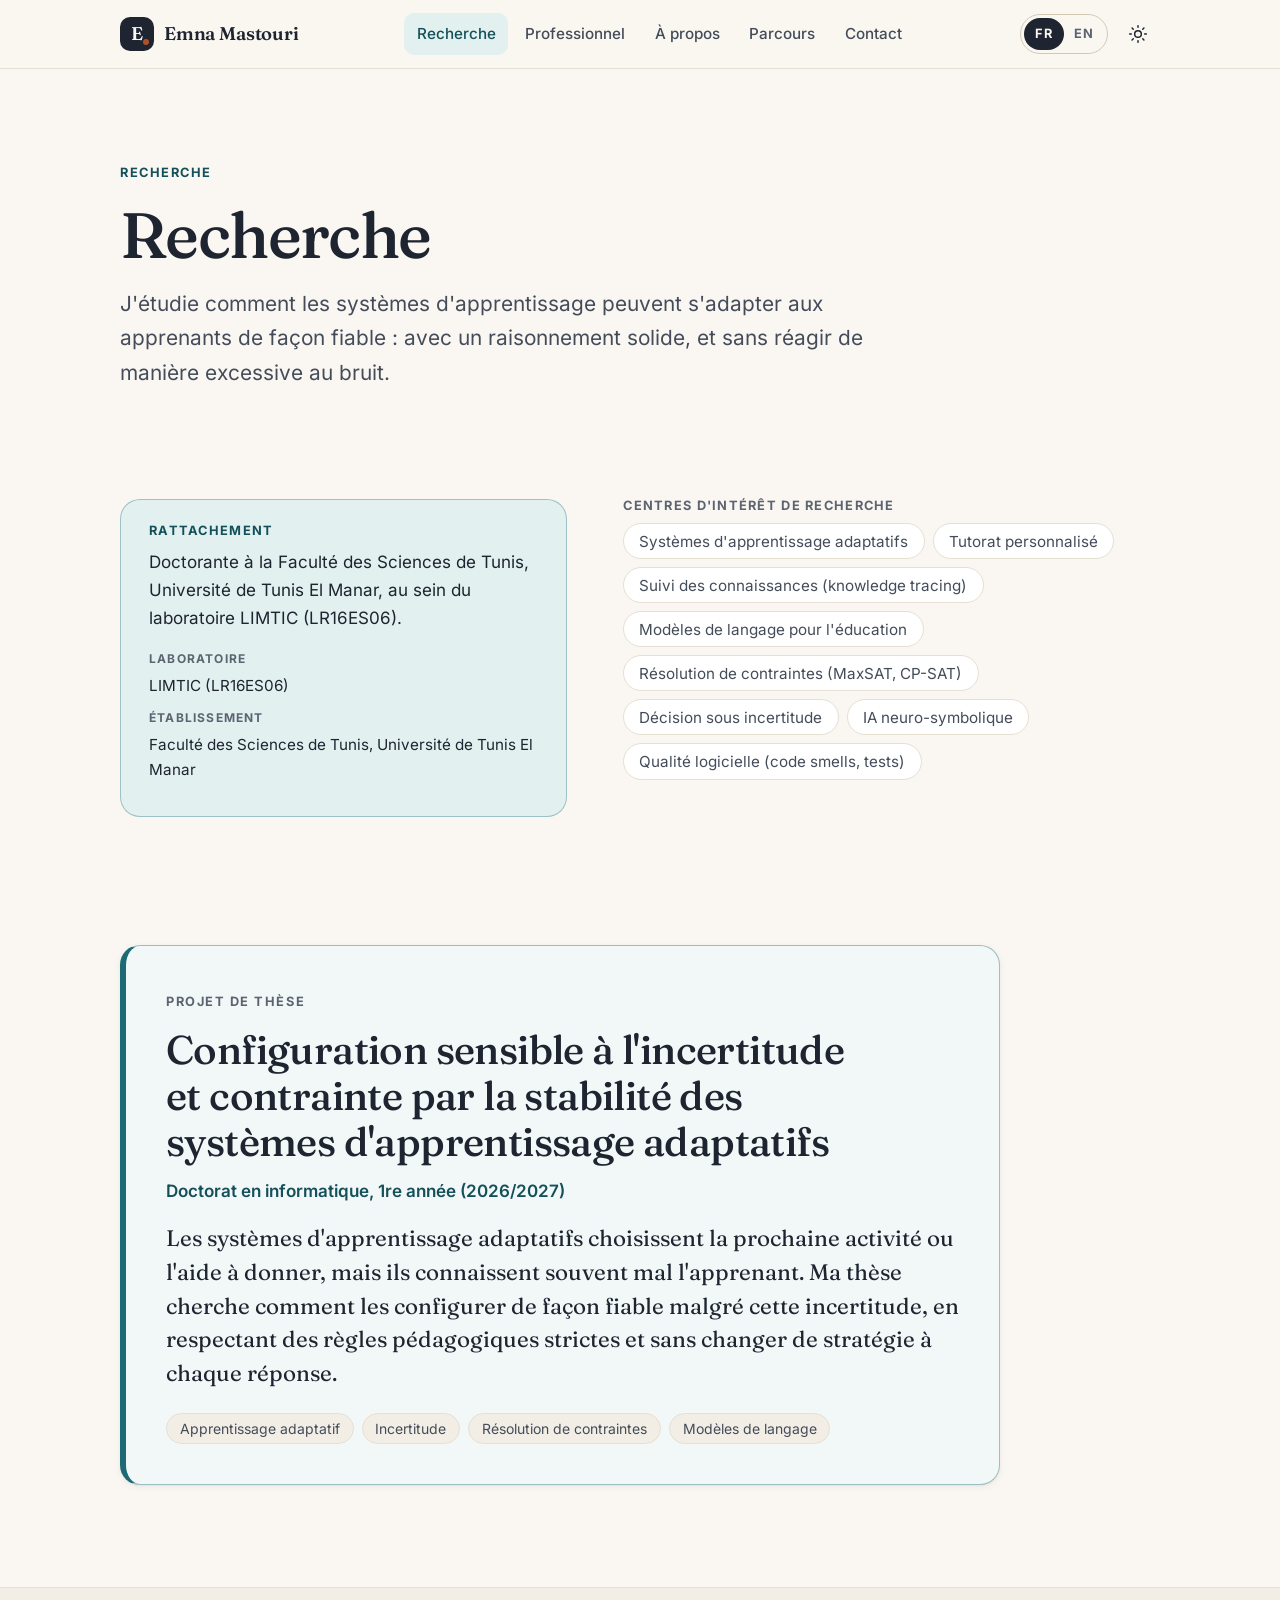
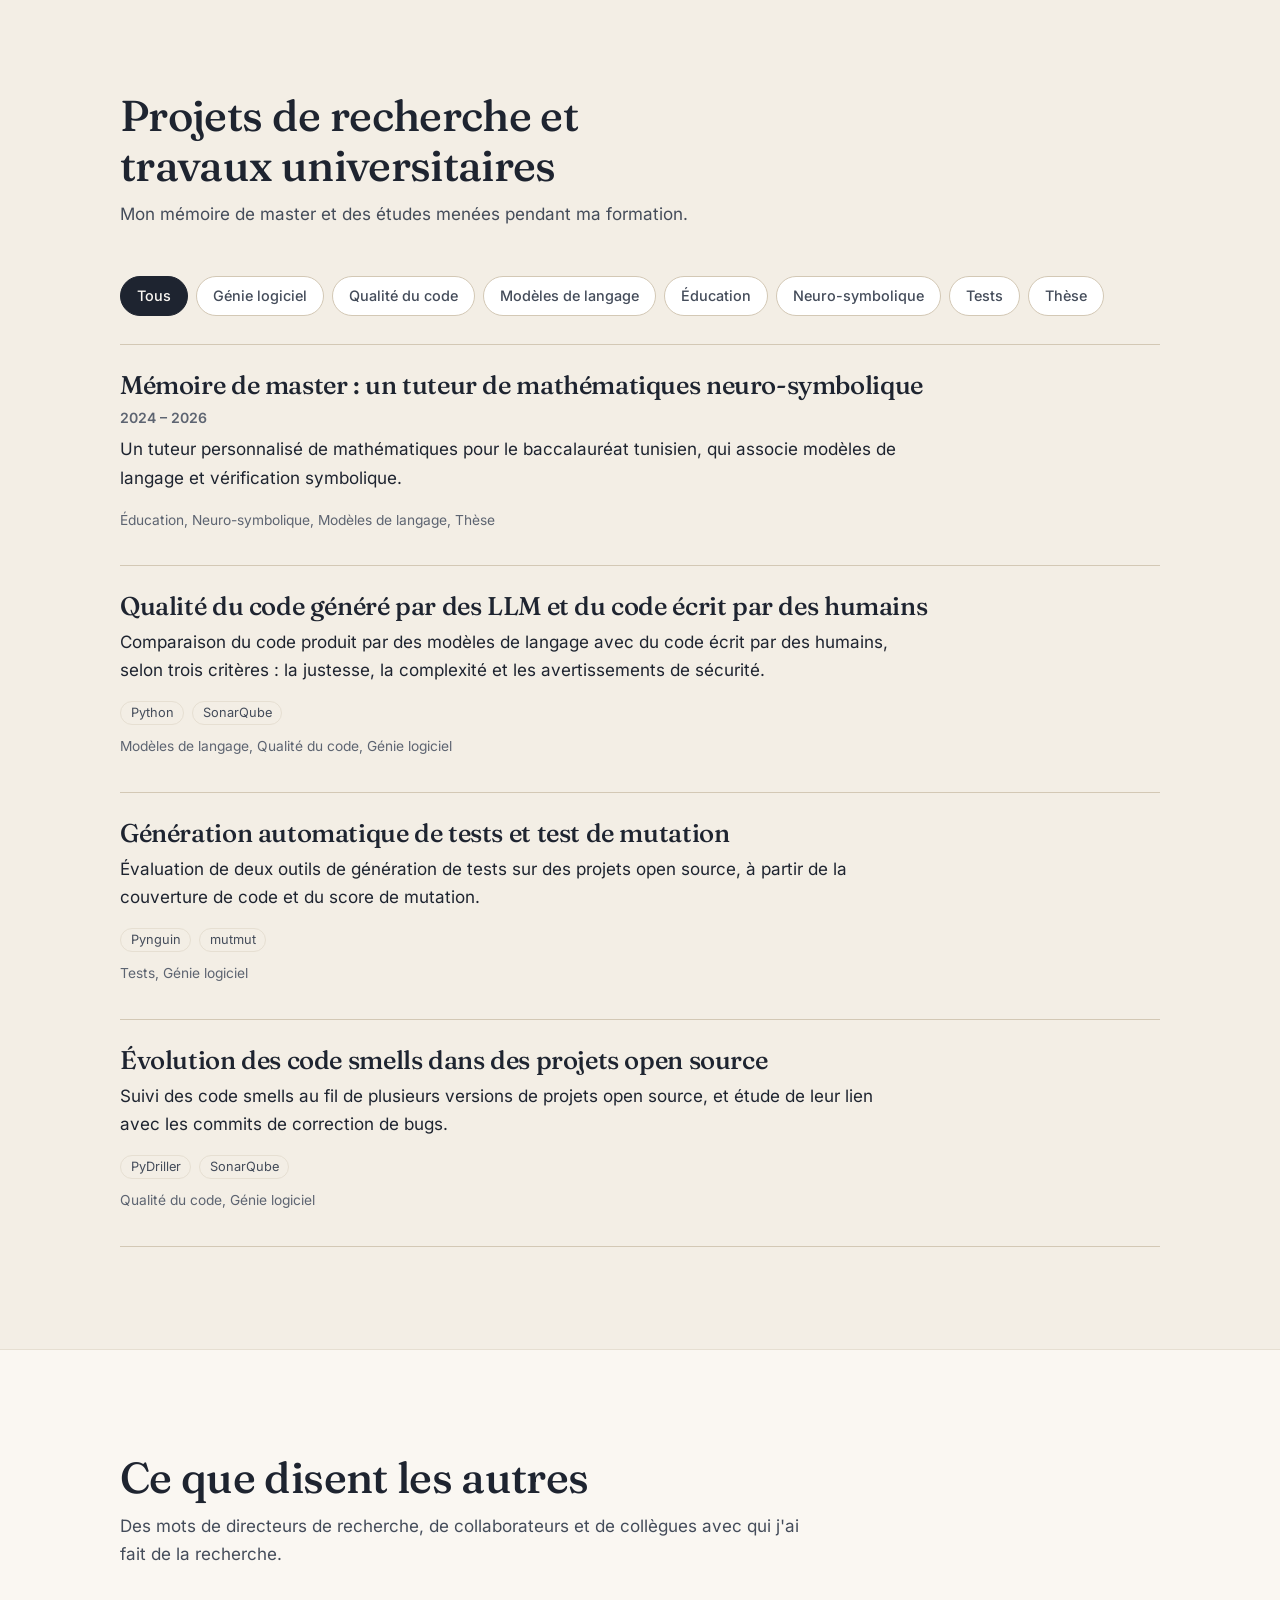
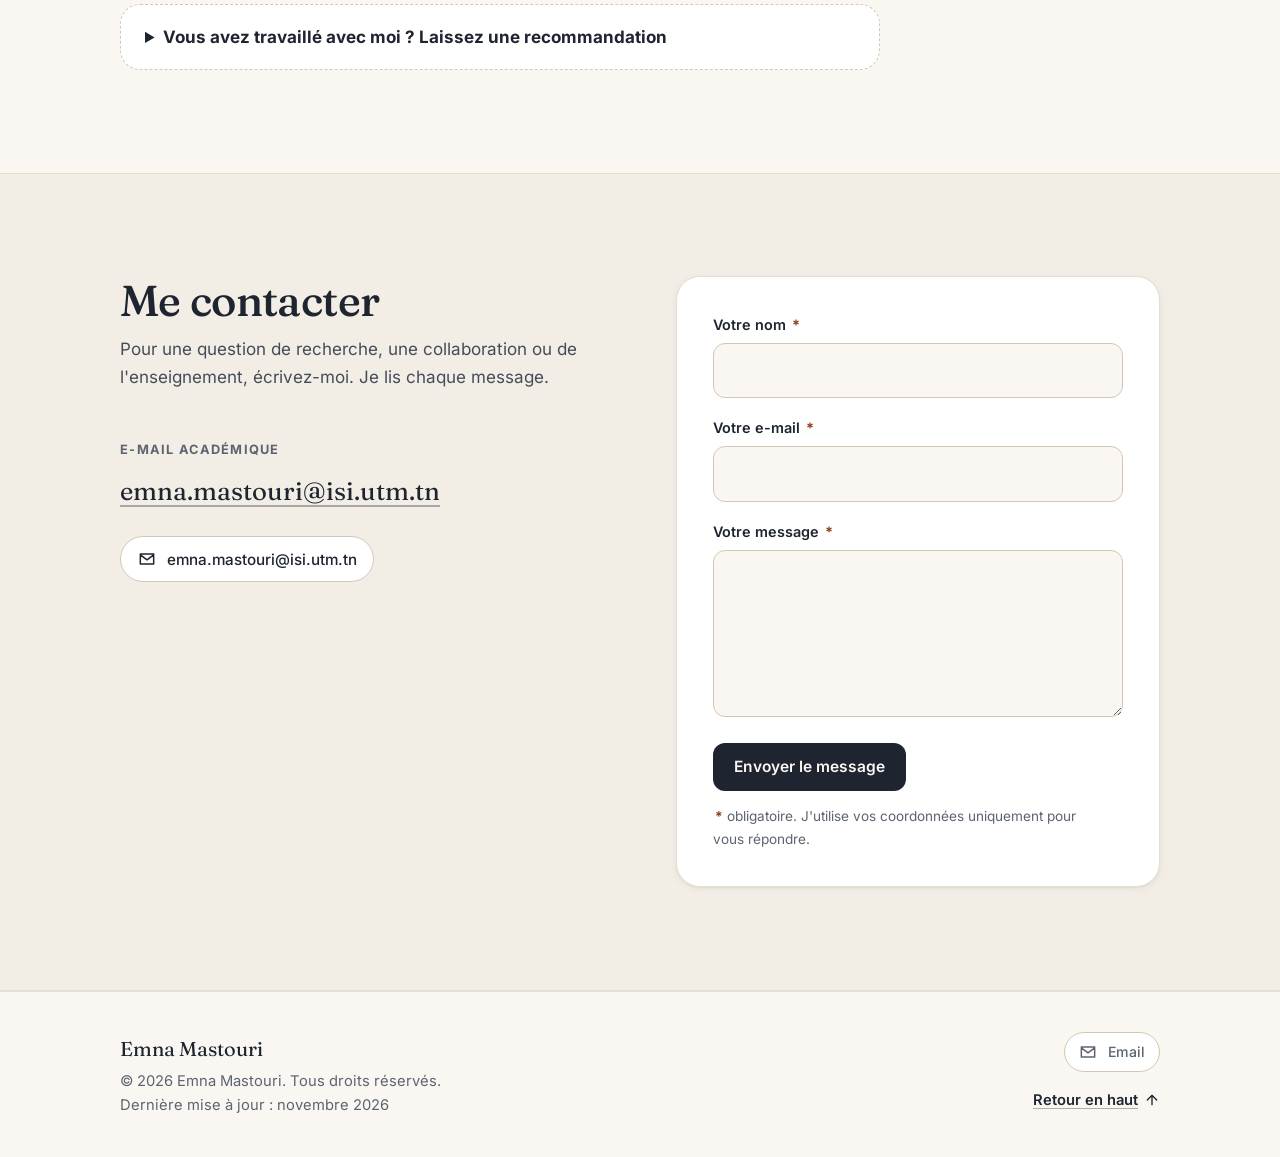
<file: fr/recherche/index.html>
<!DOCTYPE html><html lang="fr"> <head><meta charset="utf-8"><meta name="viewport" content="width=device-width, initial-scale=1"><title>Recherche | Emna Mastouri</title><meta name="description" content="Projet de thèse, projets de recherche, publications et communications d'Emna Mastouri sur les systèmes d'apprentissage adaptatifs, l'incertitude et la résolution de contraintes."><meta name="robots" content="noimageindex"><meta name="google-site-verification" content="JrBzqzYTA31mHOTBTW5Am0PMlwtj9rFVFHkPRo-6_cM"><link rel="canonical" href="https://emnamastouri.github.io/fr/recherche/"><link rel="alternate" hreflang="fr" href="https://emnamastouri.github.io/fr/recherche/"><link rel="alternate" hreflang="en" href="https://emnamastouri.github.io/en/research/"><link rel="alternate" hreflang="x-default" href="https://emnamastouri.github.io/"><meta property="og:type" content="website"><meta property="og:site_name" content="Emna Mastouri"><meta property="og:title" content="Recherche | Emna Mastouri"><meta property="og:description" content="Projet de thèse, projets de recherche, publications et communications d'Emna Mastouri sur les systèmes d'apprentissage adaptatifs, l'incertitude et la résolution de contraintes."><meta property="og:url" content="https://emnamastouri.github.io/fr/recherche/"><meta property="og:image" content="https://emnamastouri.github.io/og-image.png"><meta property="og:image:width" content="1200"><meta property="og:image:height" content="630"><meta property="og:locale" content="fr_FR"><meta property="og:locale:alternate" content="en_GB"><meta name="twitter:card" content="summary_large_image"><meta name="theme-color" content="#FAF7F2" media="(prefers-color-scheme: light)"><meta name="theme-color" content="#13161B" media="(prefers-color-scheme: dark)"><link rel="icon" type="image/svg+xml" href="/favicon.svg"><link rel="sitemap" href="/sitemap-index.xml"><!-- Applies the saved theme before the page paints (no flash) --><script>
      (function () {
        var d = document.documentElement;
        d.classList.add('js');
        try {
          var s = localStorage.getItem('theme');
          if (s === 'dark' || s === 'light') d.setAttribute('data-theme', s);
        } catch (e) {}
      })();
    </script><script type="application/ld+json">{"@context":"https://schema.org","@type":"Person","name":"Emna Mastouri","jobTitle":"PhD student in computer science","url":"https://emnamastouri.github.io/fr/","image":"https://emnamastouri.github.io/_astro/photo-web.Bn2J9BeH_Z28690I.jpg","email":"emna.mastouri@isi.utm.tn","affiliation":[{"@type":"CollegeOrUniversity","name":"Faculty of Sciences of Tunis, University of Tunis El Manar"},{"@type":"Organization","name":"LIMTIC laboratory"},{"@type":"CollegeOrUniversity","name":"Higher Institute of Computer Science (ISI), University of Tunis El Manar"}],"alumniOf":[{"@type":"CollegeOrUniversity","name":"Higher Institute of Computer Science (ISI), University of Tunis El Manar"},{"@type":"CollegeOrUniversity","name":"Faculty of Sciences of Tunis, University of Tunis El Manar"}],"knowsAbout":["Adaptive learning systems","Knowledge tracing","Large language models","Constraint solving","Software engineering"]}</script><style>@font-face{font-family:Fraunces Variable;font-style:normal;font-display:swap;font-weight:100 900;src:url(/_astro/fraunces-vietnamese-wght-normal.CnvboYUG.woff2) format("woff2-variations");unicode-range:U+0102-0103,U+0110-0111,U+0128-0129,U+0168-0169,U+01A0-01A1,U+01AF-01B0,U+0300-0301,U+0303-0304,U+0308-0309,U+0323,U+0329,U+1EA0-1EF9,U+20AB}@font-face{font-family:Fraunces Variable;font-style:normal;font-display:swap;font-weight:100 900;src:url(/_astro/fraunces-latin-ext-wght-normal.Ca2vKHc0.woff2) format("woff2-variations");unicode-range:U+0100-02BA,U+02BD-02C5,U+02C7-02CC,U+02CE-02D7,U+02DD-02FF,U+0304,U+0308,U+0329,U+1D00-1DBF,U+1E00-1E9F,U+1EF2-1EFF,U+2020,U+20A0-20AB,U+20AD-20C0,U+2113,U+2C60-2C7F,U+A720-A7FF}@font-face{font-family:Fraunces Variable;font-style:normal;font-display:swap;font-weight:100 900;src:url(/_astro/fraunces-latin-wght-normal.ukD16Tqj.woff2) format("woff2-variations");unicode-range:U+0000-00FF,U+0131,U+0152-0153,U+02BB-02BC,U+02C6,U+02DA,U+02DC,U+0304,U+0308,U+0329,U+2000-206F,U+20AC,U+2122,U+2191,U+2193,U+2212,U+2215,U+FEFF,U+FFFD}
</style>
<link rel="stylesheet" href="/_astro/_section_.ClIsd0Dl.css"></head> <body> <a class="skip-link" href="#main">Aller au contenu</a> <header class="site-header"> <div class="container header-inner"> <a class="brand" href="/fr/" aria-label="Emna Mastouri, Accueil"> <span class="brand-mark" aria-hidden="true">E</span> <span class="brand-name">Emna Mastouri</span> </a> <nav id="site-nav" class="nav" aria-label="Navigation principale"> <ul> <li> <a href="/fr/recherche/" aria-current="page" class="nav-link nav-link--research"> Recherche </a> </li><li> <a href="/fr/professionnel/" class="nav-link nav-link--professional"> Professionnel </a> </li><li> <a href="/fr/#about" class="nav-link nav-link--about"> À propos </a> </li><li> <a href="/fr/#path" class="nav-link nav-link--path"> Parcours </a> </li><li> <a href="/fr/#contact" class="nav-link nav-link--contact"> Contact </a> </li> </ul> </nav> <div class="header-tools"> <div class="lang-switch" role="group" aria-label="Langue"> <span class="lang-opt is-current" lang="fr" aria-current="true">FR</span> <a class="lang-opt" href="/en/research/" hreflang="en" lang="en" data-set-lang="en" aria-label="EN: Read this site in English" title="Read this site in English"> EN </a> </div> <button type="button" class="icon-btn theme-toggle" data-label-to-light="Passer en mode clair" data-label-to-dark="Passer en mode sombre" aria-label="Passer en mode sombre"> <svg class="icon-sun" viewBox="0 0 24 24" width="20" height="20" fill="none" stroke="currentColor" stroke-width="1.8" stroke-linecap="round" aria-hidden="true"> <circle cx="12" cy="12" r="4"></circle> <path d="M12 2v2M12 20v2M4.9 4.9l1.4 1.4M17.7 17.7l1.4 1.4M2 12h2M20 12h2M4.9 19.1l1.4-1.4M17.7 6.3l1.4-1.4"></path> </svg> <svg class="icon-moon" viewBox="0 0 24 24" width="20" height="20" fill="none" stroke="currentColor" stroke-width="1.8" stroke-linecap="round" stroke-linejoin="round" aria-hidden="true"> <path d="M20 14.5A8.5 8.5 0 0 1 9.5 4a8.5 8.5 0 1 0 10.5 10.5z"></path> </svg> </button> <button type="button" class="icon-btn menu-btn" aria-expanded="false" aria-controls="site-nav" aria-label="Menu"> <svg viewBox="0 0 24 24" width="22" height="22" fill="none" stroke="currentColor" stroke-width="1.8" stroke-linecap="round" aria-hidden="true"> <path class="bars" d="M4 7h16M4 12h16M4 17h16"></path> <path class="cross" d="M6 6l12 12M18 6L6 18"></path> </svg> </button> </div> </div> </header> <script type="module">const c=document.documentElement,t=document.querySelector(".theme-toggle"),n=()=>c.getAttribute("data-theme")||(matchMedia("(prefers-color-scheme: dark)").matches?"dark":"light"),d=()=>{t&&t.setAttribute("aria-label",n()==="dark"?t.dataset.labelToLight:t.dataset.labelToDark)};d();t?.addEventListener("click",()=>{const e=n()==="dark"?"light":"dark";c.setAttribute("data-theme",e);try{localStorage.setItem("theme",e)}catch{}d()});document.querySelectorAll("[data-set-lang]").forEach(e=>{e.addEventListener("click",()=>{try{localStorage.setItem("lang",e.dataset.setLang)}catch{}})});const a=document.querySelector(".menu-btn"),s=document.querySelector(".site-header"),r=e=>{s?.classList.toggle("menu-open",e),a?.setAttribute("aria-expanded",String(e))};a?.addEventListener("click",()=>r(a.getAttribute("aria-expanded")!=="true"));document.querySelectorAll("#site-nav a").forEach(e=>e.addEventListener("click",()=>r(!1)));document.addEventListener("keydown",e=>{e.key==="Escape"&&a?.getAttribute("aria-expanded")==="true"&&(r(!1),a.focus())});</script> <main id="main" tabindex="-1">  <section class="page-head"> <div class="container"> <p class="eyebrow eyebrow--research">Recherche</p> <h1>Recherche</h1> <p class="page-intro">J&#39;étudie comment les systèmes d&#39;apprentissage peuvent s&#39;adapter aux apprenants de façon fiable : avec un raisonnement solide, et sans réagir de manière excessive au bruit.</p> </div> </section> <script type="module">document.querySelectorAll(".filter").forEach(e=>{const a=document.getElementById(e.dataset.filterFor);if(!a)return;const l=Array.from(a.querySelectorAll("[data-tags]"));e.addEventListener("click",n=>{const r=n.target.closest(".filter-btn");if(!r)return;const s=r.dataset.tag;e.querySelectorAll(".filter-btn").forEach(t=>t.setAttribute("aria-pressed",String(t===r))),l.forEach(t=>{const c=!s||(t.dataset.tags||"").split(" ").includes(s);t.hidden=!c})})});</script><script type="module" src="/_astro/Testimonials.astro_astro_type_script_index_0_lang.UB4kqivp.js"></script> <section class="section section--tight" aria-labelledby="lab-title"> <div class="container lab-grid"> <div class="lab-card"> <h2 id="lab-title" class="mini-title">Rattachement</h2> <p>Doctorante à la Faculté des Sciences de Tunis, Université de Tunis El Manar, au sein du laboratoire LIMTIC (LR16ES06).</p> <dl class="facts facts--stack"> <div> <dt>Laboratoire</dt> <dd>LIMTIC (LR16ES06)</dd> </div> <div> <dt>Établissement</dt> <dd>Faculté des Sciences de Tunis, Université de Tunis El Manar</dd> </div> </dl> </div> <div> <h2 class="mini-title">Centres d&#39;intérêt de recherche</h2> <ul class="chips chips--large"> <li>Systèmes d&#39;apprentissage adaptatifs</li><li>Tutorat personnalisé</li><li>Suivi des connaissances (knowledge tracing)</li><li>Modèles de langage pour l&#39;éducation</li><li>Résolution de contraintes (MaxSAT, CP-SAT)</li><li>Décision sous incertitude</li><li>IA neuro-symbolique</li><li>Qualité logicielle (code smells, tests)</li> </ul> </div> </div> </section> <section class="section phd" id="phd" aria-labelledby="phd-title"> <div class="container"> <div class="phd-card"> <p class="eyebrow">Projet de thèse</p> <h2 id="phd-title" class="phd-title">Configuration sensible à l&#39;incertitude et contrainte par la stabilité des systèmes d&#39;apprentissage adaptatifs</h2> <p class="phd-status">Doctorat en informatique, 1re année (2026/2027)</p> <p class="lead">Les systèmes d&#39;apprentissage adaptatifs choisissent la prochaine activité ou l&#39;aide à donner, mais ils connaissent souvent mal l&#39;apprenant. Ma thèse cherche comment les configurer de façon fiable malgré cette incertitude, en respectant des règles pédagogiques strictes et sans changer de stratégie à chaque réponse.</p> <ul class="chips" aria-label="Mots-clés"> <li>Apprentissage adaptatif</li><li>Incertitude</li><li>Résolution de contraintes</li><li>Modèles de langage</li> </ul> </div> </div> </section> <section class="section section--tint" id="projects" aria-labelledby="projects-title"> <div class="container"> <header class="section-head"> <h2 id="projects-title">Projets de recherche et travaux universitaires</h2> <p>Mon mémoire de master et des études menées pendant ma formation.</p> </header> <div class="filter" data-filter-for="research-list" role="group" aria-label="Filtrer par thème"><button type="button" class="filter-btn" data-tag="" aria-pressed="true">Tous</button><button type="button" class="filter-btn" data-tag="software-engineering" aria-pressed="false">Génie logiciel</button><button type="button" class="filter-btn" data-tag="code-quality" aria-pressed="false">Qualité du code</button><button type="button" class="filter-btn" data-tag="llm" aria-pressed="false">Modèles de langage</button><button type="button" class="filter-btn" data-tag="education" aria-pressed="false">Éducation</button><button type="button" class="filter-btn" data-tag="neuro-symbolic" aria-pressed="false">Neuro-symbolique</button><button type="button" class="filter-btn" data-tag="testing" aria-pressed="false">Tests</button><button type="button" class="filter-btn" data-tag="thesis" aria-pressed="false">Thèse</button></div> <ul class="item-list" id="research-list"> <li class="item" data-tags="education neuro-symbolic llm thesis"> <article> <header> <h3>Mémoire de master : un tuteur de mathématiques neuro-symbolique </h3> <p class="meta">2024 – 2026</p> </header> <p>Un tuteur personnalisé de mathématiques pour le baccalauréat tunisien, qui associe modèles de langage et vérification symbolique.</p>  <p class="tag-line">Éducation, Neuro-symbolique, Modèles de langage, Thèse</p>  </article> </li><li class="item" data-tags="llm code-quality software-engineering"> <article> <header> <h3>Qualité du code généré par des LLM et du code écrit par des humains </h3>  </header> <p>Comparaison du code produit par des modèles de langage avec du code écrit par des humains, selon trois critères : la justesse, la complexité et les avertissements de sécurité.</p> <ul class="chips chips--small" aria-label="Technologies"><li>Python</li><li>SonarQube</li></ul> <p class="tag-line">Modèles de langage, Qualité du code, Génie logiciel</p>  </article> </li><li class="item" data-tags="testing software-engineering"> <article> <header> <h3>Génération automatique de tests et test de mutation </h3>  </header> <p>Évaluation de deux outils de génération de tests sur des projets open source, à partir de la couverture de code et du score de mutation.</p> <ul class="chips chips--small" aria-label="Technologies"><li>Pynguin</li><li>mutmut</li></ul> <p class="tag-line">Tests, Génie logiciel</p>  </article> </li><li class="item" data-tags="code-quality software-engineering"> <article> <header> <h3>Évolution des code smells dans des projets open source </h3>  </header> <p>Suivi des code smells au fil de plusieurs versions de projets open source, et étude de leur lien avec les commits de correction de bugs.</p> <ul class="chips chips--small" aria-label="Technologies"><li>PyDriller</li><li>SonarQube</li></ul> <p class="tag-line">Qualité du code, Génie logiciel</p>  </article> </li> </ul> </div> </section><section class="section testimonials" id="testimonials" aria-labelledby="testimonials-title"> <div class="container"> <header class="section-head"> <h2 id="testimonials-title">Ce que disent les autres</h2> <p>Des mots de directeurs de recherche, de collaborateurs et de collègues avec qui j&#39;ai fait de la recherche.</p> </header>  <details class="invite"> <summary>Vous avez travaillé avec moi ? Laissez une recommandation</summary> <p class="invite-text">Votre message m&#39;arrive en privé. Je le lis d&#39;abord, et je ne le publie, avec votre nom, qu&#39;avec votre accord.</p> <form class="contact-form invite-form" method="post" action="https://api.web3forms.com/submit" data-form data-subject="Portfolio recommendation from" data-email="emna.mastouri@isi.utm.tn" data-ready="yes" data-sent="Merci, votre recommandation m'est bien parvenue. Je la lirai et je reviendrai vers vous avant de publier quoi que ce soit." data-error="Désolée, le message n'a pas pu être envoyé. Écrivez-moi directement à l'adresse de la section contact." data-sending="Envoi en cours…" data-send="Envoyer ma recommandation" data-mailto="Votre application de messagerie va s'ouvrir avec le message prêt à envoyer."> <input type="hidden" name="access_key" value="b0537a9e-2e2f-4dcd-8f90-206f8c5cb095"> <input type="checkbox" name="botcheck" class="hp" tabindex="-1" autocomplete="off" aria-hidden="true"> <div class="field-row"> <div class="field"> <label for="reco-research-name">Votre nom <span class="req" aria-hidden="true">*</span></label> <input id="reco-research-name" name="name" type="text" required autocomplete="name"> </div> <div class="field"> <label for="reco-research-email">Votre e-mail (jamais publié) <span class="req" aria-hidden="true">*</span></label> <input id="reco-research-email" name="email" type="email" required autocomplete="email"> </div> </div> <div class="field-row"> <div class="field"> <label for="reco-research-relation">Dans quel cadre nous connaissons-nous ? <span class="req" aria-hidden="true">*</span></label> <select id="reco-research-relation" name="relation" required> <option value="" disabled selected>Choisir…</option> <option value="collaborator">Collaborateur</option><option value="supervisor">Directeur de recherche</option><option value="colleague">Collègue</option><option value="employer">Employeur</option><option value="client">Client</option> </select> </div> <div class="field"> <label for="reco-research-org">Organisation (facultatif)</label> <input id="reco-research-org" name="organization" type="text" autocomplete="organization"> </div> </div> <div class="field"> <label for="reco-research-role">Votre fonction (facultatif)</label> <input id="reco-research-role" name="role" type="text" autocomplete="organization-title"> </div> <div class="field"> <label for="reco-research-message">Votre recommandation <span class="req" aria-hidden="true">*</span></label> <textarea id="reco-research-message" name="message" rows="5" required></textarea> </div> <label class="consent"> <input type="checkbox" name="consent" value="yes" required> <span>J’accepte que mes mots, mon nom et mon organisation soient publiés sur ce site. <span class="req" aria-hidden="true">*</span></span> </label> <button type="submit" class="btn btn--primary">Envoyer ma recommandation</button> <p class="form-note"><span class="req" aria-hidden="true">*</span> obligatoire</p> <p class="form-status" role="status" aria-live="polite"></p> </form> </details> </div> </section>  <section class="section section--tint" id="contact" aria-labelledby="contact-title"> <div class="container contact-grid"> <div> <header class="section-head"> <h2 id="contact-title">Me contacter</h2> <p>Pour une question de recherche, une collaboration ou de l&#39;enseignement, écrivez-moi. Je lis chaque message.</p> </header> <p class="contact-mail"> <span class="mini-title">E-mail académique</span> <a href="mailto:emna.mastouri@isi.utm.tn">emna.mastouri@isi.utm.tn</a> </p> <ul class="social"> <li> <a class="social-link" href="mailto:emna.mastouri@isi.utm.tn"> <svg viewBox="0 0 24 24" width="20" height="20" fill="none" stroke="currentColor" stroke-width="1.8" stroke-linecap="round" stroke-linejoin="round" aria-hidden="true" focusable="false"><path d="M4 6h16v12H4zM4 7l8 6 8-6"></path></svg> <span class="social-text">emna.mastouri@isi.utm.tn</span> </a> </li>  </ul> </div> <form class="contact-form" id="contact-form" method="post" action="https://api.web3forms.com/submit" data-form data-subject="Portfolio contact from" data-email="emna.mastouri@isi.utm.tn" data-ready="yes" data-sent="Merci, votre message est bien parti. Je vous répondrai dès que possible." data-error="Désolée, le message n'a pas pu être envoyé. Écrivez-moi directement à l'adresse ci-dessus." data-sending="Envoi en cours…" data-send="Envoyer le message" data-mailto="Votre application de messagerie va s'ouvrir avec le message prêt à envoyer."> <input type="hidden" name="access_key" value="b0537a9e-2e2f-4dcd-8f90-206f8c5cb095"> <input type="checkbox" name="botcheck" class="hp" tabindex="-1" autocomplete="off" aria-hidden="true"> <div class="field"> <label for="c-name">Votre nom <span class="req" aria-hidden="true">*</span></label> <input id="c-name" name="name" type="text" required autocomplete="name"> </div> <div class="field"> <label for="c-email">Votre e-mail <span class="req" aria-hidden="true">*</span></label> <input id="c-email" name="email" type="email" required autocomplete="email"> </div> <div class="field"> <label for="c-message">Votre message <span class="req" aria-hidden="true">*</span></label> <textarea id="c-message" name="message" rows="5" required></textarea> </div> <button type="submit" class="btn btn--primary">Envoyer le message</button> <p class="form-note"><span class="req" aria-hidden="true">*</span> obligatoire. J&#39;utilise vos coordonnées uniquement pour vous répondre.</p> <p class="form-status" role="status" aria-live="polite"></p> </form> </div> </section> <script type="module" src="/_astro/Contact.astro_astro_type_script_index_0_lang.DWQLCaNE.js"></script>  </main> <footer class="site-footer"> <div class="container footer-inner"> <div> <p class="footer-name">Emna Mastouri</p> <p class="footer-meta">© 2026 Emna Mastouri. Tous droits réservés.</p> <p class="footer-meta">Dernière mise à jour : novembre 2026</p> </div> <div class="footer-side"> <ul class="social social--compact"> <li> <a class="social-link" href="mailto:emna.mastouri@isi.utm.tn"> <svg viewBox="0 0 24 24" width="20" height="20" fill="none" stroke="currentColor" stroke-width="1.8" stroke-linecap="round" stroke-linejoin="round" aria-hidden="true" focusable="false"><path d="M4 6h16v12H4zM4 7l8 6 8-6"></path></svg> <span class="social-text">Email</span> </a> </li>  </ul> <a class="to-top" href="#main"> Retour en haut <svg viewBox="0 0 24 24" width="16" height="16" fill="none" stroke="currentColor" stroke-width="2" stroke-linecap="round" stroke-linejoin="round" aria-hidden="true"><path d="M12 19V5M5 12l7-7 7 7"></path></svg> </a> </div> </div> </footer> </body></html>
</file>
<file: _astro/_section_.ClIsd0Dl.css>
@font-face{font-family:Inter Variable;font-style:normal;font-display:swap;font-weight:100 900;src:url(/_astro/inter-cyrillic-ext-wght-normal.BOeWTOD4.woff2) format("woff2-variations");unicode-range:U+0460-052F,U+1C80-1C8A,U+20B4,U+2DE0-2DFF,U+A640-A69F,U+FE2E-FE2F}@font-face{font-family:Inter Variable;font-style:normal;font-display:swap;font-weight:100 900;src:url(/_astro/inter-cyrillic-wght-normal.DqGufNeO.woff2) format("woff2-variations");unicode-range:U+0301,U+0400-045F,U+0490-0491,U+04B0-04B1,U+2116}@font-face{font-family:Inter Variable;font-style:normal;font-display:swap;font-weight:100 900;src:url(/_astro/inter-greek-ext-wght-normal.DlzME5K_.woff2) format("woff2-variations");unicode-range:U+1F00-1FFF}@font-face{font-family:Inter Variable;font-style:normal;font-display:swap;font-weight:100 900;src:url(/_astro/inter-greek-wght-normal.CkhJZR-_.woff2) format("woff2-variations");unicode-range:U+0370-0377,U+037A-037F,U+0384-038A,U+038C,U+038E-03A1,U+03A3-03FF}@font-face{font-family:Inter Variable;font-style:normal;font-display:swap;font-weight:100 900;src:url(/_astro/inter-vietnamese-wght-normal.CBcvBZtf.woff2) format("woff2-variations");unicode-range:U+0102-0103,U+0110-0111,U+0128-0129,U+0168-0169,U+01A0-01A1,U+01AF-01B0,U+0300-0301,U+0303-0304,U+0308-0309,U+0323,U+0329,U+1EA0-1EF9,U+20AB}@font-face{font-family:Inter Variable;font-style:normal;font-display:swap;font-weight:100 900;src:url(/_astro/inter-latin-ext-wght-normal.DO1Apj_S.woff2) format("woff2-variations");unicode-range:U+0100-02BA,U+02BD-02C5,U+02C7-02CC,U+02CE-02D7,U+02DD-02FF,U+0304,U+0308,U+0329,U+1D00-1DBF,U+1E00-1E9F,U+1EF2-1EFF,U+2020,U+20A0-20AB,U+20AD-20C0,U+2113,U+2C60-2C7F,U+A720-A7FF}@font-face{font-family:Inter Variable;font-style:normal;font-display:swap;font-weight:100 900;src:url(/_astro/inter-latin-wght-normal.Dx4kXJAl.woff2) format("woff2-variations");unicode-range:U+0000-00FF,U+0131,U+0152-0153,U+02BB-02BC,U+02C6,U+02DA,U+02DC,U+0304,U+0308,U+0329,U+2000-206F,U+20AC,U+2122,U+2191,U+2193,U+2212,U+2215,U+FEFF,U+FFFD}:root{color-scheme:light;--bg: #faf7f2;--bg-soft: #f3eee5;--surface: #ffffff;--ink: #1e2430;--ink-soft: #444c5a;--muted: #5d6471;--line: #e6dfd2;--line-strong: #d3c8b5;--focus: #1d6a74;--research: #1d6a74;--research-soft: #e2f0f0;--research-ink: #14505a;--pro: #b1502a;--pro-soft: #f8e8de;--pro-ink: #8e3e1d;--on-color: #ffffff;--shadow-sm: 0 1px 2px rgb(30 36 48 / 6%), 0 2px 8px rgb(30 36 48 / 5%);--shadow-md: 0 8px 28px rgb(30 36 48 / 10%), 0 2px 6px rgb(30 36 48 / 6%);--font-serif: "Fraunces Variable", "Iowan Old Style", Georgia, "Times New Roman", serif;--font-sans: "Inter Variable", system-ui, -apple-system, "Segoe UI", Roboto, sans-serif;--radius: 20px;--radius-sm: 12px;--gutter: clamp(20px, 5vw, 40px);--header-h: 68px}@media(prefers-color-scheme:dark){:root:not([data-theme=light]){color-scheme:dark;--bg: #13161b;--bg-soft: #1a1e25;--surface: #1b2027;--ink: #eee9df;--ink-soft: #cdc8be;--muted: #a5abb5;--line: #2b313b;--line-strong: #3b4350;--focus: #7fcad2;--research: #6cc0c8;--research-soft: #16292c;--research-ink: #8fd4da;--pro: #f0956a;--pro-soft: #33211a;--pro-ink: #f5ae8b;--on-color: #101317;--shadow-sm: 0 1px 2px rgb(0 0 0 / 30%);--shadow-md: 0 10px 30px rgb(0 0 0 / 40%)}}:root[data-theme=dark]{color-scheme:dark;--bg: #13161b;--bg-soft: #1a1e25;--surface: #1b2027;--ink: #eee9df;--ink-soft: #cdc8be;--muted: #a5abb5;--line: #2b313b;--line-strong: #3b4350;--focus: #7fcad2;--research: #6cc0c8;--research-soft: #16292c;--research-ink: #8fd4da;--pro: #f0956a;--pro-soft: #33211a;--pro-ink: #f5ae8b;--on-color: #101317;--shadow-sm: 0 1px 2px rgb(0 0 0 / 30%);--shadow-md: 0 10px 30px rgb(0 0 0 / 40%)}*,*:before,*:after{box-sizing:border-box}html{scroll-behavior:smooth;scroll-padding-top:calc(var(--header-h) + 12px);-webkit-text-size-adjust:100%}body{margin:0;background:var(--bg);color:var(--ink);font-family:var(--font-sans);font-size:1.0625rem;line-height:1.65;text-rendering:optimizeLegibility;-webkit-font-smoothing:antialiased}img,picture,svg{max-width:100%;height:auto}h1,h2,h3{font-family:var(--font-serif);font-weight:500;line-height:1.15;letter-spacing:-.015em;margin:0;text-wrap:balance}p{margin:0 0 1em;text-wrap:pretty}ul,ol{margin:0;padding:0;list-style:none}a{color:inherit;text-decoration-color:color-mix(in srgb,currentColor 35%,transparent);text-underline-offset:.2em}a:hover{text-decoration-color:currentColor}:focus-visible{outline:3px solid var(--focus);outline-offset:3px;border-radius:6px}[hidden]{display:none!important}::selection{background:var(--research-soft);color:var(--ink)}main:focus{outline:none}.sr-only{position:absolute;width:1px;height:1px;padding:0;margin:-1px;overflow:hidden;clip:rect(0,0,0,0);white-space:nowrap;border:0}.skip-link{position:absolute;left:12px;top:-80px;z-index:100;background:var(--ink);color:var(--bg);padding:.7rem 1rem;border-radius:10px;text-decoration:none;font-weight:600}.skip-link:focus{top:12px}.container{width:100%;max-width:1120px;margin-inline:auto;padding-inline:var(--gutter)}.site-header{position:sticky;top:0;z-index:50;background:color-mix(in srgb,var(--bg) 86%,transparent);-webkit-backdrop-filter:saturate(1.4) blur(14px);backdrop-filter:saturate(1.4) blur(14px);border-bottom:1px solid var(--line)}.header-inner{display:flex;align-items:center;justify-content:space-between;gap:16px;min-height:var(--header-h)}.brand{display:inline-flex;align-items:center;gap:10px;text-decoration:none;font-family:var(--font-serif);font-weight:600;font-size:1.15rem;letter-spacing:-.01em}.brand-mark{display:grid;place-items:center;width:34px;height:34px;border-radius:10px;background:var(--ink);color:var(--bg);font-size:1.15rem;line-height:1;position:relative}.brand-mark:after{content:"";position:absolute;right:5px;bottom:6px;width:6px;height:6px;border-radius:50%;background:var(--pro)}.nav ul{display:flex;gap:4px}.nav-link{display:block;padding:.5rem .8rem;border-radius:10px;text-decoration:none;font-size:.95rem;font-weight:500;color:var(--ink-soft)}.nav-link:hover{background:var(--bg-soft);color:var(--ink)}.nav-link[aria-current=page]{color:var(--ink);background:var(--bg-soft)}.nav-link--research[aria-current=page]{color:var(--research-ink);background:var(--research-soft)}.nav-link--professional[aria-current=page]{color:var(--pro-ink);background:var(--pro-soft)}.header-tools{display:flex;align-items:center;gap:8px}.lang-switch{display:inline-flex;border:1px solid var(--line-strong);border-radius:999px;padding:3px;font-size:.8rem;font-weight:700;letter-spacing:.04em}.lang-opt{display:grid;place-items:center;min-width:40px;min-height:32px;padding-inline:8px;border-radius:999px;text-decoration:none;color:var(--muted)}a.lang-opt:hover{color:var(--ink);background:var(--bg-soft)}.lang-opt.is-current{background:var(--ink);color:var(--bg)}.icon-btn{display:grid;place-items:center;width:44px;height:44px;border-radius:12px;border:1px solid transparent;background:transparent;color:var(--ink);cursor:pointer}.icon-btn:hover{background:var(--bg-soft)}.theme-toggle .icon-moon{display:none}:root[data-theme=dark] .theme-toggle .icon-sun{display:none}:root[data-theme=dark] .theme-toggle .icon-moon{display:block}@media(prefers-color-scheme:dark){:root:not([data-theme=light]) .theme-toggle .icon-sun{display:none}:root:not([data-theme=light]) .theme-toggle .icon-moon{display:block}}.menu-btn,.menu-btn .cross,.menu-open .menu-btn .bars{display:none}.menu-open .menu-btn .cross{display:block}@media(max-width:860px){.js .menu-btn{display:grid}.js .nav{display:none;position:absolute;inset:var(--header-h) 0 auto 0;background:var(--bg);border-bottom:1px solid var(--line);padding:12px var(--gutter) 20px;box-shadow:var(--shadow-md)}.js .menu-open .nav{display:block}.nav ul{flex-direction:column}.nav-link{padding:.85rem .9rem;font-size:1.05rem}:root{--header-h: 62px}.brand-name{font-size:1.02rem}html:not(.js) .header-inner{flex-wrap:wrap;padding-block:8px}html:not(.js) .nav{order:3;width:100%}html:not(.js) .nav ul{flex-direction:row;flex-wrap:wrap}}@media(max-width:420px){.brand-name{display:none}}.btn{display:inline-flex;align-items:center;justify-content:center;gap:.55rem;min-height:48px;padding:.7rem 1.25rem;border-radius:var(--radius-sm);border:1.5px solid transparent;font:inherit;font-size:.97rem;font-weight:600;line-height:1.2;text-decoration:none;cursor:pointer;transition:transform .15s ease,box-shadow .15s ease,background-color .15s ease}.btn:hover{transform:translateY(-2px);box-shadow:var(--shadow-md)}.btn:active{transform:translateY(0)}.btn small{display:block;font-size:.75rem;font-weight:500;opacity:.8;margin-top:1px}.btn:disabled{opacity:.6;cursor:wait;transform:none}.btn--research{background:var(--research);color:var(--on-color)}.btn--pro{background:var(--pro);color:var(--on-color)}.btn--primary{background:var(--ink);color:var(--bg)}.btn--outline{border-color:var(--line-strong);background:var(--surface);color:var(--ink)}.btn--outline:hover{border-color:var(--ink)}.btn--ghost{color:var(--ink)}.btn--ghost:hover{background:var(--bg-soft);box-shadow:none}.chips{display:flex;flex-wrap:wrap;gap:8px}.chips li{padding:.3rem .8rem;border-radius:999px;background:var(--bg-soft);border:1px solid var(--line);font-size:.875rem;line-height:1.4;color:var(--ink-soft)}.chips--small li{font-size:.8rem;padding:.15rem .6rem}.chips--large li{font-size:.95rem;padding:.4rem .95rem;background:var(--surface)}.badge{display:inline-block;vertical-align:middle;margin-left:6px;padding:.12rem .55rem;border-radius:999px;font-family:var(--font-sans);font-size:.75rem;font-weight:700;letter-spacing:.05em;text-transform:uppercase;line-height:1.5}.badge--example,.badge--todo{background:#fff1bf;color:#5e4400;border:1px dashed #c9a227}:root[data-theme=dark] .badge--example,:root[data-theme=dark] .badge--todo{background:#3d3210;color:#f1d77b;border-color:#8b7220}@media(prefers-color-scheme:dark){:root:not([data-theme=light]) .badge--example,:root:not([data-theme=light]) .badge--todo{background:#3d3210;color:#f1d77b;border-color:#8b7220}}.eyebrow{display:inline-block;margin:0 0 .9rem;font-size:.8rem;font-weight:700;letter-spacing:.12em;text-transform:uppercase;color:var(--muted)}.eyebrow--research{color:var(--research-ink)}.eyebrow--professional{color:var(--pro-ink)}.mini-title{display:block;margin:0 0 .6rem;font-family:var(--font-sans);font-size:.8rem;font-weight:700;letter-spacing:.1em;text-transform:uppercase;color:var(--muted)}.hero{position:relative;overflow:hidden;padding-block:clamp(36px,7vw,96px) clamp(48px,8vw,104px);background:radial-gradient(60% 70% at 8% 0%,color-mix(in srgb,var(--research) 13%,transparent),transparent 70%),radial-gradient(55% 60% at 100% 100%,color-mix(in srgb,var(--pro) 13%,transparent),transparent 70%)}.hero-grid{display:grid;gap:clamp(32px,6vw,72px);align-items:center}.hero-photo{order:-1;display:flex;justify-content:center}.photo-frame{position:relative;isolation:isolate;width:min(230px,62vw);aspect-ratio:4 / 5;border-radius:999px 999px 28px 28px}.photo-frame:before{content:"";position:absolute;inset:0;transform:translate(14px,14px);border-radius:inherit;border:2px solid var(--pro);background:var(--pro-soft);z-index:-1}.photo-frame:after{content:"";position:absolute;top:18%;left:-22px;width:44px;height:44px;border-radius:50%;background:var(--research);z-index:1;box-shadow:0 0 0 6px var(--bg)}.photo-img{display:block;width:100%;height:100%;background-size:cover;background-position:50% 25%;background-repeat:no-repeat;border-radius:inherit;box-shadow:var(--shadow-md);-webkit-user-select:none;user-select:none;-webkit-touch-callout:none;-webkit-user-drag:none}.hero h1{font-size:clamp(2.6rem,7.5vw,4.6rem);font-weight:500;letter-spacing:-.03em;line-height:1.02;margin-bottom:.7rem}.hero-subtitle{font-family:var(--font-serif);font-size:clamp(1.15rem,2.6vw,1.45rem);color:var(--research-ink);margin-bottom:1.25rem}.hero-intro{max-width:56ch;font-size:clamp(1.05rem,1.8vw,1.2rem);color:var(--ink-soft);margin-bottom:.9rem}.hero-affil{font-size:.92rem;color:var(--muted);margin-bottom:1.8rem}.hero-actions{display:flex;flex-wrap:wrap;gap:12px}.hero-actions .btn{flex:0 1 auto}@media(min-width:860px){.hero-grid{grid-template-columns:1.3fr .7fr}.hero-photo{order:2}.photo-frame{width:min(340px,100%)}}@media(max-width:520px){.hero-actions .btn{flex:1 1 100%}}.section{padding-block:clamp(56px,8vw,104px)}.section--tight{padding-block:clamp(32px,5vw,56px)}.section--tint{background:var(--bg-soft);border-block:1px solid var(--line)}.section-head{max-width:62ch;margin-bottom:clamp(28px,4vw,48px)}.section-head h2{font-size:clamp(1.9rem,4.4vw,2.7rem);margin-bottom:.6rem}.section-head p:last-child{color:var(--ink-soft);margin-bottom:0}.narrow-grid{display:grid;gap:24px}@media(min-width:860px){.narrow-grid{grid-template-columns:.8fr 1.4fr;gap:64px}.narrow-grid .section-head--side{position:sticky;top:calc(var(--header-h) + 32px);align-self:start}}.prose{max-width:64ch}.prose p{color:var(--ink-soft)}.prose .lead{font-family:var(--font-serif);font-size:clamp(1.25rem,2.4vw,1.55rem);line-height:1.45;color:var(--ink)}.side-grid{display:grid;gap:20px}@media(min-width:800px){.side-grid{grid-template-columns:1fr 1fr;gap:28px}}.side-card{position:relative;display:flex;flex-direction:column;padding:clamp(26px,4vw,40px);border-radius:28px;border:1px solid var(--line);background:var(--surface);box-shadow:var(--shadow-sm);overflow:hidden;transition:transform .2s ease,box-shadow .2s ease,border-color .2s ease}.side-card:before{content:"";position:absolute;inset:0 0 auto;height:6px;background:var(--accent)}.side-card:after{content:"";position:absolute;right:-60px;top:-60px;width:220px;height:220px;border-radius:50%;background:var(--accent-soft);opacity:.7;z-index:0}.side-card>*{position:relative;z-index:1}.side-card--research{--accent: var(--research);--accent-soft: var(--research-soft);--accent-ink: var(--research-ink)}.side-card--professional{--accent: var(--pro);--accent-soft: var(--pro-soft);--accent-ink: var(--pro-ink)}.side-card:hover,.side-card:focus-within{transform:translateY(-4px);border-color:var(--accent);box-shadow:var(--shadow-md)}.side-icon{display:grid;place-items:center;width:60px;height:60px;border-radius:18px;background:var(--accent);color:var(--on-color);margin-bottom:1.4rem}.side-label{margin-bottom:.4rem;font-size:.8rem;font-weight:700;letter-spacing:.12em;text-transform:uppercase;color:var(--accent-ink)}.side-card h3{font-size:clamp(1.9rem,4vw,2.5rem);margin-bottom:.8rem}.stretched{text-decoration:none}.stretched:after{content:"";position:absolute;inset:0;z-index:2;border-radius:28px}.stretched:focus-visible{outline:none}.stretched:focus-visible:after{outline:3px solid var(--focus);outline-offset:-3px}.side-text{color:var(--ink-soft);max-width:44ch}.side-card .chips{margin:auto 0 1.5rem;padding-top:.5rem}.side-card .chips li{background:var(--accent-soft);border-color:transparent;color:var(--accent-ink);font-weight:500}.side-cta{display:inline-flex;align-items:center;gap:.5rem;font-weight:700;color:var(--accent-ink)}.side-card:hover .side-cta svg{transform:translate(4px)}.side-cta svg{transition:transform .2s ease}.timeline{--tl-date: 160px;position:relative;padding-left:30px;max-width:900px}.timeline:before{content:"";position:absolute;top:10px;bottom:10px;left:5px;width:2px;background:var(--line-strong)}.tl-item{position:relative;padding-bottom:28px}.tl-item:last-child{padding-bottom:0}.tl-item:before{content:"";position:absolute;left:-30px;top:6px;width:12px;height:12px;border-radius:50%;background:var(--ink);box-shadow:0 0 0 4px var(--bg-soft)}.tl-item--phd:before{background:var(--research);width:16px;height:16px;left:-32px;top:4px}.tl-item--teaching:before{background:var(--pro)}.tl-item--work:before{background:var(--bg-soft);border:2px solid var(--pro)}.tl-when{margin:0 0 6px;font-size:.9rem;font-weight:600;color:var(--muted);font-variant-numeric:tabular-nums}.tl-card{background:var(--surface);border:1px solid var(--line);border-radius:var(--radius);padding:20px 24px;box-shadow:var(--shadow-sm)}.tl-item--phd .tl-card{border-color:var(--research);background:color-mix(in srgb,var(--research-soft) 55%,var(--surface))}.tl-kind{margin:0 0 4px;font-size:.75rem;font-weight:700;letter-spacing:.12em;text-transform:uppercase;color:var(--muted)}.tl-item--phd .tl-kind{color:var(--research-ink)}.tl-item--teaching .tl-kind,.tl-item--work .tl-kind{color:var(--pro-ink)}.tl-card h3{font-size:1.3rem;margin-bottom:4px}.tl-place{margin:0;color:var(--ink-soft);font-size:.98rem}.tl-text{margin:10px 0 0;color:var(--muted);font-size:.95rem}@media(min-width:760px){.timeline{padding-left:0;max-width:none}.timeline:before{left:calc(var(--tl-date) + 15px)}.tl-item{display:grid;grid-template-columns:var(--tl-date) 1fr;column-gap:32px;padding-bottom:32px}.tl-when{text-align:right;padding-top:2px;margin:0}.tl-item:before{left:calc(var(--tl-date) + 10px);top:6px}.tl-item--phd:before{left:calc(var(--tl-date) + 8px);top:4px}}.skill-grid{display:grid;gap:16px;grid-template-columns:repeat(auto-fill,minmax(min(100%,300px),1fr))}.skill-card{background:var(--surface);border:1px solid var(--line);border-radius:var(--radius);padding:22px 24px}.skill-card h3{font-family:var(--font-sans);font-size:1rem;font-weight:650;letter-spacing:0;margin-bottom:14px}.lang-block{margin-top:clamp(36px,5vw,56px)}.language-list{display:grid;gap:14px;grid-template-columns:repeat(auto-fit,minmax(min(100%,220px),1fr))}.language{display:grid;gap:2px;padding:16px 20px;border-radius:var(--radius);border:1px solid var(--line);background:var(--surface)}.language-name{font-family:var(--font-serif);font-size:1.35rem}.language-level{color:var(--muted);font-size:.92rem}.dots{display:flex;gap:5px;margin-top:8px}.dots i{width:10px;height:10px;border-radius:50%;background:var(--line-strong)}.dots i.on{background:var(--research)}.social{display:flex;flex-wrap:wrap;gap:10px}.social-link{display:inline-flex;align-items:center;gap:10px;min-height:46px;padding:.5rem 1rem;border-radius:999px;border:1px solid var(--line-strong);background:var(--surface);text-decoration:none;font-weight:500;font-size:.95rem;transition:border-color .15s ease,transform .15s ease}a.social-link:hover{border-color:var(--ink);transform:translateY(-1px)}.social-link.is-todo{border-style:dashed;color:var(--muted)}.social-link .badge{margin-left:2px}.social--compact .social-link{min-height:40px;padding:.3rem .85rem;font-size:.88rem}.contact-grid{display:grid;gap:40px}@media(min-width:900px){.contact-grid{grid-template-columns:1fr 1fr;gap:72px;align-items:start}}.contact-mail{margin:0 0 1.5rem}.contact-mail a{font-family:var(--font-serif);font-size:clamp(1.2rem,3vw,1.6rem);word-break:break-word}.contact-form{background:var(--surface);border:1px solid var(--line);border-radius:24px;padding:clamp(22px,4vw,36px);box-shadow:var(--shadow-sm)}.field{margin-bottom:18px}.field label{display:block;margin-bottom:6px;font-size:.9rem;font-weight:600}.field input,.field textarea{width:100%;padding:.8rem 1rem;border-radius:var(--radius-sm);border:1.5px solid var(--line-strong);background:var(--bg);color:var(--ink);font:inherit}.field textarea{resize:vertical;min-height:130px}.field input:focus,.field textarea:focus{outline:none;border-color:var(--focus);box-shadow:0 0 0 3px color-mix(in srgb,var(--focus) 30%,transparent)}.hp{position:absolute;left:-9999px;width:1px;height:1px;opacity:0}.form-note{margin:14px 0 0;font-size:.85rem;color:var(--muted)}.form-status{margin:12px 0 0;font-weight:600}.form-status:empty{display:none}.form-status.is-ok{color:var(--research-ink)}.form-status.is-error{color:#b3261e}:root[data-theme=dark] .form-status.is-error{color:#ff9a92}.site-footer{border-top:1px solid var(--line);padding-block:40px;font-size:.92rem;color:var(--muted)}.footer-inner{display:flex;flex-wrap:wrap;gap:24px;justify-content:space-between;align-items:flex-start}.footer-name{font-family:var(--font-serif);font-size:1.25rem;color:var(--ink);margin-bottom:4px}.footer-meta{margin:0}.footer-side{display:flex;flex-direction:column;align-items:flex-end;gap:16px}.to-top{display:inline-flex;align-items:center;gap:6px;font-weight:600;color:var(--ink)}@media(max-width:600px){.footer-side{align-items:flex-start}}.page-head{padding-block:clamp(40px,7vw,88px) clamp(20px,3vw,32px)}.page-head h1{font-size:clamp(2.4rem,6.5vw,4rem);letter-spacing:-.025em;margin-bottom:1rem}.page-intro{max-width:60ch;font-size:clamp(1.1rem,2vw,1.3rem);color:var(--ink-soft)}.lab-grid{display:grid;gap:32px}@media(min-width:860px){.lab-grid{grid-template-columns:1fr 1.2fr;gap:56px}}.lab-card{background:var(--research-soft);border:1px solid color-mix(in srgb,var(--research) 35%,transparent);border-radius:var(--radius);padding:24px 28px}.lab-card .mini-title{color:var(--research-ink)}.facts{margin:14px 0 0}.facts>div{display:grid;gap:4px;margin-bottom:10px}.facts dt{font-size:.75rem;font-weight:700;letter-spacing:.1em;text-transform:uppercase;color:var(--muted)}.facts dd{margin:0;font-size:.95rem}.phd{padding-top:clamp(40px,6vw,72px)}.phd-title{font-size:clamp(1.7rem,3.8vw,2.5rem)!important;max-width:28ch}.phd-status{margin-top:.8rem;font-weight:600;color:var(--research-ink)}.phd .section-head{max-width:70ch}.phd-lead{display:grid;gap:24px;margin-bottom:clamp(28px,4vw,44px)}@media(min-width:860px){.phd-lead{grid-template-columns:1.2fr 1fr;gap:56px;align-items:start}}.phd-lead .lead{font-family:var(--font-serif);font-size:clamp(1.15rem,2.2vw,1.4rem);line-height:1.5}.phd-question{margin:0;padding:22px 26px;border-left:5px solid var(--research);border-radius:0 var(--radius) var(--radius) 0;background:var(--surface);box-shadow:var(--shadow-sm)}.phd-question p:last-child{margin:0;font-family:var(--font-serif);font-size:1.12rem;font-style:italic;line-height:1.5}.phd-question .mini-title{color:var(--research-ink);font-style:normal}.phd-grid{display:grid;gap:20px;margin-bottom:20px}@media(min-width:860px){.phd-grid{grid-template-columns:1fr 1fr;gap:24px}}.phd-block{background:var(--surface);border:1px solid var(--line);border-radius:var(--radius);padding:24px 28px}.phd-block--wide{margin-bottom:20px}.phd-block h3{font-family:var(--font-sans);font-size:.8rem;font-weight:700;letter-spacing:.1em;text-transform:uppercase;color:var(--research-ink);margin-bottom:14px}.phd-block p:last-child{margin-bottom:0}.bullets{display:grid;gap:10px}.bullets li{position:relative;padding-left:22px}.bullets li:before{content:"";position:absolute;left:2px;top:.62em;width:8px;height:8px;border-radius:50%;background:var(--research)}.steps{display:grid;gap:18px;grid-template-columns:repeat(auto-fit,minmax(min(100%,230px),1fr))}.steps li{display:flex;gap:14px}.step-num{flex:none;display:grid;place-items:center;width:34px;height:34px;border-radius:50%;background:var(--research);color:var(--on-color);font-weight:700;font-size:.95rem}.step-title{margin:4px 0;font-family:var(--font-serif);font-size:1.2rem}.steps p:last-child{margin:0;color:var(--ink-soft);font-size:.97rem}.plan{display:grid;gap:12px}.plan li{display:grid;gap:4px}@media(min-width:640px){.plan li{grid-template-columns:110px 1fr;gap:16px;align-items:baseline}}.plan-year{font-weight:700;color:var(--research-ink)}.phd-foot{display:grid;gap:24px;margin-top:28px}.refs{border:1px solid var(--line);border-radius:var(--radius-sm);background:var(--surface);padding:4px 20px}.refs summary{cursor:pointer;padding:14px 0;font-weight:600}.refs ul{display:grid;gap:12px;padding:4px 0 18px;font-size:.92rem;color:var(--ink-soft)}.filter{display:none;flex-wrap:wrap;gap:8px;margin-bottom:28px}.js .filter{display:flex}.filter-btn{min-height:40px;padding:.3rem 1rem;border-radius:999px;border:1.5px solid var(--line-strong);background:var(--surface);color:var(--ink-soft);font:inherit;font-size:.9rem;font-weight:500;cursor:pointer}.filter-btn:hover{border-color:var(--ink);color:var(--ink)}.filter-btn[aria-pressed=true]{background:var(--ink);border-color:var(--ink);color:var(--bg)}.item-list{display:grid}.item{padding:26px 0;border-top:1px solid var(--line-strong)}.item:last-child{border-bottom:1px solid var(--line-strong)}.item h3{font-size:clamp(1.3rem,2.6vw,1.6rem);margin-bottom:6px}.item p{max-width:72ch}.meta{margin:0 0 6px;font-size:.88rem;font-weight:600;color:var(--muted)}.tag-line{margin:0 0 8px;font-size:.86rem;color:var(--muted)}.item .chips{margin-bottom:10px}.authors{margin-bottom:2px;font-weight:500}.venue{color:var(--ink-soft)}.empty{padding:24px 28px;border:1.5px dashed var(--line-strong);border-radius:var(--radius);color:var(--ink-soft);max-width:62ch;margin:0}.is-example{outline:2px dashed #c9a227;outline-offset:6px;border-radius:6px}.link-list{display:flex;flex-wrap:wrap;gap:8px 18px;margin-top:12px;font-size:.93rem;font-weight:600}.link-list a{display:inline-flex;align-items:center;gap:6px;color:var(--research-ink)}.card-grid{display:grid;gap:28px;grid-template-columns:repeat(auto-fill,minmax(min(100%,340px),1fr))}.card{display:flex}.card article{display:flex;flex-direction:column;width:100%;background:var(--surface);border:1px solid var(--line);border-radius:24px;overflow:hidden;box-shadow:var(--shadow-sm);transition:box-shadow .2s ease,transform .2s ease}.card article:hover{box-shadow:var(--shadow-md);transform:translateY(-3px)}.card.is-example{outline-offset:5px;border-radius:24px}.card-media{position:relative;aspect-ratio:16 / 9;background:linear-gradient(135deg,var(--pro-soft),var(--bg-soft));border-bottom:1px solid var(--line)}.card-media--teaching{background:linear-gradient(135deg,var(--research-soft),var(--bg-soft))}.card-media picture,.card-media img{display:block;width:100%;height:100%;object-fit:cover;object-position:top}.card-media-fallback{display:flex;flex-direction:column;align-items:center;justify-content:center;gap:8px;height:100%;color:var(--pro-ink);font-size:.85rem;font-weight:600;opacity:.75}.card-media--teaching .card-media-fallback{color:var(--research-ink)}.card-kind{position:absolute;top:14px;left:14px;padding:.2rem .75rem;border-radius:999px;background:var(--surface);border:1px solid var(--line);font-size:.8rem;font-weight:700}.card-body{display:flex;flex-direction:column;flex:1;padding:22px 26px 26px}.card-body h3{font-size:1.45rem;margin-bottom:6px}.card-body .facts{margin-top:auto;padding-top:8px}.card-body .link-list a{color:var(--pro-ink)}.chooser{display:grid;place-items:center;min-height:100vh;min-height:100dvh;padding:24px;text-align:center}.chooser h1{font-family:var(--font-serif);font-size:clamp(2.4rem,8vw,4rem);margin-bottom:.5rem}.chooser-sub{color:var(--ink-soft)}.chooser-links{display:flex;gap:12px;justify-content:center;margin-top:1.5rem}@media(prefers-reduced-motion:reduce){html{scroll-behavior:auto}*,*:before,*:after{transition:none!important;animation:none!important}}@media print{.site-header,.site-footer,.hero-actions,.filter,.contact-form{display:none!important}body{background:#fff;color:#000}}a,button,summary,.filter-btn{touch-action:manipulation}.card-body,.item,.tl-card,.refs,.contact-mail,.phd-block{overflow-wrap:anywhere}.req{margin-left:2px;color:var(--pro-ink);font-weight:700}.phd-card{max-width:880px;padding:clamp(24px,4vw,40px);border:1px solid color-mix(in srgb,var(--research) 40%,transparent);border-left:6px solid var(--research);border-radius:var(--radius);background:color-mix(in srgb,var(--research-soft) 45%,var(--surface));box-shadow:var(--shadow-sm)}.phd-card .lead{font-family:var(--font-serif);font-size:clamp(1.15rem,2.2vw,1.4rem);line-height:1.5}.phd-card .phd-title{max-width:30ch}.card article{position:relative}.card .stretched:after{border-radius:24px}.card .link-list{position:relative;z-index:3}.card-cta{display:inline-flex;align-items:center;gap:6px;margin:14px 0 0;font-weight:700;font-size:.95rem;color:var(--pro-ink)}.card.is-linked article:hover .card-cta svg{transform:translate(3px)}.card-cta svg{transition:transform .2s ease}.card.is-linked article:hover,.card.is-linked article:focus-within{border-color:var(--pro)}.card-body .meta{min-height:1.6em}.badge--private{margin-left:0;background:var(--bg-soft);color:var(--ink-soft);border:1px solid var(--line-strong);text-transform:none;letter-spacing:0;font-size:.78rem}.meta .badge--private{margin-left:8px}.back-link{display:inline-flex;gap:8px;margin-bottom:1.4rem;font-weight:600;font-size:.95rem;color:var(--pro-ink)}.detail-meta{display:flex;flex-wrap:wrap;align-items:center;gap:8px 20px;margin:0 0 1.2rem;color:var(--muted);font-weight:500}.detail-body{display:grid;gap:clamp(32px,5vw,56px);padding-bottom:clamp(56px,8vw,104px)}@media(min-width:960px){.detail-body:has(.detail-text){grid-template-columns:.8fr 1.2fr;align-items:start}}.detail-text .chips{margin-bottom:1rem}.detail-text .mini-title:not(:first-child){margin-top:1.6rem}.private-note{margin:1.4rem 0 0;padding:14px 18px;border-left:4px solid var(--pro);border-radius:0 var(--radius-sm) var(--radius-sm) 0;background:var(--pro-soft);color:var(--pro-ink);font-size:.95rem}.gallery{display:grid;gap:24px;grid-template-columns:repeat(auto-fill,minmax(min(100%,340px),1fr))}.gallery figure{margin:0}.shot{display:block;width:100%;padding:0;border:1px solid var(--line);border-radius:var(--radius-sm);overflow:hidden;background:var(--surface);box-shadow:var(--shadow-sm);cursor:zoom-in;transition:box-shadow .2s ease,transform .2s ease}.shot:hover{box-shadow:var(--shadow-md);transform:translateY(-2px)}.shot img{display:block;width:100%;height:auto}.gallery figcaption{margin-top:8px;font-size:.9rem;color:var(--muted)}.lightbox{width:min(96vw,1400px);max-height:94vh;padding:16px;border:0;border-radius:var(--radius);background:var(--surface);color:var(--ink);overflow:auto}.lightbox::backdrop{background:#0a0c10c7}.lightbox img{display:block;max-width:100%;max-height:80vh;margin:0 auto;border-radius:8px}.lightbox-caption{margin:12px 0 0;text-align:center;color:var(--ink-soft)}.lightbox-caption:empty{display:none}.lightbox-close{position:absolute;top:12px;right:12px;z-index:2;display:grid;place-items:center;width:44px;height:44px;border-radius:50%;border:1px solid var(--line-strong);background:var(--surface);color:var(--ink);cursor:pointer}.back-link{display:flex;width:fit-content}.section--divided{border-top:1px solid var(--line)}.testimonials .section-head{margin-bottom:clamp(24px,3vw,36px)}.quote-grid{display:grid;gap:20px;grid-template-columns:repeat(auto-fit,minmax(min(100%,340px),1fr));margin-bottom:32px}.quote-card{--accent: var(--pro);--accent-ink: var(--pro-ink)}.quote-grid--research .quote-card{--accent: var(--research);--accent-ink: var(--research-ink)}.quote-card figure{display:flex;flex-direction:column;height:100%;margin:0;padding:24px 28px;background:var(--surface);border:1px solid var(--line);border-left:5px solid var(--accent);border-radius:0 var(--radius) var(--radius) 0;box-shadow:var(--shadow-sm)}.quote-card blockquote{margin:0 0 18px}.quote-card blockquote p{margin:0;font-family:var(--font-serif);font-size:1.18rem;line-height:1.5}.quote-card figcaption{display:grid;gap:2px;margin-top:auto;font-size:.93rem;color:var(--ink-soft)}.quote-card figcaption strong{color:var(--ink)}.badge--relation{width:fit-content;margin:6px 0 0;background:var(--bg-soft);color:var(--accent-ink);border:1px solid var(--line-strong);text-transform:none;letter-spacing:0;font-size:.78rem}.invite{max-width:760px;border:1.5px dashed var(--line-strong);border-radius:var(--radius);background:var(--surface)}.invite[open]{border-style:solid}.invite summary{cursor:pointer;padding:18px 24px;font-weight:700;list-style-position:inside}.invite-text{margin:0;padding:0 24px 18px;color:var(--ink-soft)}.invite-form{margin:0 12px 12px;border:0;box-shadow:none;background:var(--bg)}.field-row{display:grid;gap:0 18px}@media(min-width:640px){.field-row{grid-template-columns:1fr 1fr}}.field select{width:100%;padding:.8rem 1rem;border-radius:var(--radius-sm);border:1.5px solid var(--line-strong);background:var(--bg);color:var(--ink);font:inherit}.field select:focus{outline:none;border-color:var(--focus);box-shadow:0 0 0 3px color-mix(in srgb,var(--focus) 30%,transparent)}.consent{display:flex;gap:12px;align-items:flex-start;margin:4px 0 20px;font-size:.93rem;color:var(--ink-soft)}.consent input{flex:none;width:22px;height:22px;margin-top:2px;accent-color:var(--research)}@media print{.hero-photo{display:none!important}}.quote-card figcaption .badge{justify-self:start}
</file>
